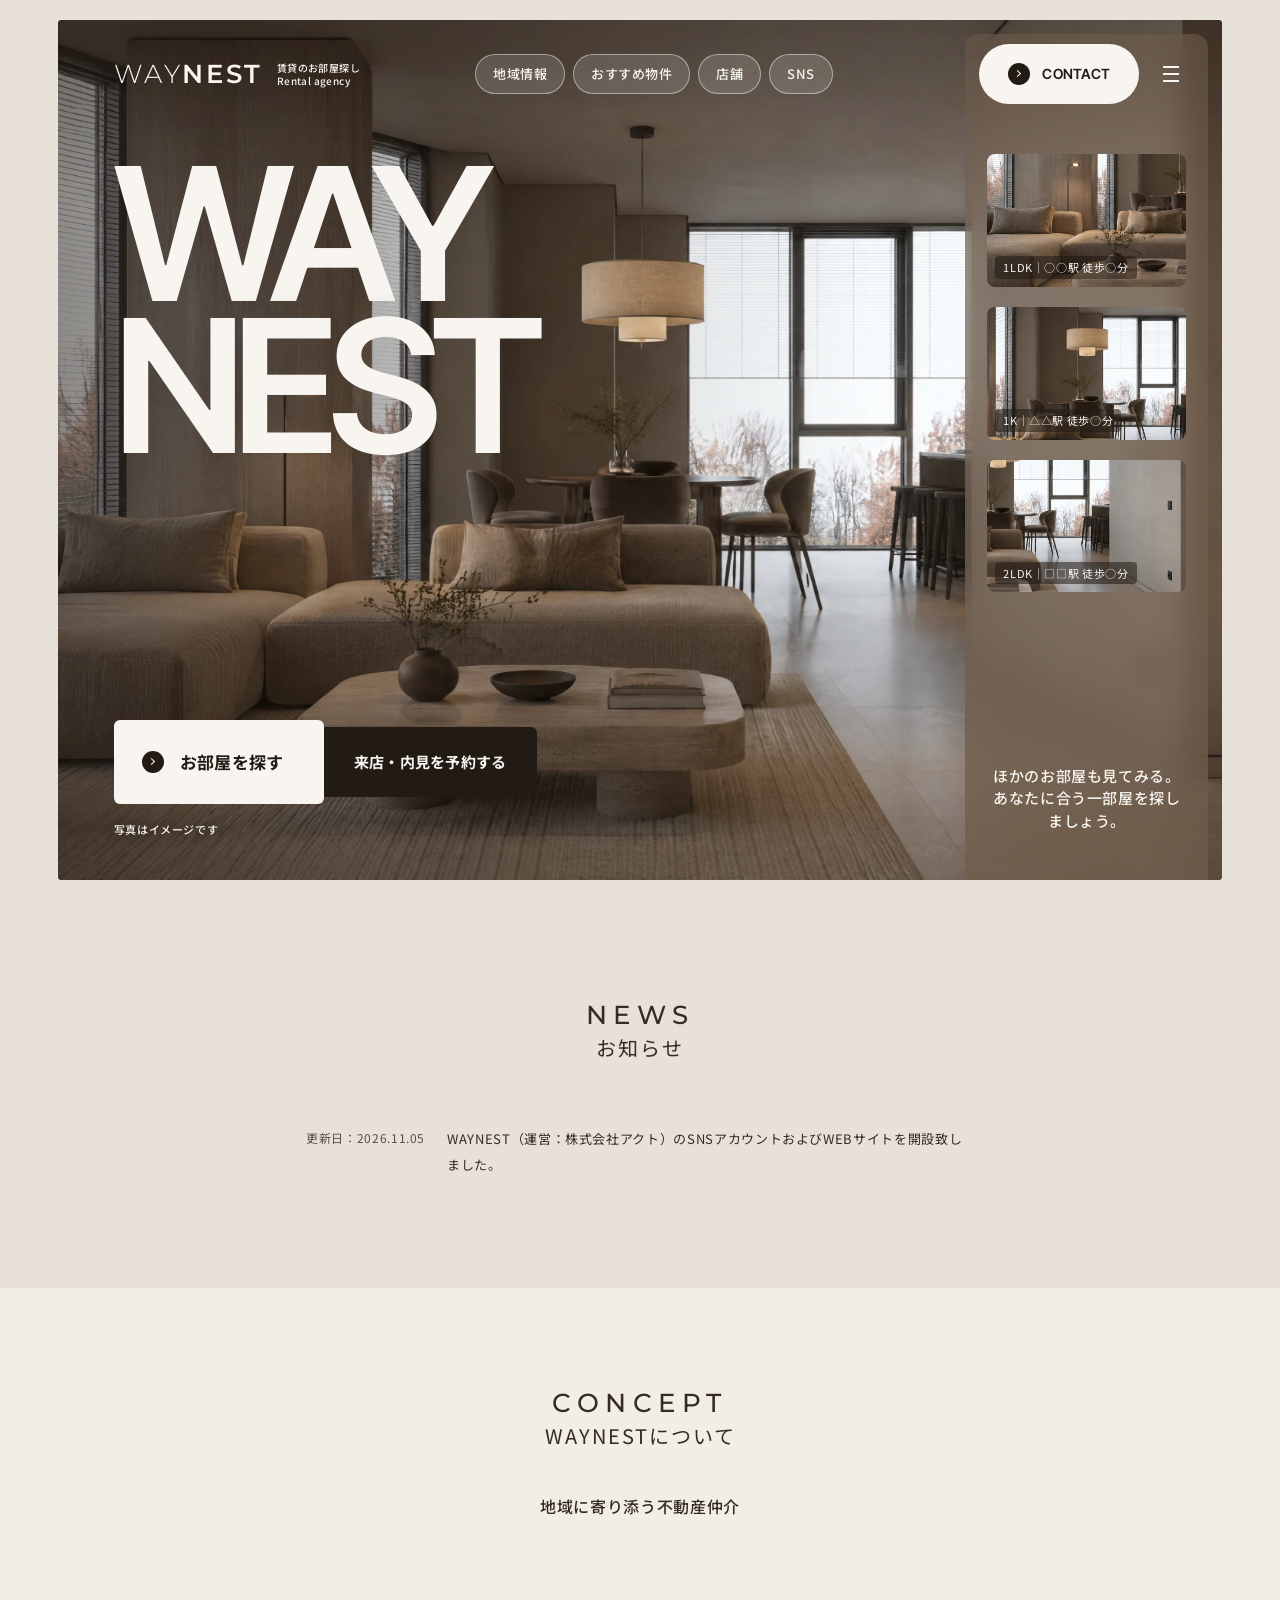
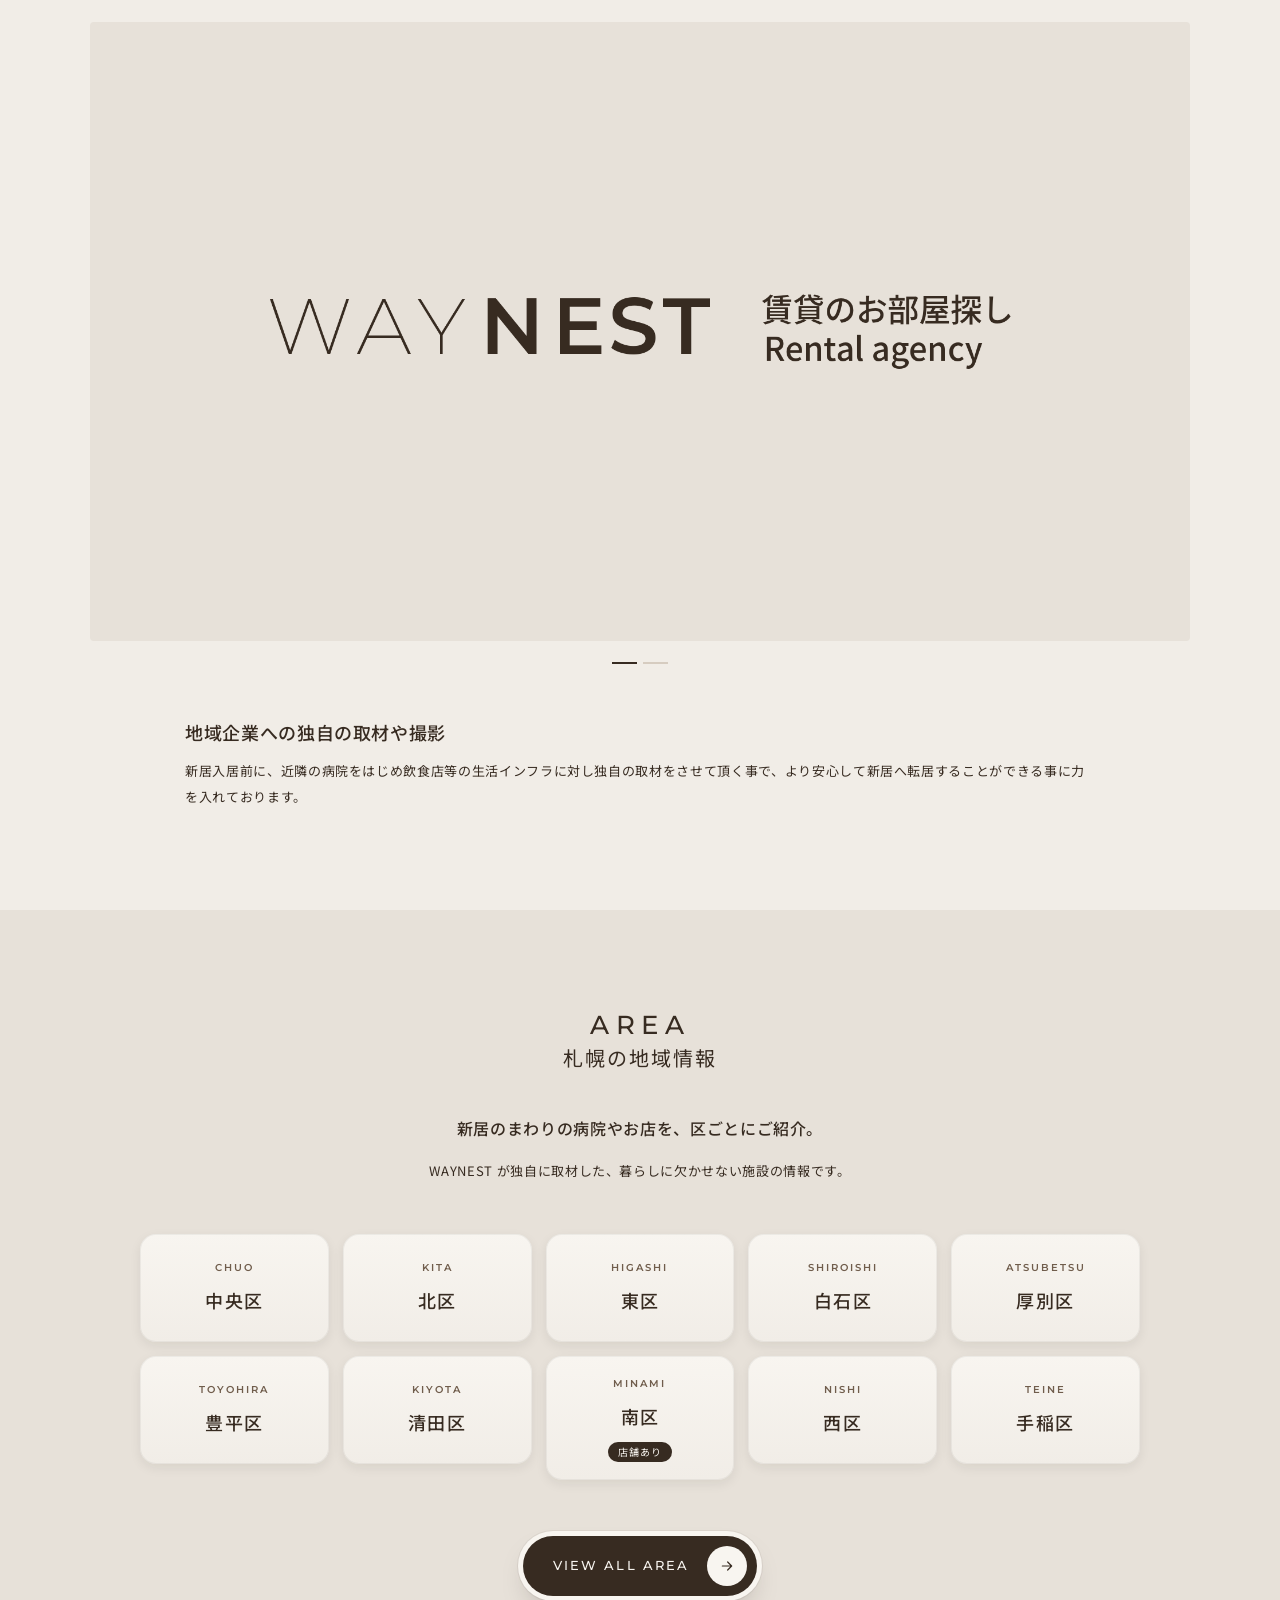
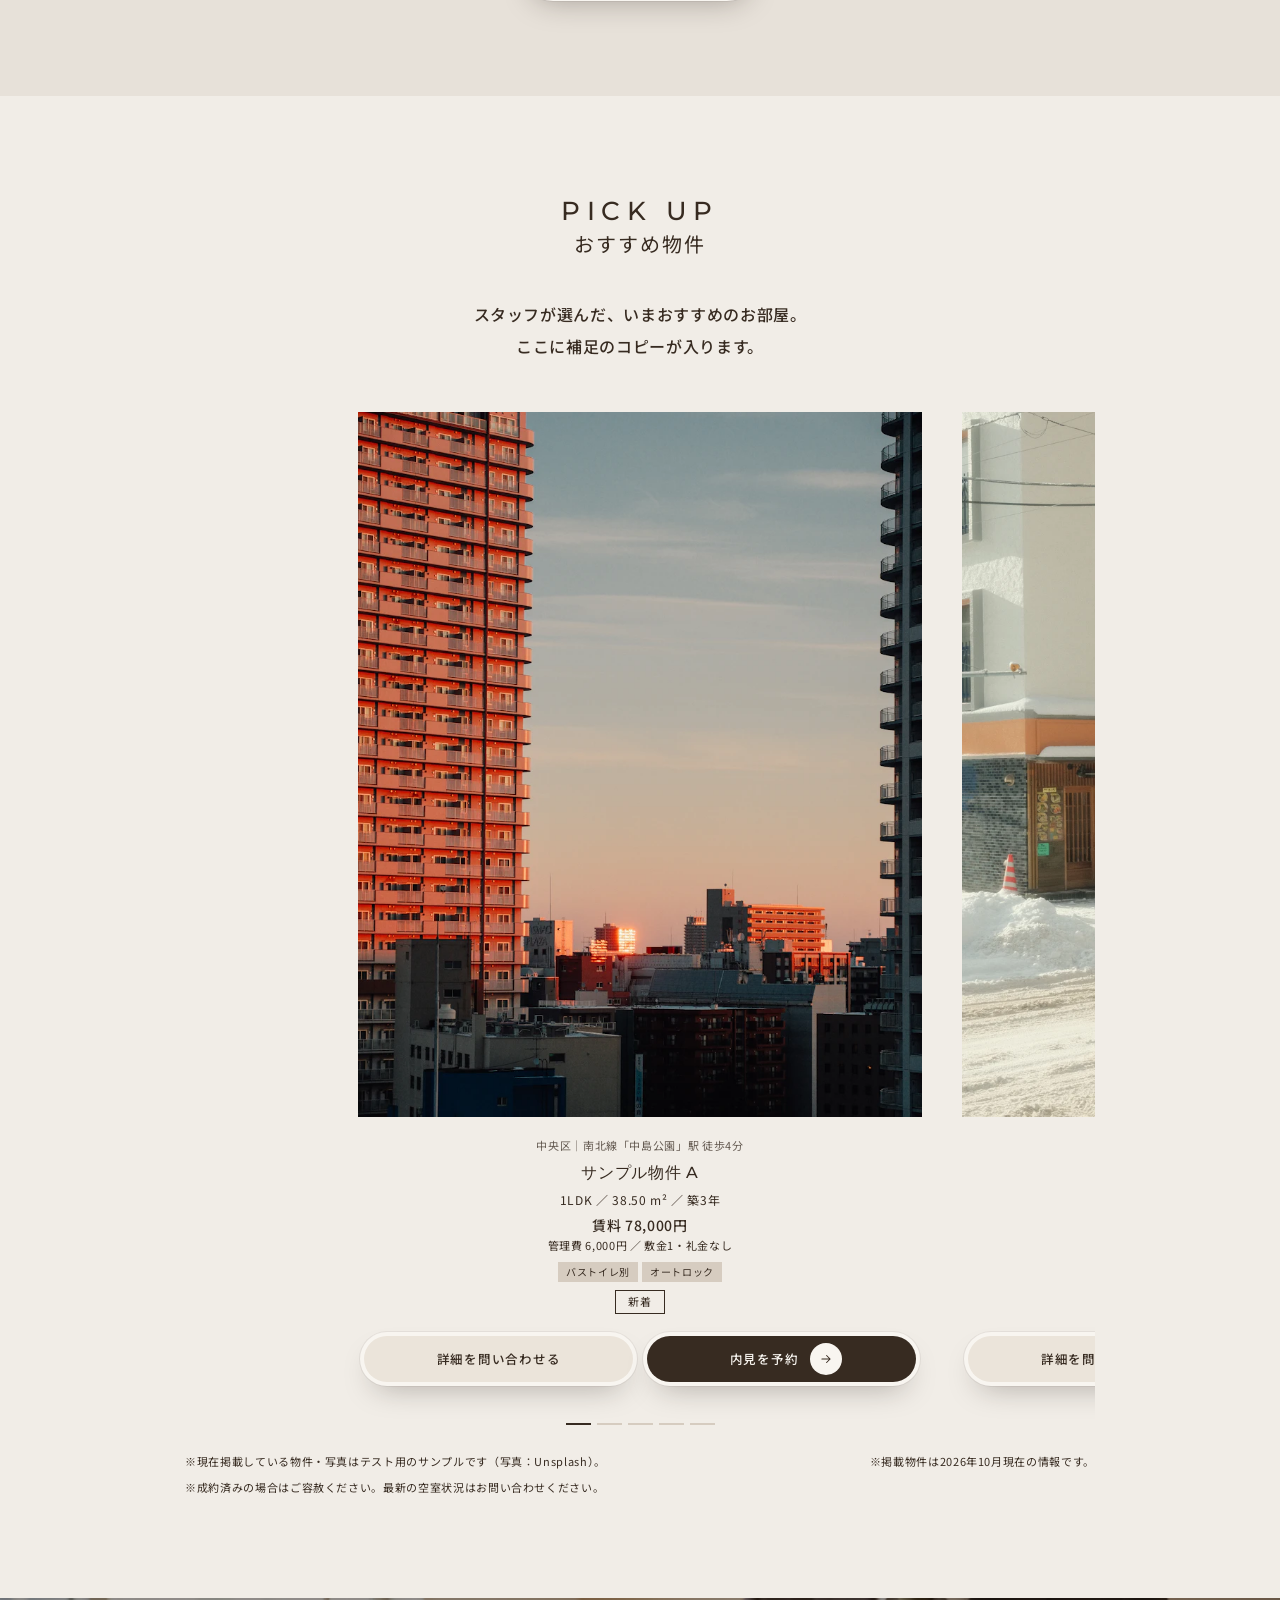
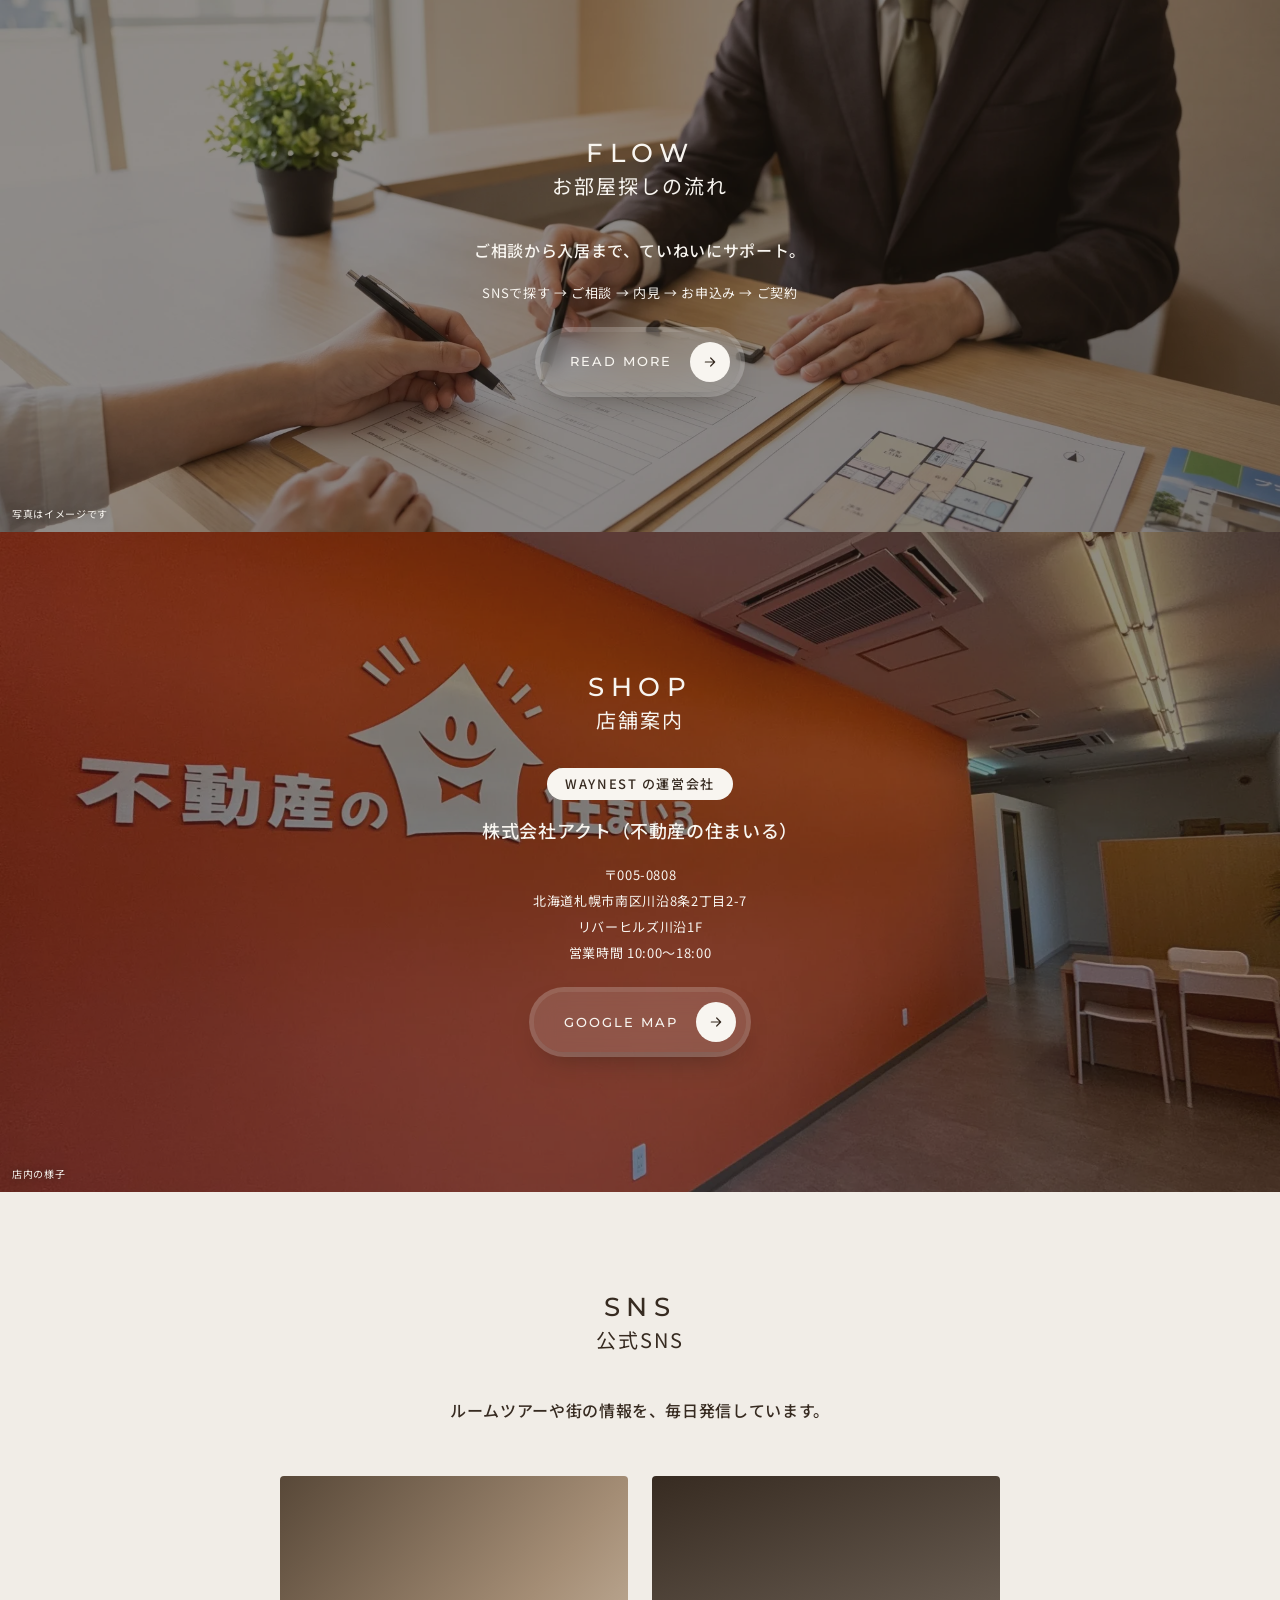
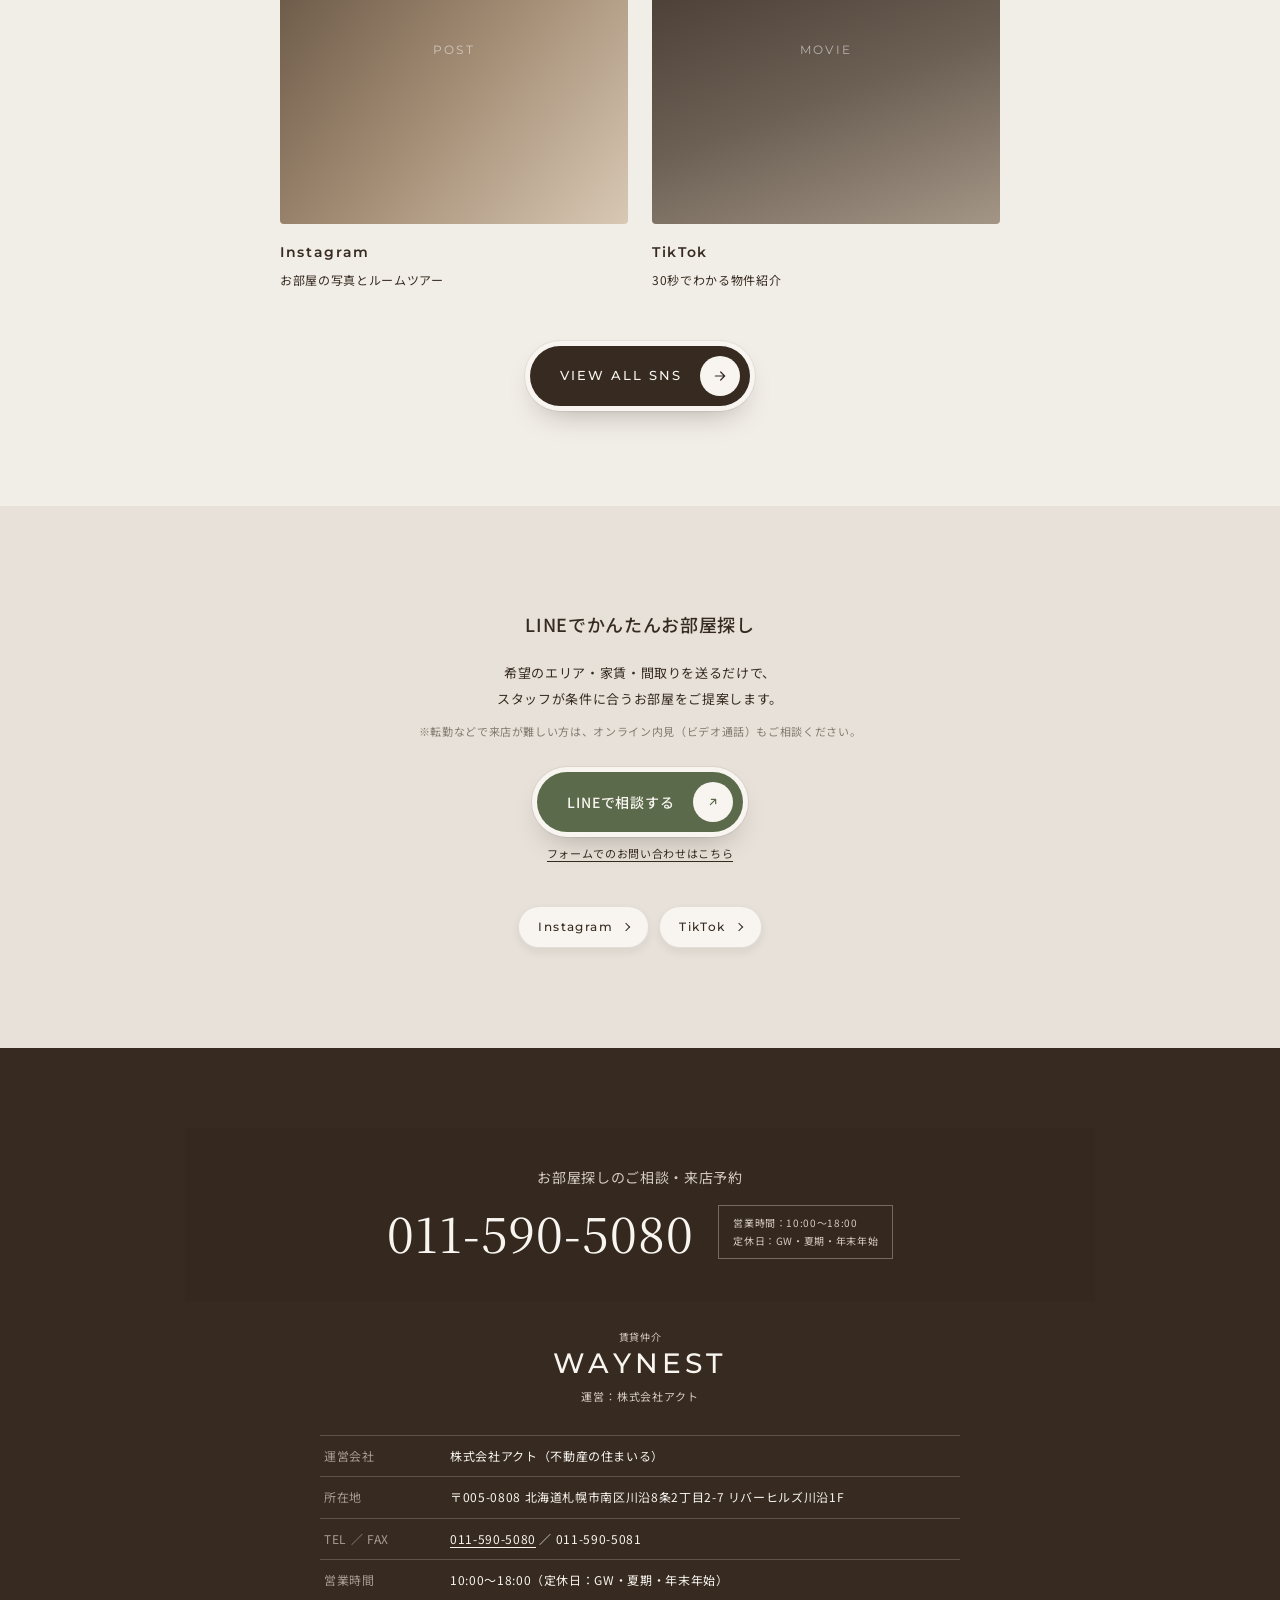
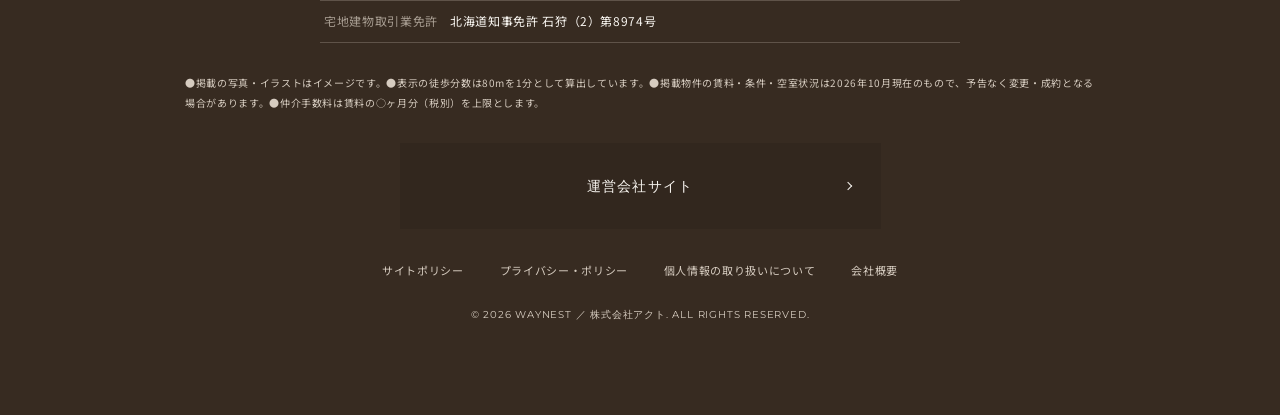
<file: index.html>
<!DOCTYPE html>
<html lang="ja">
<head>
  <meta charset="UTF-8" />
  <meta name="robots" content="noindex, nofollow" />
  <meta name="viewport" content="width=device-width, initial-scale=1.0, viewport-fit=cover" />
  <script src="./wn-gate.js"></script>
  <meta name="description" content="WAYNEST（ウェイネスト）は賃貸のお部屋探しをお手伝いする仲介ブランドです。（画像・テキストは仮）" />
  <!-- SNS シェア用（差し替え） -->
  <meta property="og:title" content="WAYNEST｜賃貸のお部屋探し" />
  <meta property="og:description" content="ここにSNSで表示される説明文が入ります。" />
  <meta property="og:image" content="./ogp.jpg" />
  <meta name="twitter:card" content="summary_large_image" />
  <title>WAYNEST｜賃貸のお部屋探し</title>
  <link rel="preconnect" href="https://fonts.googleapis.com" />
  <link rel="preconnect" href="https://fonts.gstatic.com" crossorigin />
  <link rel="stylesheet" href="https://fonts.googleapis.com/css2?family=Inter+Tight:wght@500;600&family=Montserrat:wght@300;400;500;600&family=Noto+Sans+JP:wght@400;500;700&family=Noto+Serif+JP:wght@400&display=swap" />
  <link rel="stylesheet" href="./style.css" />
  <script defer src="./wn-edit.js"></script>
  <script defer src="./wn-button.js"></script>
  <script defer src="./script.js"></script>
  <script type="module" src="./search.js"></script>
</head>

<body>
  <!-- ===== Header ===== -->
  <header class="lp-header" data-header>
    <a class="lp-header__logo wn-logo" href="#top" aria-label="WAYNEST トップへ">
      <span class="lp-header__name-en"><span class="lp-header__thin">WAY</span>NEST</span>
      <span class="lp-header__tagline">賃貸のお部屋探し<br />Rental agency</span>
    </a>
    <nav class="lp-gnav" aria-label="メインナビゲーション" data-gnav>
      <a href="#area">地域情報</a>
      <a href="#pickup">おすすめ物件</a>
      <a href="#shop">店舗</a>
      <a href="#sns">SNS</a>
    </nav>
    <div class="lp-header__right">
      <a class="lp-pill" href="#contact"><span class="lp-pill__icon" aria-hidden="true"></span>CONTACT</a>
      <button class="lp-drawer" type="button" aria-label="メニューを開く" aria-controls="lp-menu" aria-expanded="false" data-drawer>
        <span></span><span></span><span></span>
      </button>
    </div>
  </header>

  <!-- ===== Global menu ===== -->
  <div class="lp-menu" id="lp-menu" aria-hidden="true" data-menu>
    <div class="lp-menu__body">
      <ul class="lp-menu__list">
        <li><a href="#top">トップ</a></li>
        <li><a href="#concept">WAYNESTについて</a></li>
        <li><a href="#area">札幌の地域情報</a></li>
        <li><a href="#pickup"><i class="lp-new">NEW</i>おすすめ物件</a></li>
        <li><a href="#flow">お部屋探しの流れ</a></li>
        <li><a href="#shop">店舗案内</a></li>
        <li><a href="#sns">SNS</a></li>
        <li><a href="#contact">LINEで相談</a></li>
        <li><a href="#news">お知らせ</a></li>
      </ul>
      <div class="lp-menu__cta">
        <a class="lp-menu__button" href="#pickup">おすすめ物件を見る</a>
        <a class="lp-menu__button" href="./entry.html?type=visit">来店・内見を予約する</a>
      </div>
    </div>
  </div>

  <main id="top">
    <!-- ===== Hero（動画 or 画像） ===== -->
    <section class="lp-hero">
      <div class="lp-hero__frame">
        <!-- 写真を足すと自動でスライドショーになり、ドットも出る。動画なら <video class="lp-hero__media" ... autoplay muted loop playsinline> -->
        <div class="lp-hero__slides" data-hero-slides>
          <img class="lp-hero__media is-active" src="./images/hero.webp" width="2000" height="1125" alt="自然光の入る、ベージュを基調にしたリビングダイニング" fetchpriority="high" />
        </div>

        <div class="lp-hero__body">
          <h1 class="lp-hero__title" aria-label="WAYNEST"><span>WAY</span><span>NEST</span></h1>          <div class="lp-hero__cta">
            <a class="lp-hero__btn lp-hero__btn--light" href="#pickup"><span class="lp-hero__icon" aria-hidden="true"></span>お部屋を探す</a>
            <a class="lp-hero__btn lp-hero__btn--dark" href="./entry.html?type=visit">来店・内見を予約する</a>
          </div>
          <p class="lp-caption lp-caption--hero">写真はイメージです</p>
        </div>

        <div class="lp-hero__dots" data-hero-dots hidden></div>

        <!-- 右パネル：おすすめ物件のサムネイル（今はヒーロー写真の切り抜きで仮置き） -->
        <aside class="lp-hero__panel" aria-label="おすすめ物件">
          <ul class="lp-hero__thumbs">
            <li><a href="#pickup"><span class="lp-hero__thumb" style="background-position: 18% 72%;"></span><span class="lp-hero__thumb-label">1LDK｜○○駅 徒歩○分</span></a></li>
            <li><a href="#pickup"><span class="lp-hero__thumb" style="background-position: 50% 38%;"></span><span class="lp-hero__thumb-label">1K｜△△駅 徒歩○分</span></a></li>
            <li><a href="#pickup"><span class="lp-hero__thumb" style="background-position: 78% 64%;"></span><span class="lp-hero__thumb-label">2LDK｜□□駅 徒歩○分</span></a></li>
          </ul>
          <p class="lp-hero__panel-text">ほかのお部屋も見てみる。<br />あなたに合う一部屋を探しましょう。</p>
        </aside>
      </div>
    </section>

    <!-- ===== News ===== -->
    <section class="lp-section" id="news">
      <h2 class="lp-headline">
        <span class="lp-headline__en">NEWS</span>
        <span class="lp-headline__jp">お知らせ</span>
      </h2>
      <div class="lp-news">
        <div class="lp-news__item">
          <time class="lp-news__date" datetime="2026-11-05">更新日：2026.11.05</time>
          <p class="lp-news__title">WAYNEST（運営：株式会社アクト）のSNSアカウントおよびWEBサイトを開設致しました。</p>
        </div>
      </div>
    </section>

    <!-- ===== Concept ===== -->
    <section class="lp-section lp-section--paper" id="concept">
      <h2 class="lp-headline">
        <span class="lp-headline__en">CONCEPT</span>
        <span class="lp-headline__jp">WAYNESTについて</span>
        <span class="lp-headline__copy">地域に寄り添う不動産仲介</span>
      </h2>
    </section>

    <!-- コンセプトの画像（16:9）：一定時間ごとに次の画像へ切り替える。1.2秒かけてフェードで入れ替える（script.js） -->
    <figure class="lp-photo" data-photo-slides>
      <div class="lp-photo__inner">
        <img class="lp-photo__image is-active" src="./images/concept-logo.png" width="1920" height="1080" alt="WAYNEST　賃貸のお部屋探し　Rental agency" loading="lazy" />
        <img class="lp-photo__image" src="./images/concept-map.webp" width="2000" height="1131" alt="夜の街を上から見た地図。駅から線路と道が光り、その近くに目印の光る点がある" />
      </div>
      <div class="lp-photo__dots" data-photo-dots></div>
    </figure>

    <section class="lp-section lp-section--paper lp-section--pt0">
      <article class="lp-article">
        <p class="lp-article__title">地域企業への独自の取材や撮影</p>
        <p class="lp-article__copy">
          新居入居前に、近隣の病院をはじめ飲食店等の生活インフラに対し独自の取材をさせて頂く事で、より安心して新居へ転居することができる事に力を入れております。
        </p>
      </article>
    </section>

    <!-- ===== AREA（札幌の地域情報。区ごとの施設は area.html へ） ===== -->
    <section class="lp-section" id="area">
      <h2 class="lp-headline">
        <span class="lp-headline__en">AREA</span>
        <span class="lp-headline__jp">札幌の地域情報</span>
        <span class="lp-headline__copy">新居のまわりの病院やお店を、区ごとにご紹介。</span>
        <span class="lp-headline__subcopy">WAYNEST が独自に取材した、暮らしに欠かせない施設の情報です。</span>
      </h2>

      <ul class="lp-areagrid">
        <li><a href="./area.html#chuo"><span class="lp-areagrid__en">CHUO</span><span class="lp-areagrid__jp">中央区</span></a></li>
        <li><a href="./area.html#kita"><span class="lp-areagrid__en">KITA</span><span class="lp-areagrid__jp">北区</span></a></li>
        <li><a href="./area.html#higashi"><span class="lp-areagrid__en">HIGASHI</span><span class="lp-areagrid__jp">東区</span></a></li>
        <li><a href="./area.html#shiroishi"><span class="lp-areagrid__en">SHIROISHI</span><span class="lp-areagrid__jp">白石区</span></a></li>
        <li><a href="./area.html#atsubetsu"><span class="lp-areagrid__en">ATSUBETSU</span><span class="lp-areagrid__jp">厚別区</span></a></li>
        <li><a href="./area.html#toyohira"><span class="lp-areagrid__en">TOYOHIRA</span><span class="lp-areagrid__jp">豊平区</span></a></li>
        <li><a href="./area.html#kiyota"><span class="lp-areagrid__en">KIYOTA</span><span class="lp-areagrid__jp">清田区</span></a></li>
        <li><a href="./area.html#minami"><span class="lp-areagrid__en">MINAMI</span><span class="lp-areagrid__jp">南区</span><span class="lp-areagrid__shop">店舗あり</span></a></li>
        <li><a href="./area.html#nishi"><span class="lp-areagrid__en">NISHI</span><span class="lp-areagrid__jp">西区</span></a></li>
        <li><a href="./area.html#teine"><span class="lp-areagrid__en">TEINE</span><span class="lp-areagrid__jp">手稲区</span></a></li>
      </ul>

      <a class="wn-btn wn-btn--center" href="./area.html"><span class="wn-btn__label">VIEW ALL AREA</span><span class="wn-btn__icon wn-btn__icon--arrow" aria-hidden="true"><svg viewBox="0 0 24 24"><path d="M5 12h14M13 6l6 6-6 6"/></svg></span></a>
    </section>

    <!-- ===== Search（物件検索。選択肢と件数は search.js が rooms.js から入れる。送信先は search.html）
         2026-10-30 一旦非表示。再開するときは hidden を外し、ナビ・メニュー・「物件を探す」・ALL ROOMS に #search ／ search.html への導線を戻す ===== -->
    <section class="lp-section lp-section--paper" id="search" hidden>
      <h2 class="lp-headline">
        <span class="lp-headline__en">FIND YOUR ROOM</span>
        <span class="lp-headline__jp">お部屋を探す</span>
        <span class="lp-headline__subcopy">掲載物件数 ○,○○○件（2026年10月現在）</span>
      </h2>

      <form class="lp-finder" action="./search.html" method="get" role="search" aria-label="物件検索" data-finder>
        <!-- キーワード欄：うしろにぼかした光（__glow）を敷いた板の上に、入力と検索ボタン -->
        <div class="lp-finder__keyword">
          <span class="lp-finder__glow" aria-hidden="true"></span>
          <input type="search" name="q" placeholder="駅名・エリア・物件名など" aria-label="キーワード" enterkeyhint="search" />
          <button class="lp-finder__go" type="submit" aria-label="この条件で検索する"><svg viewBox="0 0 20 20" aria-hidden="true"><path fill="currentColor" fill-rule="evenodd" d="M4 9a5 5 0 1110 0A5 5 0 014 9zm5-7a7 7 0 104.2 12.6.999.999 0 00.093.107l3 3a1 1 0 001.414-1.414l-3-3a.999.999 0 00-.107-.093A7 7 0 009 2z"/></svg></button>
        </div>
        <div class="lp-finder__grid">
          <label class="lp-finder__field"><span>エリア</span><select name="ward" data-fill="ward"><option value="">指定なし</option></select></label>
          <label class="lp-finder__field"><span>路線</span><select name="line" data-fill="line"><option value="">指定なし</option></select></label>
          <label class="lp-finder__field"><span>賃料</span><select name="rent" data-fill="rent"><option value="">上限なし</option></select></label>
          <label class="lp-finder__field"><span>駅徒歩</span><select name="walk" data-fill="walk"><option value="">指定なし</option></select></label>
        </div>
        <fieldset class="lp-finder__group">
          <legend>間取り</legend>
          <div class="lp-finder__chips" data-fill="layout"></div>
        </fieldset>
        <fieldset class="lp-finder__group">
          <legend>こだわり条件</legend>
          <div class="lp-finder__chips" data-fill="feature"></div>
        </fieldset>
        <div class="lp-finder__actions">
          <button class="lp-finder__reset" type="reset">条件をクリア</button>
          <button class="wn-btn wn-btn--jp" type="submit"><span class="wn-btn__label">この条件で探す（<b data-finder-count>-</b>件）</span><span class="wn-btn__icon wn-btn__icon--arrow" aria-hidden="true"><svg viewBox="0 0 24 24"><path d="M5 12h14M13 6l6 6-6 6"/></svg></span></button>
        </div>
      </form>
    </section>

    <!-- ===== Pick up（おすすめ物件スライダー） ===== -->
    <section class="lp-section lp-section--paper" id="pickup">
      <h2 class="lp-headline">
        <span class="lp-headline__en">PICK UP</span>
        <span class="lp-headline__jp">おすすめ物件</span>
        <span class="lp-headline__copy">スタッフが選んだ、いまおすすめのお部屋。<br />ここに補足のコピーが入ります。</span>
      </h2>

      <div class="lp-slider" data-slider>
        <div class="lp-slider__track" data-slider-track>
          <!-- 2026-10-31 テスト用：物件情報は rooms.js のサンプル（r01・r02・r05・r07・r11）、写真は Unsplash の無料写真（images/rooms/）。本番の物件に差し替える -->
          <div class="lp-card">
            <img class="lp-card__image" src="./images/rooms/sample-a.webp" width="800" height="1000" alt="夕焼けの空の下に建つ高層マンション" loading="lazy" />
            <p class="lp-card__area">中央区｜南北線「中島公園」駅 徒歩4分</p>
            <p class="lp-card__title">サンプル物件 A</p>
            <p class="lp-card__text">1LDK ／ 38.50 m² ／ 築3年</p>
            <p class="lp-card__rent">賃料 78,000円 <small>管理費 6,000円 ／ 敷金1・礼金なし</small></p>
            <ul class="lp-card__tags"><li>バストイレ別</li><li>オートロック</li></ul>
            <span class="lp-card__status">新着</span>
            <div class="lp-card__actions"><a class="wn-btn wn-btn--light wn-btn--sm wn-btn--jp wn-btn--block" href="./entry.html?type=detail&amp;id=r01"><span class="wn-btn__label">詳細を問い合わせる</span></a><a class="wn-btn wn-btn--sm wn-btn--jp wn-btn--block" href="./entry.html?type=visit&amp;id=r01"><span class="wn-btn__label">内見を予約</span><span class="wn-btn__icon wn-btn__icon--arrow" aria-hidden="true"><svg viewBox="0 0 24 24"><path d="M5 12h14M13 6l6 6-6 6"/></svg></span></a></div>
          </div>
          <div class="lp-card">
            <img class="lp-card__image" src="./images/rooms/sample-b.webp" width="800" height="1000" alt="雪の積もった道沿いに建つ低層のマンション" loading="lazy" />
            <p class="lp-card__area">南区｜南北線「真駒内」駅 徒歩7分</p>
            <p class="lp-card__title">サンプル物件 B</p>
            <p class="lp-card__text">2LDK ／ 55.20 m² ／ 築12年</p>
            <p class="lp-card__rent">賃料 68,000円 <small>管理費 4,000円 ／ 敷金1・礼金なし</small></p>
            <ul class="lp-card__tags"><li>ペット可</li><li>駐車場あり</li></ul>
            <span class="lp-card__status">新着</span>
            <div class="lp-card__actions"><a class="wn-btn wn-btn--light wn-btn--sm wn-btn--jp wn-btn--block" href="./entry.html?type=detail&amp;id=r02"><span class="wn-btn__label">詳細を問い合わせる</span></a><a class="wn-btn wn-btn--sm wn-btn--jp wn-btn--block" href="./entry.html?type=visit&amp;id=r02"><span class="wn-btn__label">内見を予約</span><span class="wn-btn__icon wn-btn__icon--arrow" aria-hidden="true"><svg viewBox="0 0 24 24"><path d="M5 12h14M13 6l6 6-6 6"/></svg></span></a></div>
          </div>
          <div class="lp-card">
            <img class="lp-card__image" src="./images/rooms/sample-e.webp" width="800" height="1000" alt="青空を背に、各階にバルコニーが並ぶマンション" loading="lazy" />
            <p class="lp-card__area">中央区｜東西線「円山公園」駅 徒歩6分</p>
            <p class="lp-card__title">サンプル物件 E</p>
            <p class="lp-card__text">1LDK ／ 42.80 m² ／ 新築</p>
            <p class="lp-card__rent">賃料 98,000円 <small>管理費 8,000円 ／ 敷金1・礼金1</small></p>
            <ul class="lp-card__tags"><li>新築</li><li>デザイナーズ</li></ul>
            <span class="lp-card__status">新着</span>
            <div class="lp-card__actions"><a class="wn-btn wn-btn--light wn-btn--sm wn-btn--jp wn-btn--block" href="./entry.html?type=detail&amp;id=r05"><span class="wn-btn__label">詳細を問い合わせる</span></a><a class="wn-btn wn-btn--sm wn-btn--jp wn-btn--block" href="./entry.html?type=visit&amp;id=r05"><span class="wn-btn__label">内見を予約</span><span class="wn-btn__icon wn-btn__icon--arrow" aria-hidden="true"><svg viewBox="0 0 24 24"><path d="M5 12h14M13 6l6 6-6 6"/></svg></span></a></div>
          </div>
          <div class="lp-card">
            <img class="lp-card__image" src="./images/rooms/sample-g.webp" width="800" height="1000" alt="夕暮れの街に並ぶ2棟のマンション" loading="lazy" />
            <p class="lp-card__area">西区｜東西線「琴似」駅 徒歩4分</p>
            <p class="lp-card__title">サンプル物件 G</p>
            <p class="lp-card__text">1DK ／ 30.10 m² ／ 築10年</p>
            <p class="lp-card__rent">賃料 52,000円 <small>管理費 3,000円 ／ 敷金なし・礼金なし</small></p>
            <ul class="lp-card__tags"><li>バストイレ別</li><li>オートロック</li></ul>
            <span class="lp-card__status is-soon">内見可</span>
            <div class="lp-card__actions"><a class="wn-btn wn-btn--light wn-btn--sm wn-btn--jp wn-btn--block" href="./entry.html?type=detail&amp;id=r07"><span class="wn-btn__label">詳細を問い合わせる</span></a><a class="wn-btn wn-btn--sm wn-btn--jp wn-btn--block" href="./entry.html?type=visit&amp;id=r07"><span class="wn-btn__label">内見を予約</span><span class="wn-btn__icon wn-btn__icon--arrow" aria-hidden="true"><svg viewBox="0 0 24 24"><path d="M5 12h14M13 6l6 6-6 6"/></svg></span></a></div>
          </div>
          <div class="lp-card">
            <img class="lp-card__image" src="./images/rooms/sample-k.webp" width="800" height="1000" alt="青空の下の、白い外壁に赤いバルコニーのマンション" loading="lazy" />
            <p class="lp-card__area">中央区｜東豊線「豊水すすきの」駅 徒歩3分</p>
            <p class="lp-card__title">サンプル物件 K</p>
            <p class="lp-card__text">1R ／ 22.70 m² ／ 築2年</p>
            <p class="lp-card__rent">賃料 58,000円 <small>管理費 5,000円 ／ 敷金なし・礼金なし</small></p>
            <ul class="lp-card__tags"><li>家具家電付き</li><li>デザイナーズ</li></ul>
            <span class="lp-card__status is-full">申込あり</span>
            <div class="lp-card__actions"><a class="wn-btn wn-btn--light wn-btn--sm wn-btn--jp wn-btn--block" href="./entry.html?type=detail&amp;id=r11"><span class="wn-btn__label">空き予定を問い合わせる</span></a></div>
          </div>
        </div>
        <div class="lp-slider__dots" data-slider-dots></div>
      </div>

      <div class="lp-legend">
        <p>※現在掲載している物件・写真はテスト用のサンプルです（写真：Unsplash）。</p>
        <p>※掲載物件は2026年10月現在の情報です。</p>
        <p>※成約済みの場合はご容赦ください。最新の空室状況はお問い合わせください。</p>
      </div>

      <!-- ALL ROOMS（物件検索ページへ）：検索を再開するまで非表示
      <a class="wn-btn wn-btn--center" href="./search.html"><span class="wn-btn__label">ALL ROOMS</span><span class="wn-btn__icon wn-btn__icon--arrow" aria-hidden="true"><svg viewBox="0 0 24 24"><path d="M5 12h14M13 6l6 6-6 6"/></svg></span></a> -->
    </section>

    <a class="lp-cover lp-cover--bright" id="flow" href="./flow.html">
      <img class="lp-cover__bg" src="./images/flow.webp" width="2000" height="1116" alt="" loading="lazy" />
      <p class="lp-caption">写真はイメージです</p>
      <div class="lp-cover__inner">
        <h2 class="lp-headline lp-headline--light">
          <span class="lp-headline__en">FLOW</span>
          <span class="lp-headline__jp">お部屋探しの流れ</span>
          <span class="lp-headline__copy">ご相談から入居まで、ていねいにサポート。</span>
          <span class="lp-headline__subcopy">SNSで探す → ご相談 → 内見 → お申込み → ご契約</span>
        </h2>
        <span class="wn-btn wn-btn--glass"><span class="wn-btn__label">READ MORE</span><span class="wn-btn__icon wn-btn__icon--arrow" aria-hidden="true"><svg viewBox="0 0 24 24"><path d="M5 12h14M13 6l6 6-6 6"/></svg></span></span>
      </div>
    </a>

    <!-- 住所・営業時間はフッターの運営会社情報と同じ。変えるときは両方そろえる -->
    <a class="lp-cover lp-cover--bright" id="shop" href="https://maps.app.goo.gl/Xna31C6DSVPTMoMP7" target="_blank" rel="noopener noreferrer">
      <img class="lp-cover__bg" src="./images/shop.webp" width="1920" height="1440" alt="" loading="lazy" />
      <p class="lp-caption">店内の様子</p>
      <div class="lp-cover__inner">
        <h2 class="lp-headline lp-headline--light">
          <span class="lp-headline__en">SHOP</span>
          <span class="lp-headline__jp">店舗案内</span>
          <span class="lp-headline__label">WAYNEST の運営会社</span>
          <span class="lp-headline__copy">株式会社アクト（不動産の住まいる）</span>
          <span class="lp-headline__subcopy">〒005-0808<br />北海道札幌市南区川沿8条2丁目2-7<br />リバーヒルズ川沿1F<br />営業時間 10:00〜18:00</span>
        </h2>
        <span class="wn-btn wn-btn--glass"><span class="wn-btn__label">GOOGLE MAP</span><span class="wn-btn__icon wn-btn__icon--arrow" aria-hidden="true"><svg viewBox="0 0 24 24"><path d="M5 12h14M13 6l6 6-6 6"/></svg></span></span>
      </div>
    </a>

    <!-- ===== SNS（各アカウントの紹介。くわしくは sns.html へ） ===== -->
    <section class="lp-section lp-section--paper" id="sns">
      <h2 class="lp-headline">
        <span class="lp-headline__en">SNS</span>
        <span class="lp-headline__jp">公式SNS</span>
        <span class="lp-headline__copy">ルームツアーや街の情報を、毎日発信しています。</span>
      </h2>

      <ul class="lp-snsgrid">
        <li>
          <a class="lp-snsgrid__item" href="./sns.html#instagram">
            <span class="lp-snsgrid__image ph ph--warm" data-label="POST"></span>
            <span class="lp-snsgrid__name">Instagram</span>
            <span class="lp-snsgrid__text">お部屋の写真とルームツアー</span>
          </a>
        </li>
        <li>
          <a class="lp-snsgrid__item" href="./sns.html#tiktok">
            <span class="lp-snsgrid__image ph ph--city" data-label="MOVIE"></span>
            <span class="lp-snsgrid__name">TikTok</span>
            <span class="lp-snsgrid__text">30秒でわかる物件紹介</span>
          </a>
        </li>
      </ul>

      <a class="wn-btn wn-btn--center" href="./sns.html"><span class="wn-btn__label">VIEW ALL SNS</span><span class="wn-btn__icon wn-btn__icon--arrow" aria-hidden="true"><svg viewBox="0 0 24 24"><path d="M5 12h14M13 6l6 6-6 6"/></svg></span></a>
    </section>

    <!-- ===== LINE ===== -->
    <section class="lp-section" id="contact">
      <div class="lp-limited">
        <p class="lp-limited__title">LINEでかんたんお部屋探し</p>
        <p class="lp-limited__copy">希望のエリア・家賃・間取りを送るだけで、<br />スタッフが条件に合うお部屋をご提案します。</p>
        <!-- オンライン内見は転勤などで来店できない方だけ。目立たせず、ここで小さく案内する -->
        <p class="lp-limited__note">※転勤などで来店が難しい方は、オンライン内見（ビデオ通話）もご相談ください。</p>
        <a class="wn-btn wn-btn--line wn-btn--jp wn-btn--center" href="#"><span class="wn-btn__label">LINEで相談する</span><span class="wn-btn__icon wn-btn__icon--external" aria-hidden="true"><svg viewBox="0 0 24 24"><path d="M8 16 16 8M9.5 8H16v6.5"/></svg></span></a>
        <a class="lp-sublink" href="#">フォームでのお問い合わせはこちら</a>
        <ul class="lp-sns">
          <li><a href="./sns.html#instagram">Instagram</a></li>
          <li><a href="./sns.html#tiktok">TikTok</a></li>
        </ul>
      </div>
    </section>
  </main>

  <!-- ===== Footer ===== -->
  <footer class="lp-footer" id="footer">
    <div class="lp-footer__body">
      <div class="lp-footer__contact">
        <p class="lp-footer__copy">お部屋探しのご相談・来店予約</p>
        <div class="lp-footer__tel">
          <a class="lp-footer__num" href="tel:0115905080">011-590-5080</a>
          <p class="lp-footer__info">営業時間：10:00〜18:00<br />定休日：GW・夏期・年末年始</p>
        </div>
      </div>

      <a class="lp-footer__logo" href="#top">
        <span class="lp-footer__note">賃貸仲介</span>
        <span class="lp-footer__mark">WAYNEST</span>
        <span class="lp-footer__operator">運営：株式会社アクト</span>
      </a>

      <!-- 運営会社の情報（出典：chintai-smile.com/company/・act-smile.net／2026年10月確認。免許番号は 2026-10-28 にご本人確認） -->
      <dl class="lp-footer__company">
        <div><dt>運営会社</dt><dd>株式会社アクト（不動産の住まいる）</dd></div>
        <div><dt>所在地</dt><dd>〒005-0808 北海道札幌市南区川沿8条2丁目2-7 リバーヒルズ川沿1F</dd></div>
        <div><dt>TEL ／ FAX</dt><dd><a href="tel:0115905080">011-590-5080</a> ／ 011-590-5081</dd></div>
        <div><dt>営業時間</dt><dd>10:00〜18:00（定休日：GW・夏期・年末年始）</dd></div>
        <div><dt>宅地建物取引業免許</dt><dd>北海道知事免許 石狩（2）第8974号</dd></div>
      </dl>

      <p class="lp-footer__notes">
        ●掲載の写真・イラストはイメージです。●表示の徒歩分数は80mを1分として算出しています。●掲載物件の賃料・条件・空室状況は2026年10月現在のもので、予告なく変更・成約となる場合があります。●仲介手数料は賃料の○ヶ月分（税別）を上限とします。
      </p>

      <a class="lp-footer__button" href="https://act-smile.net/?utm_source=GBP&amp;utm_medium=GBP&amp;utm_term=GBP&amp;utm_content=GBP&amp;utm_campaign=GBP" target="_blank" rel="noopener"><span>運営会社サイト</span></a>

      <nav class="lp-footer__nav" aria-label="フッターナビゲーション">
        <ul>
          <li><a href="#">サイトポリシー</a></li>
          <li><a href="#">プライバシー・ポリシー</a></li>
          <li><a href="#">個人情報の取り扱いについて</a></li>
          <li><a href="#">会社概要</a></li>
        </ul>
      </nav>
      <p class="lp-footer__copyright">© 2026 WAYNEST ／ 株式会社アクト. ALL RIGHTS RESERVED.</p>
    </div>
  </footer>

  <!-- ===== 固定 CTA（PC: 右下 / SP: 画面下） ===== -->
  <nav class="lp-aside" aria-label="クイックリンク" data-aside>
    <a class="lp-aside__link" href="./entry.html?type=visit">内見予約</a>
    <a class="lp-aside__link lp-aside__link--line" href="#contact">LINE相談</a>
    <button class="lp-aside__link" type="button" data-modal-open>物件を探す</button>
  </nav>

  <!-- ===== 物件を探すモーダル ===== -->
  <div class="lp-modal" aria-hidden="true" data-modal>
    <div class="lp-modal__panel" role="dialog" aria-modal="true" aria-labelledby="lp-modal-title">
      <button class="lp-modal__close" type="button" aria-label="閉じる" data-modal-close></button>
      <p class="lp-modal__title" id="lp-modal-title">物件を探す</p>
      <p class="lp-modal__date">掲載物件数 ○,○○○件</p>
      <ul class="lp-modal__list">
        <li><a href="#pickup"><span>おすすめ物件 <i class="lp-new">NEW</i></span><b>新着 ○件</b></a></li>
      </ul>
      <a class="lp-modal__more" href="#contact">条件を伝えてLINEで探してもらう</a>
    </div>
  </div>
</body>
</html>
</file>
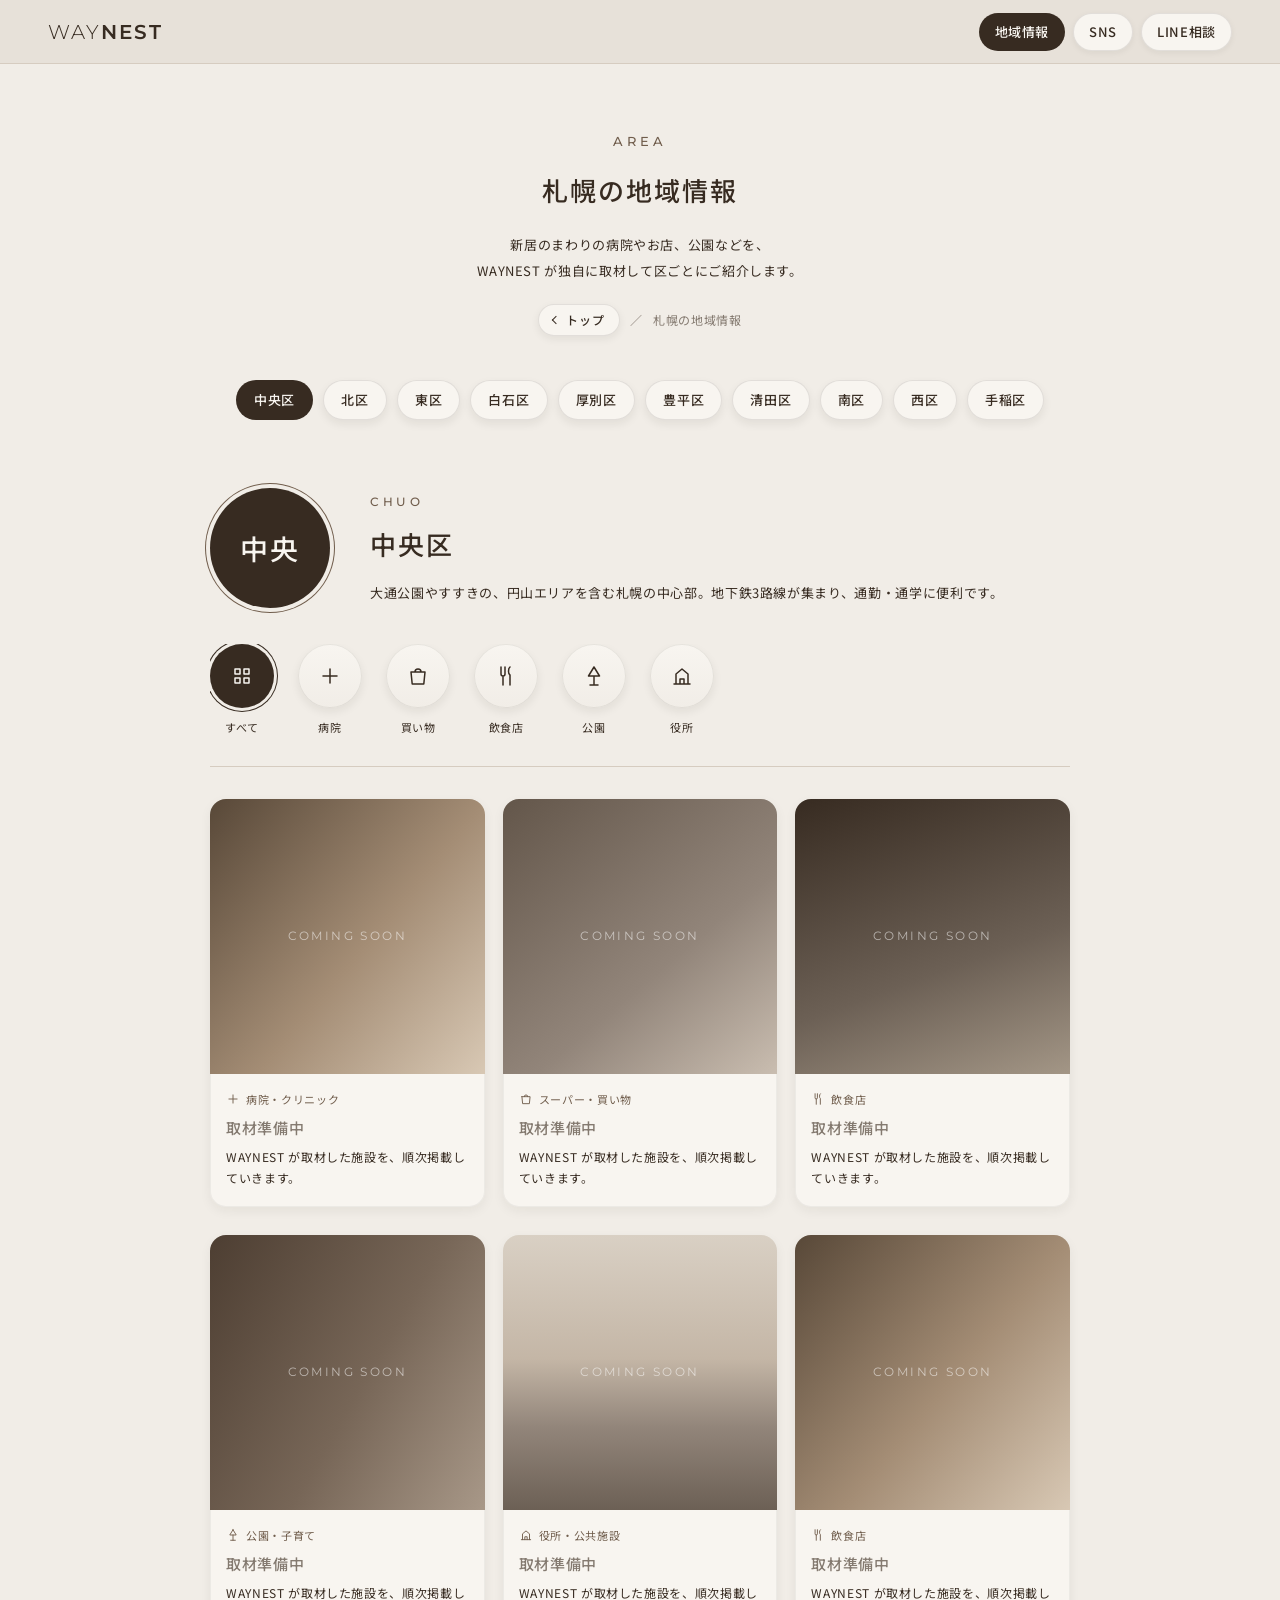
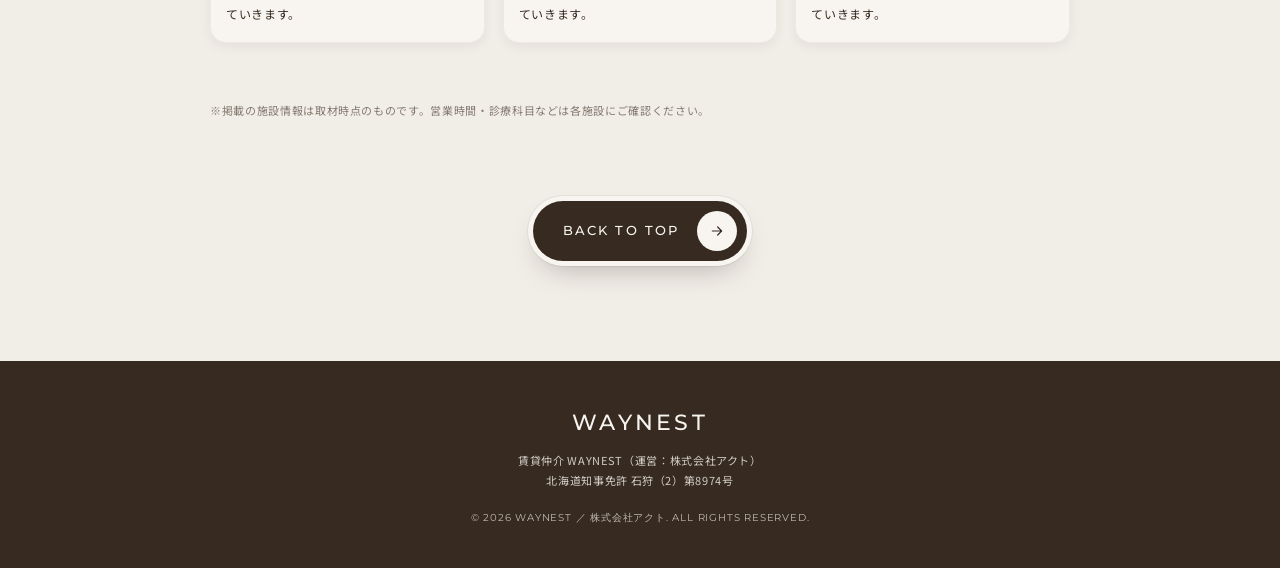
<file: area.html>
<!DOCTYPE html>
<html lang="ja">
<head>
  <meta charset="UTF-8" />
  <meta name="robots" content="noindex, nofollow" />
  <meta name="viewport" content="width=device-width, initial-scale=1.0, viewport-fit=cover" />
  <script src="./wn-gate.js"></script>
  <meta name="description" content="札幌市10区の病院・スーパー・飲食店・公園などの施設情報を、WAYNEST が区ごとにご紹介します。" />
  <title>WAYNEST｜札幌の地域情報</title>
  <link rel="preconnect" href="https://fonts.googleapis.com" />
  <link rel="preconnect" href="https://fonts.gstatic.com" crossorigin />
  <link rel="stylesheet" href="https://fonts.googleapis.com/css2?family=Inter+Tight:wght@500;600&family=Montserrat:wght@300;400;500;600&family=Noto+Sans+JP:wght@400;500;700&display=swap" />
  <link rel="stylesheet" href="./style.css" />
  <link rel="stylesheet" href="./sub.css" />
  <script defer src="./wn-edit.js" data-page="area"></script>
  <script defer src="./wn-button.js"></script>
</head>

<body class="sb-body">
  <header class="sb-header">
    <a class="wn-logo" href="./index.html" aria-label="WAYNEST トップへ">
      <span class="lp-header__name-en"><span class="lp-header__thin">WAY</span>NEST</span>
    </a>
    <nav class="sb-header__nav" aria-label="メインナビゲーション">
      <a href="./area.html" aria-current="page">地域情報</a>
      <a href="./sns.html">SNS</a>
      <a href="./index.html#contact">LINE相談</a>
    </nav>
  </header>

  <main>
    <div class="sb-title">
      <p class="sb-title__en">AREA</p>
      <h1 class="sb-title__jp">札幌の地域情報</h1>
      <p class="sb-title__lead">新居のまわりの病院やお店、公園などを、<br />WAYNEST が独自に取材して区ごとにご紹介します。</p>
      <ol class="sb-crumbs" aria-label="現在地">
        <li><a href="./index.html">トップ</a></li>
        <li>札幌の地域情報</li>
      </ol>
    </div>

    <!-- 区のタブと中身は areas.js から作る。施設（投稿）を足すときは areas.js だけ直せばよい -->
    <ul class="sb-jump sb-jump--sticky" aria-label="区の一覧" data-area-jump></ul>
    <section class="sb-feed" aria-live="polite" data-area-view></section>

    <p class="sb-note sb-area-note">※掲載の施設情報は取材時点のものです。営業時間・診療科目などは各施設にご確認ください。</p>

    <a class="wn-btn wn-btn--center sb-back" href="./index.html"><span class="wn-btn__label">BACK TO TOP</span><span class="wn-btn__icon wn-btn__icon--arrow" aria-hidden="true"><svg viewBox="0 0 24 24"><path d="M5 12h14M13 6l6 6-6 6"/></svg></span></a>
  </main>

  <footer class="sb-footer">
    <p class="sb-footer__mark">WAYNEST</p>
    <p class="sb-footer__text">賃貸仲介 WAYNEST（運営：株式会社アクト）<br />北海道知事免許 石狩（2）第8974号</p>
    <p class="sb-footer__copy">© 2026 WAYNEST ／ 株式会社アクト. ALL RIGHTS RESERVED.</p>
  </footer>

  <script type="module">
    import { AREAS, CATEGORIES } from "./areas.js";

    const esc = (s) => String(s ?? "").replace(/[&<>"']/g, (c) => ({ "&": "&amp;", "<": "&lt;", ">": "&gt;", '"': "&quot;", "'": "&#39;" })[c]);
    const icon = (d) => `<svg viewBox="0 0 24 24" aria-hidden="true"><path d="${d}"/></svg>`;
    const catOf = (id) => CATEGORIES.find((c) => c.id === id) ?? CATEGORIES[0];
    const TONES = ["warm", "stone", "city", "forest", "sky"];
    const ALL = { id: "all", short: "すべて", icon: "M5 5h5v5H5zM14 5h5v5h-5zM5 14h5v5H5zM14 14h5v5h-5z" };

    const jump = document.querySelector("[data-area-jump]");
    const view = document.querySelector("[data-area-view]");
    let area = AREAS[0];
    let filter = "all";

    jump.innerHTML = AREAS.map((a) => `<li><a href="#${a.id}">${a.jp}</a></li>`).join("");

    // 投稿1件（写真＋説明）。写真がなければ仮の画像
    const post = (p, i) => {
      const cat = catOf(p.cat);
      const image = p.image
        ? `<img class="sb-post__image" src="${esc(p.image)}" alt="" loading="lazy" />`
        : `<span class="sb-post__image ph ph--${TONES[i % TONES.length]}" data-label="${p.placeholder ? "COMING SOON" : "PHOTO"}"></span>`;
      const body = `
        ${image}
        <span class="sb-post__body">
          <span class="sb-post__cat">${icon(cat.icon)}${cat.jp}</span>
          <span class="sb-post__name">${esc(p.name)}</span>
          ${p.text ? `<span class="sb-post__text">${esc(p.text)}</span>` : ""}
          ${p.address ? `<span class="sb-post__address">${esc(p.address)}</span>` : ""}
        </span>`;
      const inner = p.url
        ? `<a class="sb-post__inner" href="${esc(p.url)}" target="_blank" rel="noopener noreferrer">${body}</a>`
        : `<div class="sb-post__inner">${body}</div>`;
      return `<li class="sb-post${p.placeholder ? " is-placeholder" : ""}" style="--i:${i}">${inner}</li>`;
    };

    // まだ投稿がないときの仮の投稿（すべて：カテゴリーを順に6件／カテゴリー指定：3件）
    const placeholders = () => {
      const cats = filter === "all" ? [...CATEGORIES, CATEGORIES[2]].map((c) => c.id) : [filter, filter, filter];
      return cats.map((cat) => ({ cat, name: "取材準備中", text: "WAYNEST が取材した施設を、順次掲載していきます。", placeholder: true }));
    };

    const renderGrid = () => {
      const posts = area.posts.filter((p) => filter === "all" || p.cat === filter);
      view.querySelector("[data-area-grid]").innerHTML = (posts.length ? posts : placeholders()).map(post).join("");
      view.querySelectorAll("[data-filter]").forEach((b) => b.setAttribute("aria-pressed", String(b.dataset.filter === filter)));
    };

    const render = () => {
      const count = (id) => area.posts.filter((p) => id === "all" || p.cat === id).length;
      view.innerHTML = `
        <div class="sb-profile">
          <span class="sb-profile__avatar" aria-hidden="true">${area.jp.replace(/区$/, "")}</span>
          <div class="sb-profile__body">
            <p class="sb-profile__en">${area.en}</p>
            <h2 class="sb-profile__name">${area.jp}${area.shop ? `<span class="sb-profile__shop">店舗あり</span>` : ""}</h2>
            <p class="sb-profile__text">${esc(area.text)}</p>
          </div>
        </div>
        <ul class="sb-highlights" aria-label="カテゴリーで絞り込む">
          ${[ALL, ...CATEGORIES].map((c) => `
            <li><button class="sb-highlights__item" type="button" data-filter="${c.id}" aria-pressed="false">
              <span class="sb-highlights__ring">${icon(c.icon)}</span>
              <span class="sb-highlights__label">${c.short}${count(c.id) ? `<small>${count(c.id)}</small>` : ""}</span>
            </button></li>`).join("")}
        </ul>
        <ul class="sb-feed__grid" data-area-grid></ul>`;
      view.querySelectorAll("[data-filter]").forEach((b) => b.addEventListener("click", () => { filter = b.dataset.filter; renderGrid(); }));
      renderGrid();

      jump.querySelectorAll("a").forEach((a) => {
        const on = a.hash === `#${area.id}`;
        a.toggleAttribute("aria-current", on);
        // スマホで横にスクロールする一覧は、選んだ区が見える位置まで送る
        if (on) jump.scrollTo({ left: a.offsetLeft - (jump.clientWidth - a.offsetWidth) / 2, behavior: "smooth" });
      });
    };

    // #minami などで区を切り替える（トップの区のタイルからもこの形で来る）
    const fromHash = () => {
      area = AREAS.find((a) => `#${a.id}` === location.hash) ?? AREAS[0];
      filter = "all";
      render();
    };
    window.addEventListener("hashchange", () => {
      fromHash();
      // 下の方を見ていたときは、区の見出しが見える位置まで戻す
      const top = view.getBoundingClientRect().top + window.scrollY - jump.getBoundingClientRect().bottom - 8;
      if (window.scrollY > top) window.scrollTo({ top, behavior: "smooth" });
    });
    fromHash();
  </script>
</body>
</html>
</file>
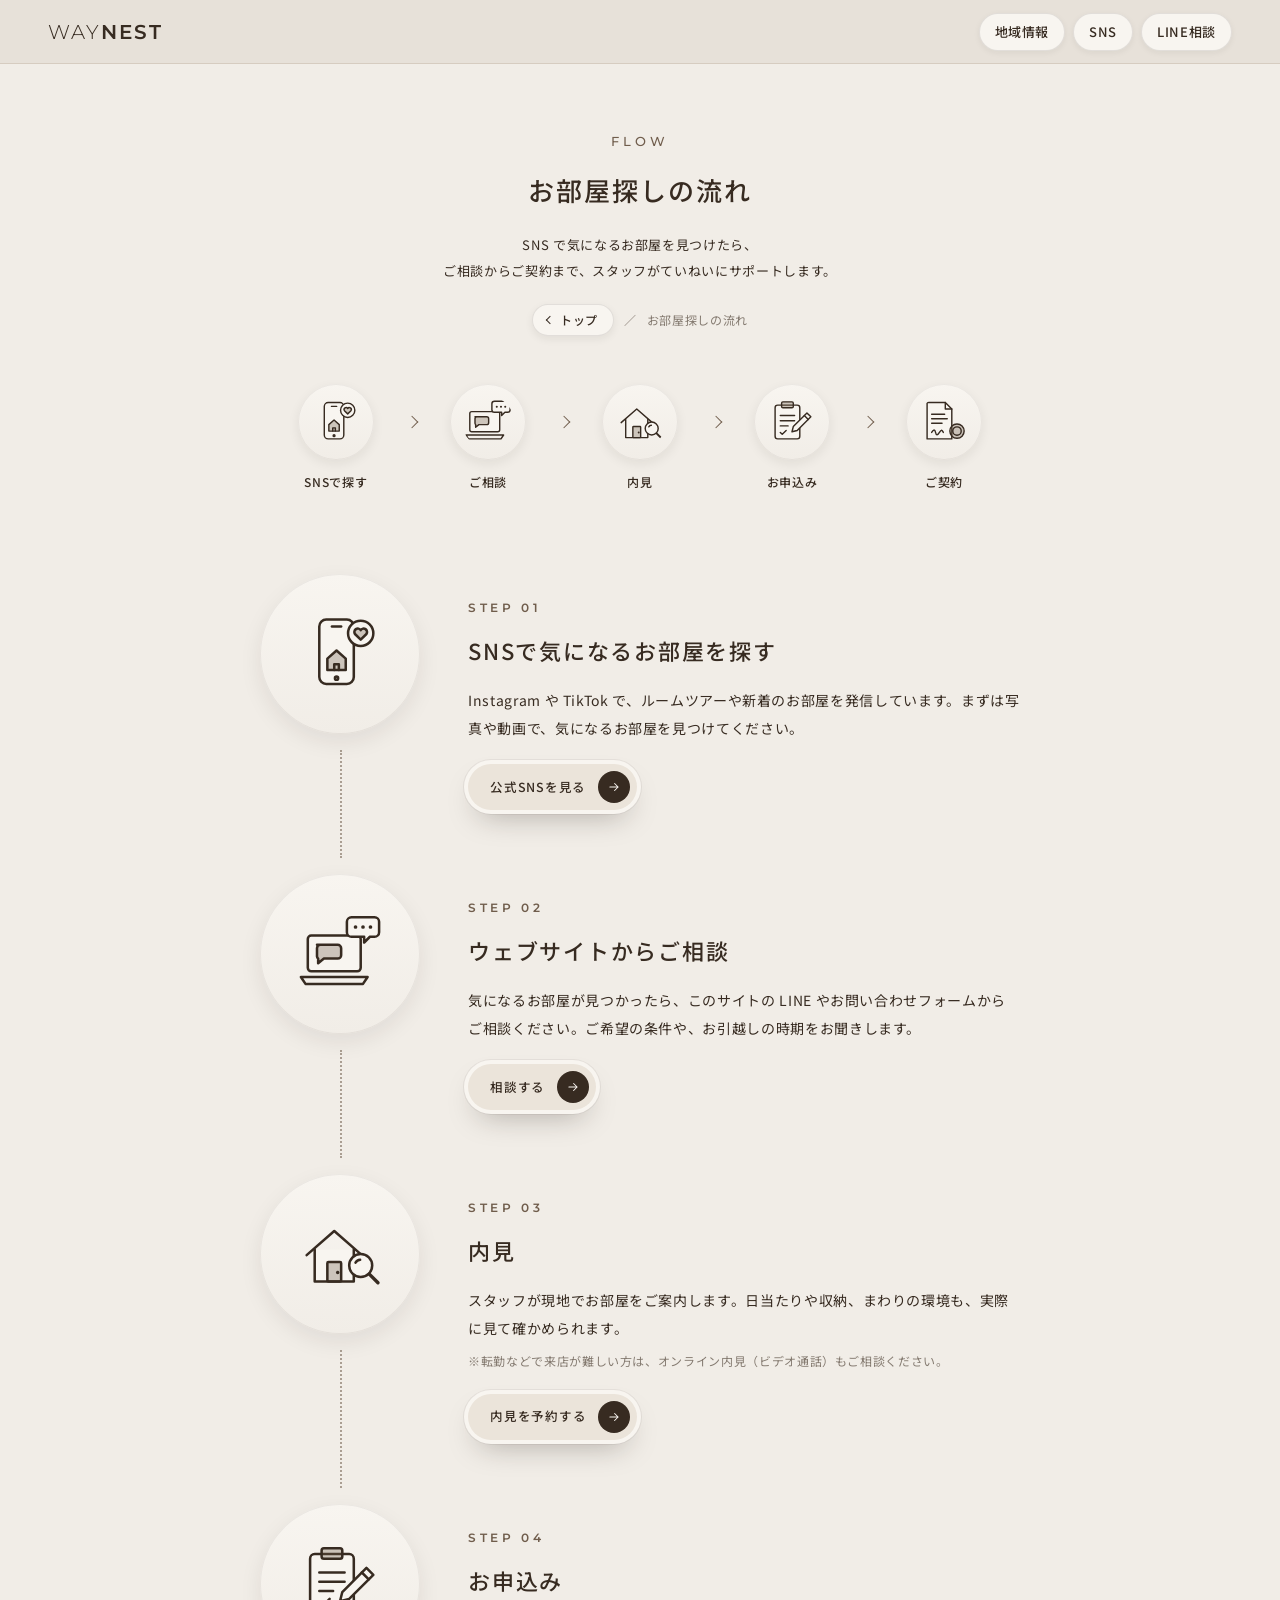
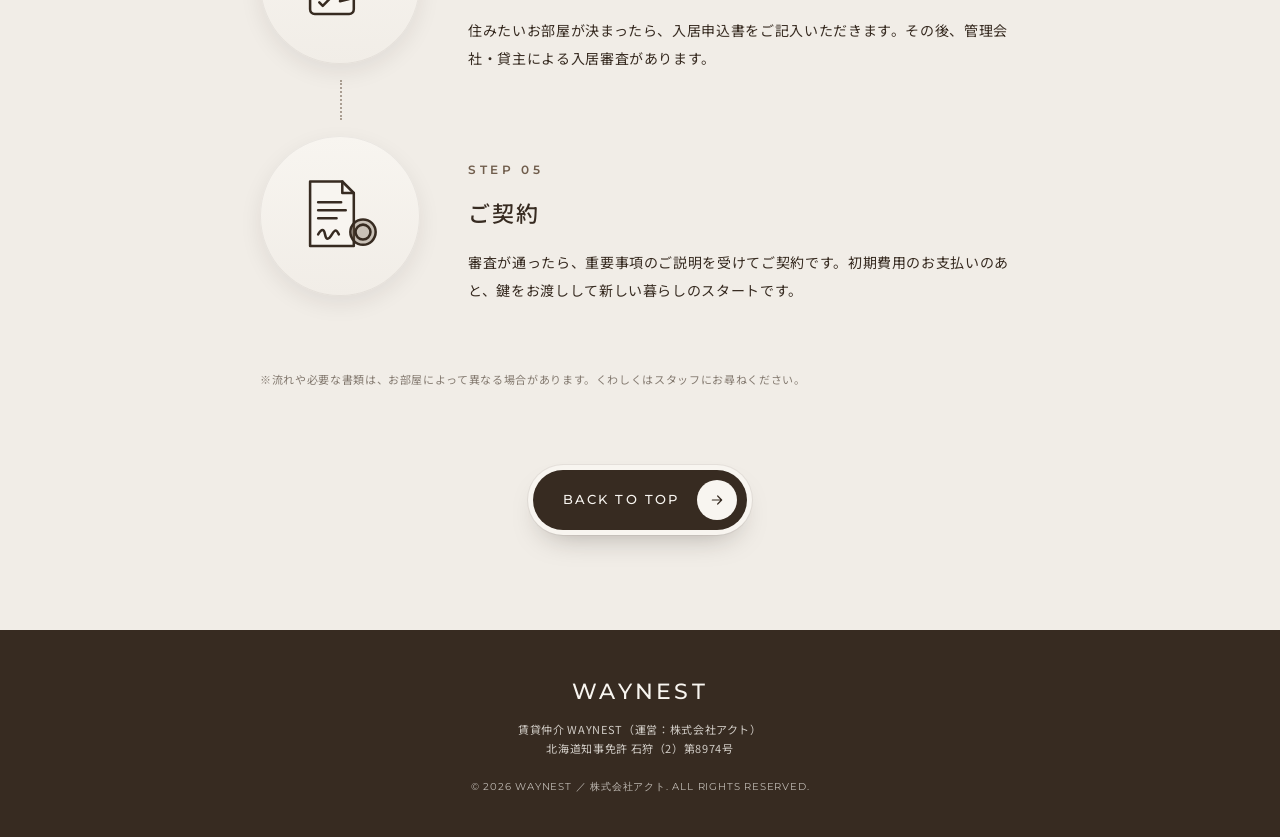
<file: flow.html>
<!DOCTYPE html>
<html lang="ja">
<head>
  <meta charset="UTF-8" />
  <meta name="robots" content="noindex, nofollow" />
  <meta name="viewport" content="width=device-width, initial-scale=1.0, viewport-fit=cover" />
  <script src="./wn-gate.js"></script>
  <meta name="description" content="SNSでお部屋を探してから、ご相談・内見・お申込み・ご契約まで。WAYNEST のお部屋探しの流れをご紹介します。" />
  <title>WAYNEST｜お部屋探しの流れ</title>
  <link rel="preconnect" href="https://fonts.googleapis.com" />
  <link rel="preconnect" href="https://fonts.gstatic.com" crossorigin />
  <link rel="stylesheet" href="https://fonts.googleapis.com/css2?family=Inter+Tight:wght@500;600&family=Montserrat:wght@300;400;500;600&family=Noto+Sans+JP:wght@400;500;700&display=swap" />
  <link rel="stylesheet" href="./style.css" />
  <link rel="stylesheet" href="./sub.css" />
  <script defer src="./wn-edit.js" data-page="flow"></script>
  <script defer src="./wn-button.js"></script>
</head>

<body class="sb-body">
  <!-- ピクトグラム（80×80 の線画）。線は文字色、塗りは --pg-accent／--pg-base（sub.css）で色を変えられる -->
  <svg width="0" height="0" style="position:absolute" aria-hidden="true">
    <defs>
      <!-- 01 SNS：スマホの画面にお部屋、吹き出しにハート -->
      <symbol id="pg-sns" viewBox="0 0 80 80">
        <g fill="none" stroke="currentColor" stroke-width="2.2" stroke-linecap="round" stroke-linejoin="round">
          <rect x="22" y="10" width="30" height="56" rx="6" style="fill:var(--pg-base)" />
          <path d="M33 16h8" />
          <path d="M29 44l8-7 8 7v10H29z" style="fill:var(--pg-accent)" />
          <path d="M35 54v-5h4v5" />
          <circle cx="37" cy="61" r="1.4" />
          <circle cx="58" cy="22" r="11" style="fill:var(--pg-base)" />
          <path d="M58 27.5l-5-4.9a3 3 0 0 1 5-3.4 3 3 0 0 1 5 3.4z" style="fill:var(--pg-accent)" />
        </g>
      </symbol>
      <!-- 02 ウェブサイトから相談：パソコンと吹き出し -->
      <symbol id="pg-web" viewBox="0 0 80 80">
        <g fill="none" stroke="currentColor" stroke-width="2.2" stroke-linecap="round" stroke-linejoin="round">
          <rect x="12" y="24" width="46" height="31" rx="3" style="fill:var(--pg-base)" />
          <path d="M6 60h58l-4 6H10z" />
          <path d="M20 32h18a3 3 0 0 1 3 3v6a3 3 0 0 1-3 3h-12l-5 4v-4a3 3 0 0 1-1-2v-7a3 3 0 0 1 3-3z" style="fill:var(--pg-accent)" />
          <path d="M50 8h20a4 4 0 0 1 4 4v9a4 4 0 0 1-4 4h-4l-5 5v-5h-11a4 4 0 0 1-4-4v-9a4 4 0 0 1 4-4z" style="fill:var(--pg-base)" />
          <path d="M53.5 16.5h.01M60 16.5h.01M66.5 16.5h.01" stroke-width="3.2" />
        </g>
      </symbol>
      <!-- 03 内見：お部屋と虫めがね -->
      <symbol id="pg-visit" viewBox="0 0 80 80">
        <g fill="none" stroke="currentColor" stroke-width="2.2" stroke-linecap="round" stroke-linejoin="round">
          <path d="M18 36v28h34V36" style="fill:var(--pg-base)" />
          <path d="M11 41l24-21 24 21" />
          <rect x="29" y="47" width="12" height="17" rx="1" style="fill:var(--pg-accent)" />
          <path d="M38 56h.01" stroke-width="3" />
          <circle cx="58" cy="50" r="10" style="fill:var(--pg-base)" />
          <path d="M65.5 57.5L73 65" stroke-width="3" />
          <path d="M53.5 47.5a5 5 0 0 1 4-2.5" />
        </g>
      </symbol>
      <!-- 04 お申込み：申込書とペン -->
      <symbol id="pg-apply" viewBox="0 0 80 80">
        <g fill="none" stroke="currentColor" stroke-width="2.2" stroke-linecap="round" stroke-linejoin="round">
          <rect x="14" y="14" width="38" height="52" rx="4" style="fill:var(--pg-base)" />
          <rect x="24" y="9" width="18" height="9" rx="2" style="fill:var(--pg-accent)" />
          <path d="M22 30h22M22 38h22M22 46h12" />
          <path d="M22 56l3 3 6-6" />
          <path d="M63 26l6 6-21 21-8 2 2-8z" style="fill:var(--pg-base)" />
          <path d="M59 30l6 6" />
        </g>
      </symbol>
      <!-- 05 ご契約：契約書と印鑑 -->
      <symbol id="pg-contract" viewBox="0 0 80 80">
        <g fill="none" stroke="currentColor" stroke-width="2.2" stroke-linecap="round" stroke-linejoin="round">
          <path d="M14 10h28l10 10v46H14z" style="fill:var(--pg-base)" />
          <path d="M42 10v10h10" />
          <path d="M21 28h20M21 35h24M21 42h16" />
          <path d="M21 56c3-5 5-5 6 0s3 5 6 0 4-4 6 0" />
          <circle cx="60" cy="54" r="11" style="fill:var(--pg-accent)" />
          <circle cx="60" cy="54" r="6.5" />
        </g>
      </symbol>
    </defs>
  </svg>

  <header class="sb-header">
    <a class="wn-logo" href="./index.html" aria-label="WAYNEST トップへ">
      <span class="lp-header__name-en"><span class="lp-header__thin">WAY</span>NEST</span>
    </a>
    <nav class="sb-header__nav" aria-label="メインナビゲーション">
      <a href="./area.html">地域情報</a>
      <a href="./sns.html">SNS</a>
      <a href="./index.html#contact">LINE相談</a>
    </nav>
  </header>

  <main>
    <div class="sb-title">
      <p class="sb-title__en">FLOW</p>
      <h1 class="sb-title__jp">お部屋探しの流れ</h1>
      <p class="sb-title__lead">SNS で気になるお部屋を見つけたら、<br />ご相談からご契約まで、スタッフがていねいにサポートします。</p>
      <ol class="sb-crumbs" aria-label="現在地">
        <li><a href="./index.html">トップ</a></li>
        <li>お部屋探しの流れ</li>
      </ol>
    </div>

    <!-- 全体の流れ（ひと目でわかる一覧）。押すと各ステップへ -->
    <ol class="fl-overview" aria-label="流れの一覧">
      <li><a href="#step1"><svg class="fl-overview__pict" aria-hidden="true"><use href="#pg-sns" /></svg><span>SNSで探す</span></a></li>
      <li><a href="#step2"><svg class="fl-overview__pict" aria-hidden="true"><use href="#pg-web" /></svg><span>ご相談</span></a></li>
      <li><a href="#step3"><svg class="fl-overview__pict" aria-hidden="true"><use href="#pg-visit" /></svg><span>内見</span></a></li>
      <li><a href="#step4"><svg class="fl-overview__pict" aria-hidden="true"><use href="#pg-apply" /></svg><span>お申込み</span></a></li>
      <li><a href="#step5"><svg class="fl-overview__pict" aria-hidden="true"><use href="#pg-contract" /></svg><span>ご契約</span></a></li>
    </ol>

    <ol class="fl-steps">
      <li class="fl-step" id="step1">
        <div class="fl-step__pict"><svg aria-hidden="true"><use href="#pg-sns" /></svg></div>
        <div class="fl-step__body">
          <p class="fl-step__num">STEP 01</p>
          <h2 class="fl-step__title">SNSで気になるお部屋を探す</h2>
          <p class="fl-step__text">Instagram や TikTok で、ルームツアーや新着のお部屋を発信しています。まずは写真や動画で、気になるお部屋を見つけてください。</p>
          <a class="wn-btn wn-btn--light wn-btn--sm wn-btn--jp" href="./sns.html"><span class="wn-btn__label">公式SNSを見る</span><span class="wn-btn__icon wn-btn__icon--arrow" aria-hidden="true"><svg viewBox="0 0 24 24"><path d="M5 12h14M13 6l6 6-6 6"/></svg></span></a>
        </div>
      </li>
      <li class="fl-step" id="step2">
        <div class="fl-step__pict"><svg aria-hidden="true"><use href="#pg-web" /></svg></div>
        <div class="fl-step__body">
          <p class="fl-step__num">STEP 02</p>
          <h2 class="fl-step__title">ウェブサイトからご相談</h2>
          <p class="fl-step__text">気になるお部屋が見つかったら、このサイトの LINE やお問い合わせフォームからご相談ください。ご希望の条件や、お引越しの時期をお聞きします。</p>
          <a class="wn-btn wn-btn--light wn-btn--sm wn-btn--jp" href="./index.html#contact"><span class="wn-btn__label">相談する</span><span class="wn-btn__icon wn-btn__icon--arrow" aria-hidden="true"><svg viewBox="0 0 24 24"><path d="M5 12h14M13 6l6 6-6 6"/></svg></span></a>
        </div>
      </li>
      <li class="fl-step" id="step3">
        <div class="fl-step__pict"><svg aria-hidden="true"><use href="#pg-visit" /></svg></div>
        <div class="fl-step__body">
          <p class="fl-step__num">STEP 03</p>
          <h2 class="fl-step__title">内見</h2>
          <p class="fl-step__text">スタッフが現地でお部屋をご案内します。日当たりや収納、まわりの環境も、実際に見て確かめられます。</p>
          <p class="fl-step__note">※転勤などで来店が難しい方は、オンライン内見（ビデオ通話）もご相談ください。</p>
          <a class="wn-btn wn-btn--light wn-btn--sm wn-btn--jp" href="./entry.html?type=visit"><span class="wn-btn__label">内見を予約する</span><span class="wn-btn__icon wn-btn__icon--arrow" aria-hidden="true"><svg viewBox="0 0 24 24"><path d="M5 12h14M13 6l6 6-6 6"/></svg></span></a>
        </div>
      </li>
      <li class="fl-step" id="step4">
        <div class="fl-step__pict"><svg aria-hidden="true"><use href="#pg-apply" /></svg></div>
        <div class="fl-step__body">
          <p class="fl-step__num">STEP 04</p>
          <h2 class="fl-step__title">お申込み</h2>
          <p class="fl-step__text">住みたいお部屋が決まったら、入居申込書をご記入いただきます。その後、管理会社・貸主による入居審査があります。</p>
        </div>
      </li>
      <li class="fl-step" id="step5">
        <div class="fl-step__pict"><svg aria-hidden="true"><use href="#pg-contract" /></svg></div>
        <div class="fl-step__body">
          <p class="fl-step__num">STEP 05</p>
          <h2 class="fl-step__title">ご契約</h2>
          <p class="fl-step__text">審査が通ったら、重要事項のご説明を受けてご契約です。初期費用のお支払いのあと、鍵をお渡しして新しい暮らしのスタートです。</p>
        </div>
      </li>
    </ol>

    <p class="sb-note fl-note">※流れや必要な書類は、お部屋によって異なる場合があります。くわしくはスタッフにお尋ねください。</p>

    <a class="wn-btn wn-btn--center sb-back" href="./index.html"><span class="wn-btn__label">BACK TO TOP</span><span class="wn-btn__icon wn-btn__icon--arrow" aria-hidden="true"><svg viewBox="0 0 24 24"><path d="M5 12h14M13 6l6 6-6 6"/></svg></span></a>
  </main>

  <footer class="sb-footer">
    <p class="sb-footer__mark">WAYNEST</p>
    <p class="sb-footer__text">賃貸仲介 WAYNEST（運営：株式会社アクト）<br />北海道知事免許 石狩（2）第8974号</p>
    <p class="sb-footer__copy">© 2026 WAYNEST ／ 株式会社アクト. ALL RIGHTS RESERVED.</p>
  </footer>
</body>
</html>
</file>
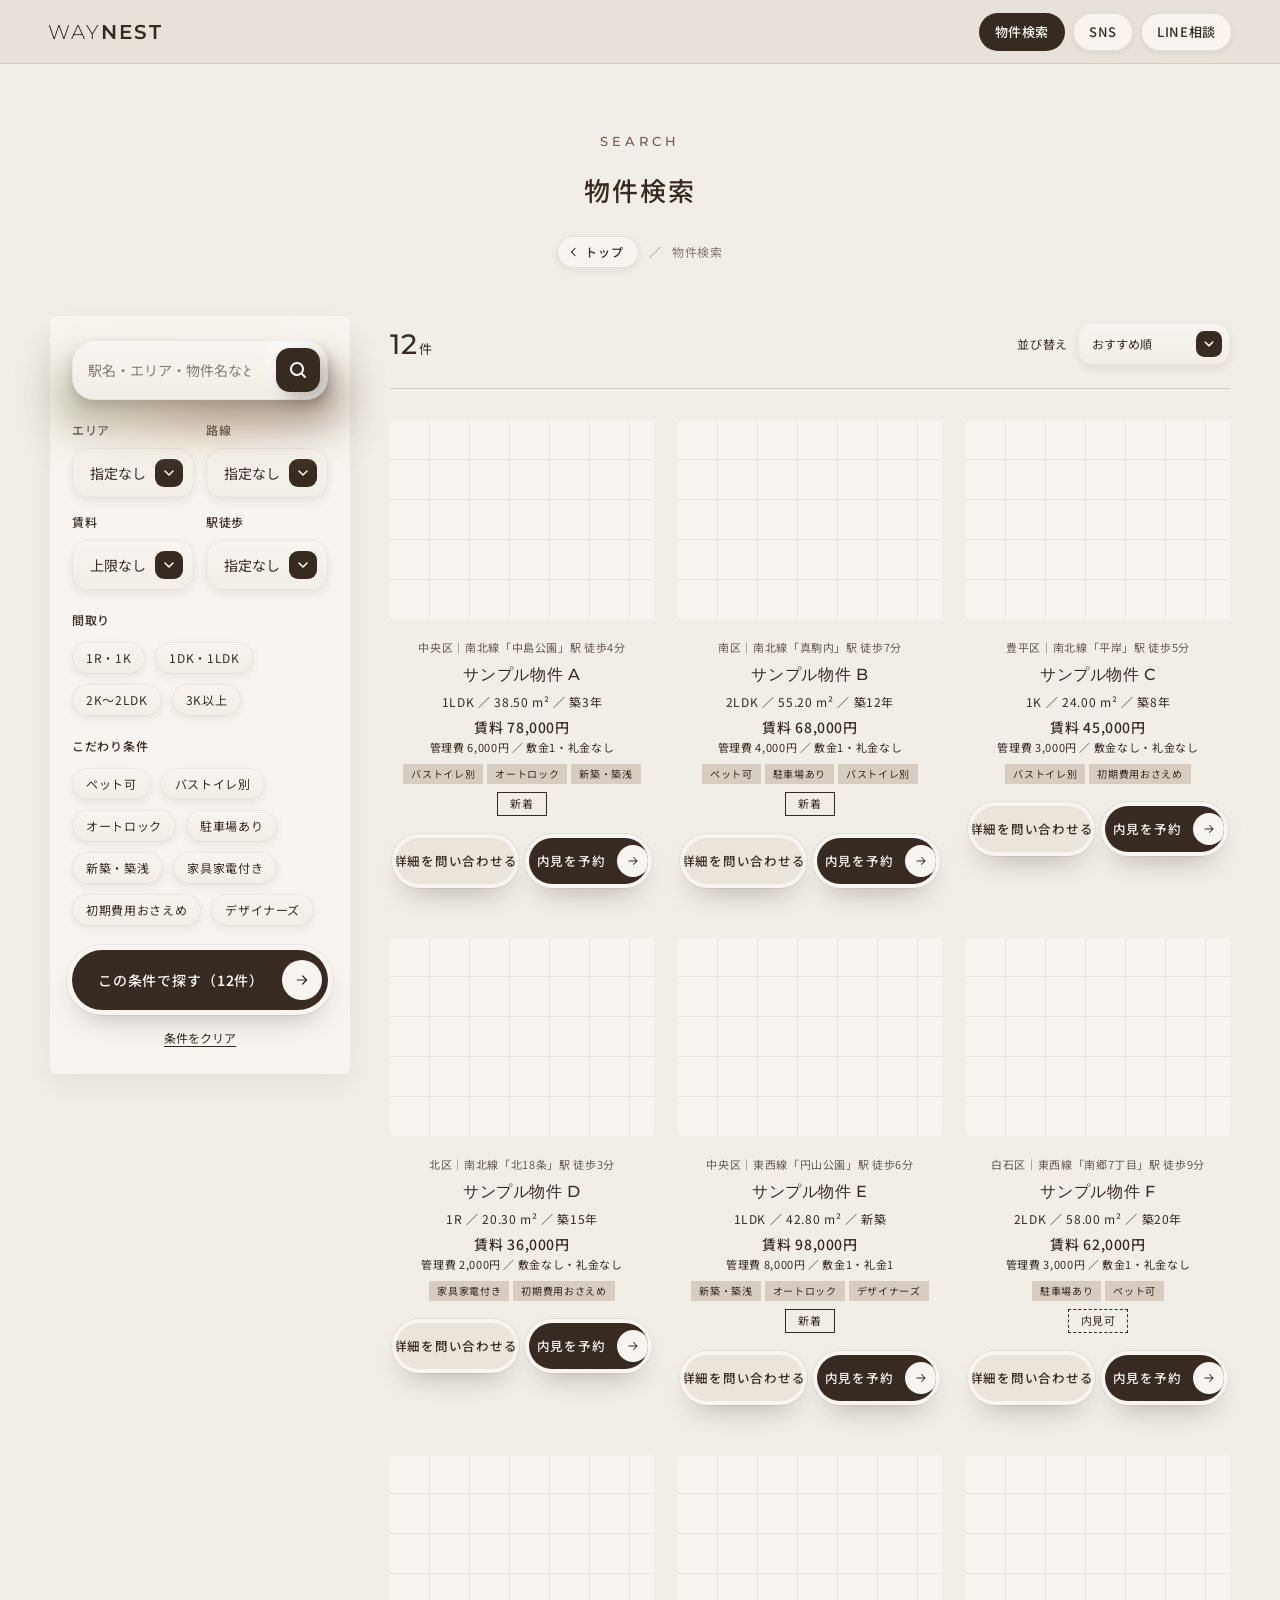
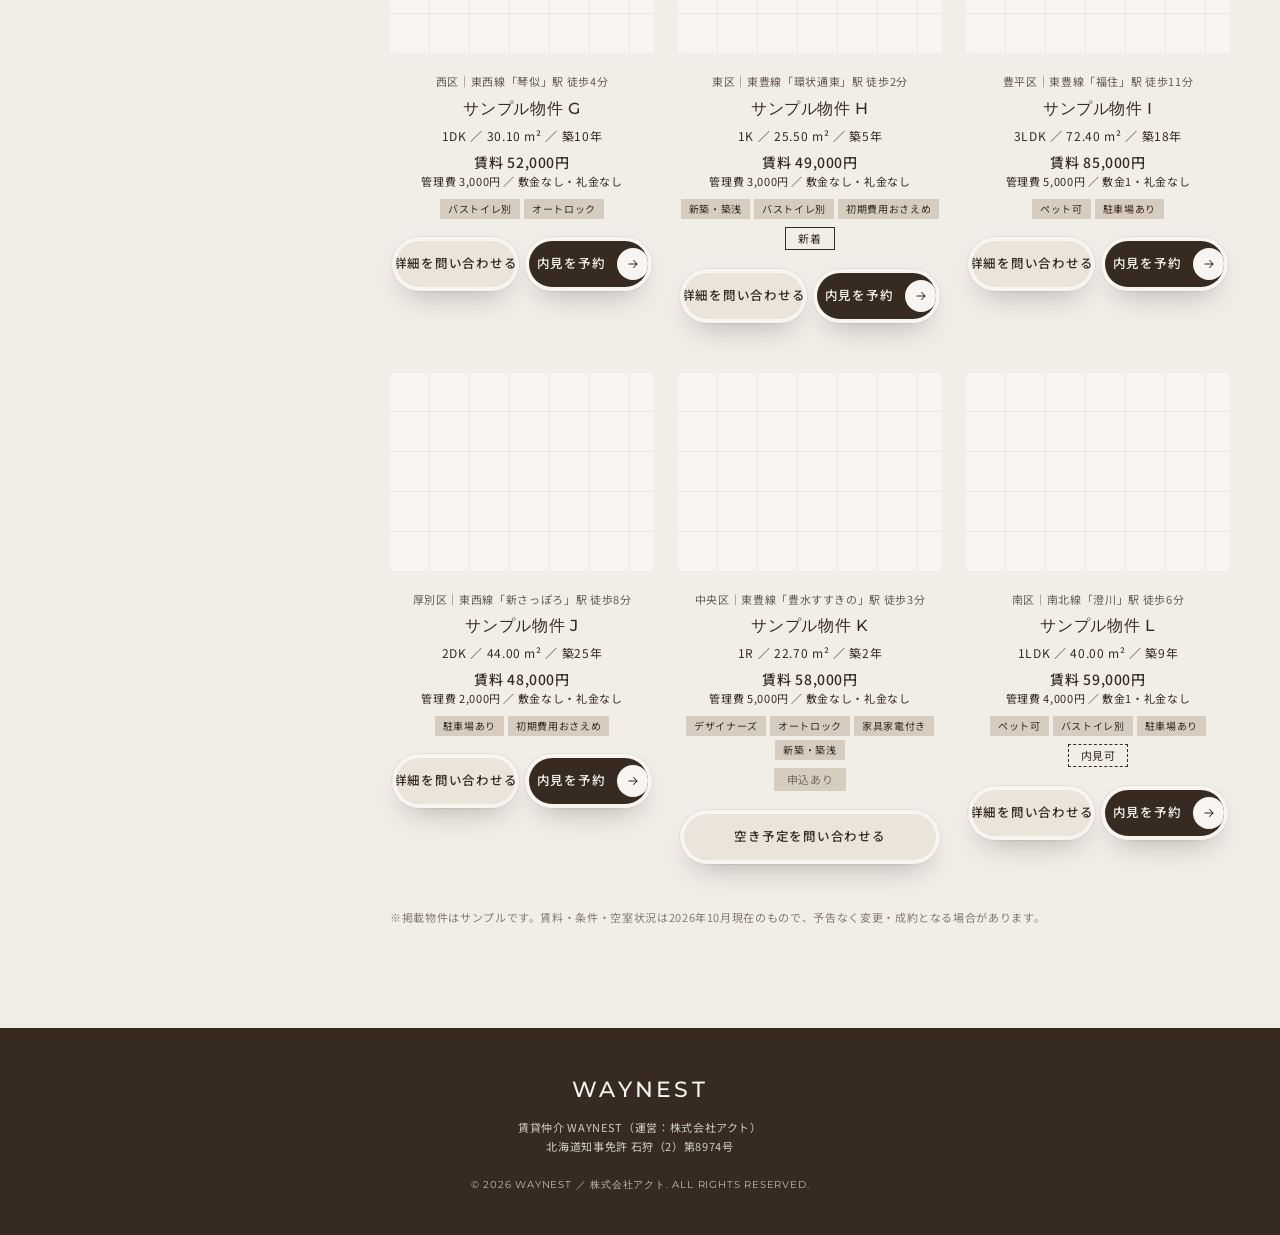
<file: search.html>
<!DOCTYPE html>
<html lang="ja">
<head>
  <meta charset="UTF-8" />
  <meta name="robots" content="noindex, nofollow" />
  <meta name="viewport" content="width=device-width, initial-scale=1.0, viewport-fit=cover" />
  <script src="./wn-gate.js"></script>
  <meta name="description" content="WAYNEST の賃貸物件をエリア・路線・賃料・間取り・こだわり条件で検索できます。（掲載はサンプル）" />
  <title>WAYNEST｜物件検索</title>
  <link rel="preconnect" href="https://fonts.googleapis.com" />
  <link rel="preconnect" href="https://fonts.gstatic.com" crossorigin />
  <link rel="stylesheet" href="https://fonts.googleapis.com/css2?family=Inter+Tight:wght@500;600&family=Montserrat:wght@300;400;500;600&family=Noto+Sans+JP:wght@400;500;700&display=swap" />
  <link rel="stylesheet" href="./style.css" />
  <link rel="stylesheet" href="./sub.css" />
  <script defer src="./wn-edit.js" data-page="search"></script>
  <script defer src="./wn-button.js"></script>
  <script type="module" src="./search.js"></script>
</head>

<body class="sb-body">
  <header class="sb-header">
    <a class="wn-logo" href="./index.html" aria-label="WAYNEST トップへ">
      <span class="lp-header__name-en"><span class="lp-header__thin">WAY</span>NEST</span>
    </a>
    <nav class="sb-header__nav" aria-label="メインナビゲーション">
      <a href="./search.html" aria-current="page">物件検索</a>
      <a href="./sns.html">SNS</a>
      <a href="./index.html#contact">LINE相談</a>
    </nav>
  </header>

  <main>
    <div class="sb-title">
      <p class="sb-title__en">SEARCH</p>
      <h1 class="sb-title__jp">物件検索</h1>
      <ol class="sb-crumbs" aria-label="現在地">
        <li><a href="./index.html">トップ</a></li>
        <li>物件検索</li>
      </ol>
    </div>

    <!-- 条件を変えるたびに一覧が入れ替わる（search.js）。URL にも条件が残るので、そのまま共有できる -->
    <form class="sb-search" action="./search.html" method="get" role="search" aria-label="物件検索" data-finder>
      <div class="lp-finder lp-finder--side">
        <!-- キーワード欄：うしろにぼかした光（__glow）を敷いた板の上に、入力と検索ボタン -->
        <div class="lp-finder__keyword">
          <span class="lp-finder__glow" aria-hidden="true"></span>
          <input type="search" name="q" placeholder="駅名・エリア・物件名など" aria-label="キーワード" enterkeyhint="search" />
          <button class="lp-finder__go" type="submit" aria-label="この条件で検索する"><svg viewBox="0 0 20 20" aria-hidden="true"><path fill="currentColor" fill-rule="evenodd" d="M4 9a5 5 0 1110 0A5 5 0 014 9zm5-7a7 7 0 104.2 12.6.999.999 0 00.093.107l3 3a1 1 0 001.414-1.414l-3-3a.999.999 0 00-.107-.093A7 7 0 009 2z"/></svg></button>
        </div>
        <div class="lp-finder__grid">
          <label class="lp-finder__field"><span>エリア</span><select name="ward" data-fill="ward"><option value="">指定なし</option></select></label>
          <label class="lp-finder__field"><span>路線</span><select name="line" data-fill="line"><option value="">指定なし</option></select></label>
          <label class="lp-finder__field"><span>賃料</span><select name="rent" data-fill="rent"><option value="">上限なし</option></select></label>
          <label class="lp-finder__field"><span>駅徒歩</span><select name="walk" data-fill="walk"><option value="">指定なし</option></select></label>
        </div>
        <fieldset class="lp-finder__group">
          <legend>間取り</legend>
          <div class="lp-finder__chips" data-fill="layout"></div>
        </fieldset>
        <fieldset class="lp-finder__group">
          <legend>こだわり条件</legend>
          <div class="lp-finder__chips" data-fill="feature"></div>
        </fieldset>
        <div class="lp-finder__actions">
          <button class="lp-finder__reset" type="reset">条件をクリア</button>
          <button class="wn-btn wn-btn--jp" type="submit"><span class="wn-btn__label">この条件で探す（<b data-finder-count>-</b>件）</span><span class="wn-btn__icon wn-btn__icon--arrow" aria-hidden="true"><svg viewBox="0 0 24 24"><path d="M5 12h14M13 6l6 6-6 6"/></svg></span></button>
        </div>
      </div>

      <section class="sb-search__main" aria-label="検索結果" data-results-area>
        <div class="sb-search__bar">
          <p class="sb-search__count" aria-live="polite"><b data-finder-count>-</b>件</p>
          <label class="sb-sort">並び替え
            <select name="sort">
              <option value="">おすすめ順</option>
              <option value="rent">賃料が安い順</option>
              <option value="new">築年数が新しい順</option>
              <option value="walk">駅から近い順</option>
            </select>
          </label>
        </div>

        <ul class="sb-grid" data-results></ul>

        <div class="sb-empty" data-results-empty hidden>
          <p>条件に合うお部屋が見つかりませんでした。<br />条件をゆるめるか、LINE でご希望をお送りください。<br />掲載前のお部屋もご紹介できます。</p>
          <a class="wn-btn wn-btn--line wn-btn--jp" href="./index.html#contact"><span class="wn-btn__label">LINEで探してもらう</span><span class="wn-btn__icon wn-btn__icon--arrow" aria-hidden="true"><svg viewBox="0 0 24 24"><path d="M5 12h14M13 6l6 6-6 6"/></svg></span></a>
        </div>

        <p class="sb-note">※掲載物件はサンプルです。賃料・条件・空室状況は2026年10月現在のもので、予告なく変更・成約となる場合があります。</p>
      </section>
    </form>
  </main>

  <footer class="sb-footer">
    <p class="sb-footer__mark">WAYNEST</p>
    <p class="sb-footer__text">賃貸仲介 WAYNEST（運営：株式会社アクト）<br />北海道知事免許 石狩（2）第8974号</p>
    <p class="sb-footer__copy">© 2026 WAYNEST ／ 株式会社アクト. ALL RIGHTS RESERVED.</p>
  </footer>
</body>
</html>
</file>
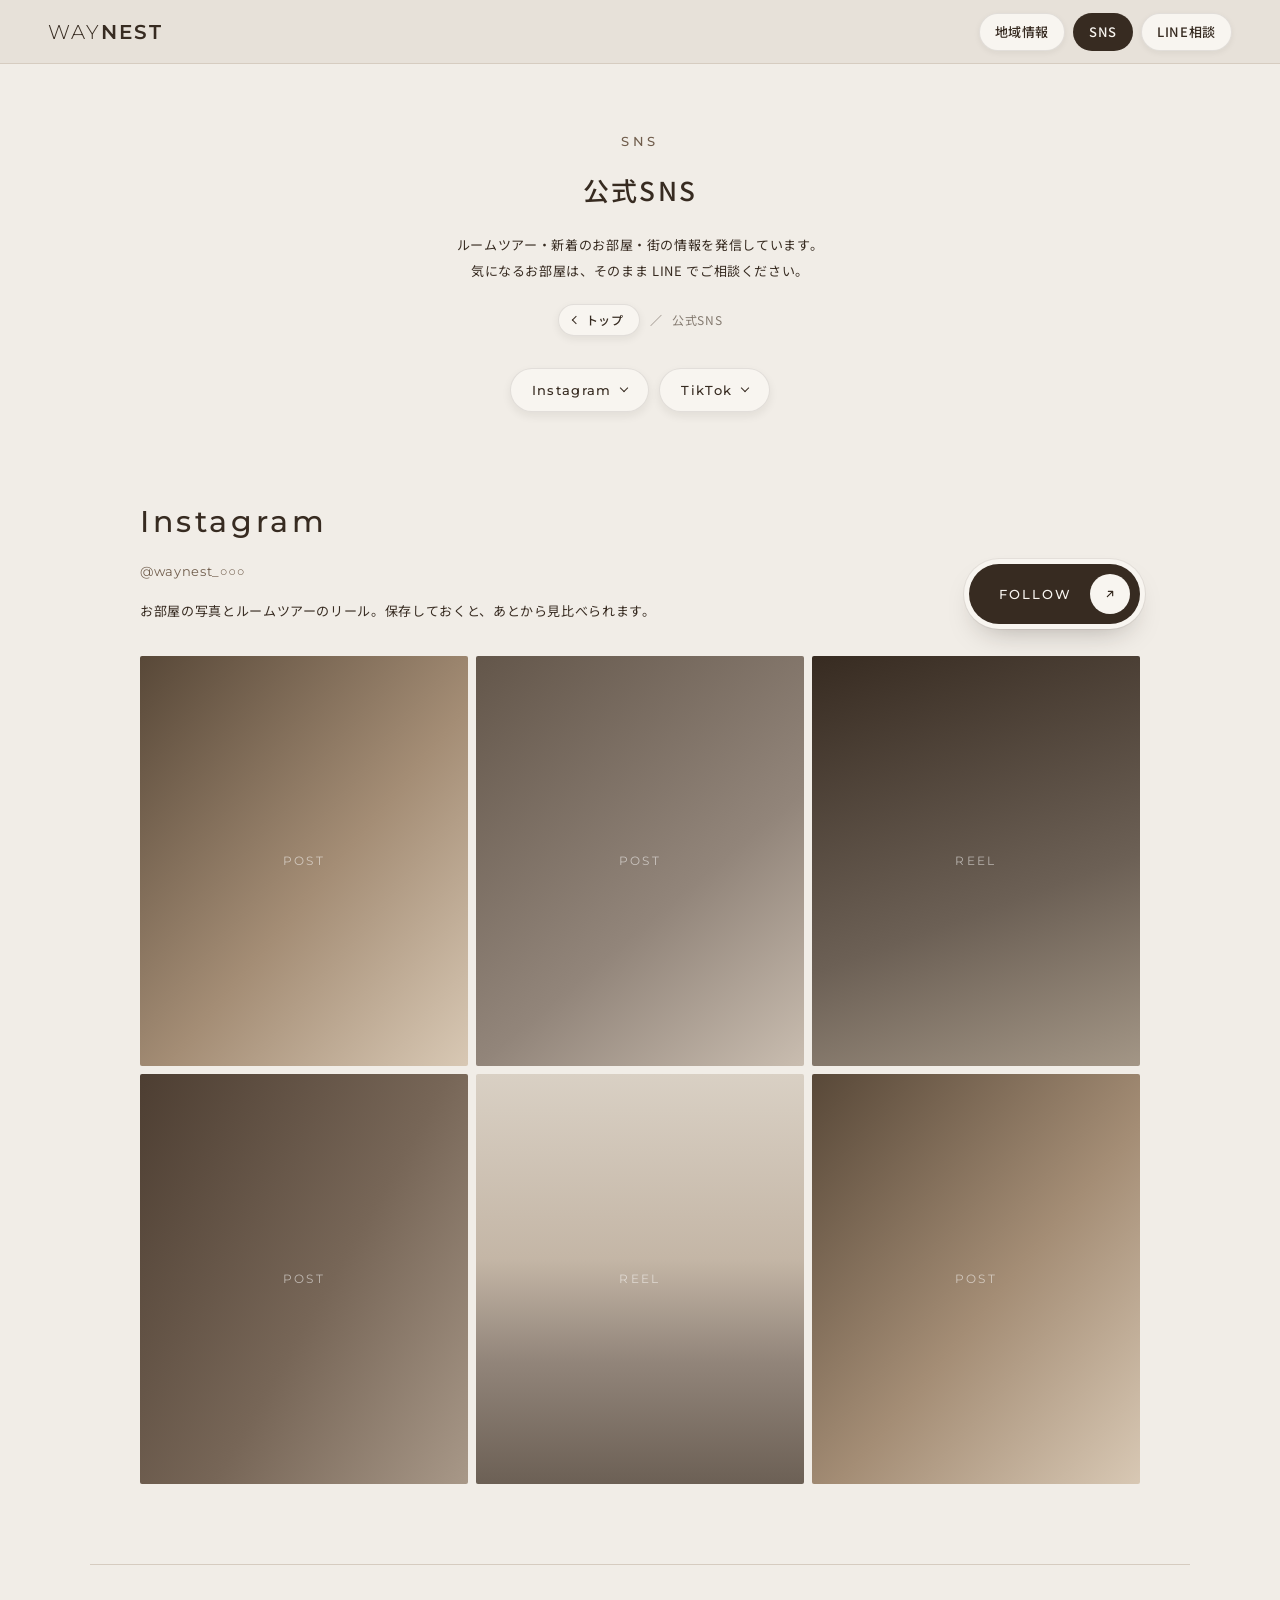
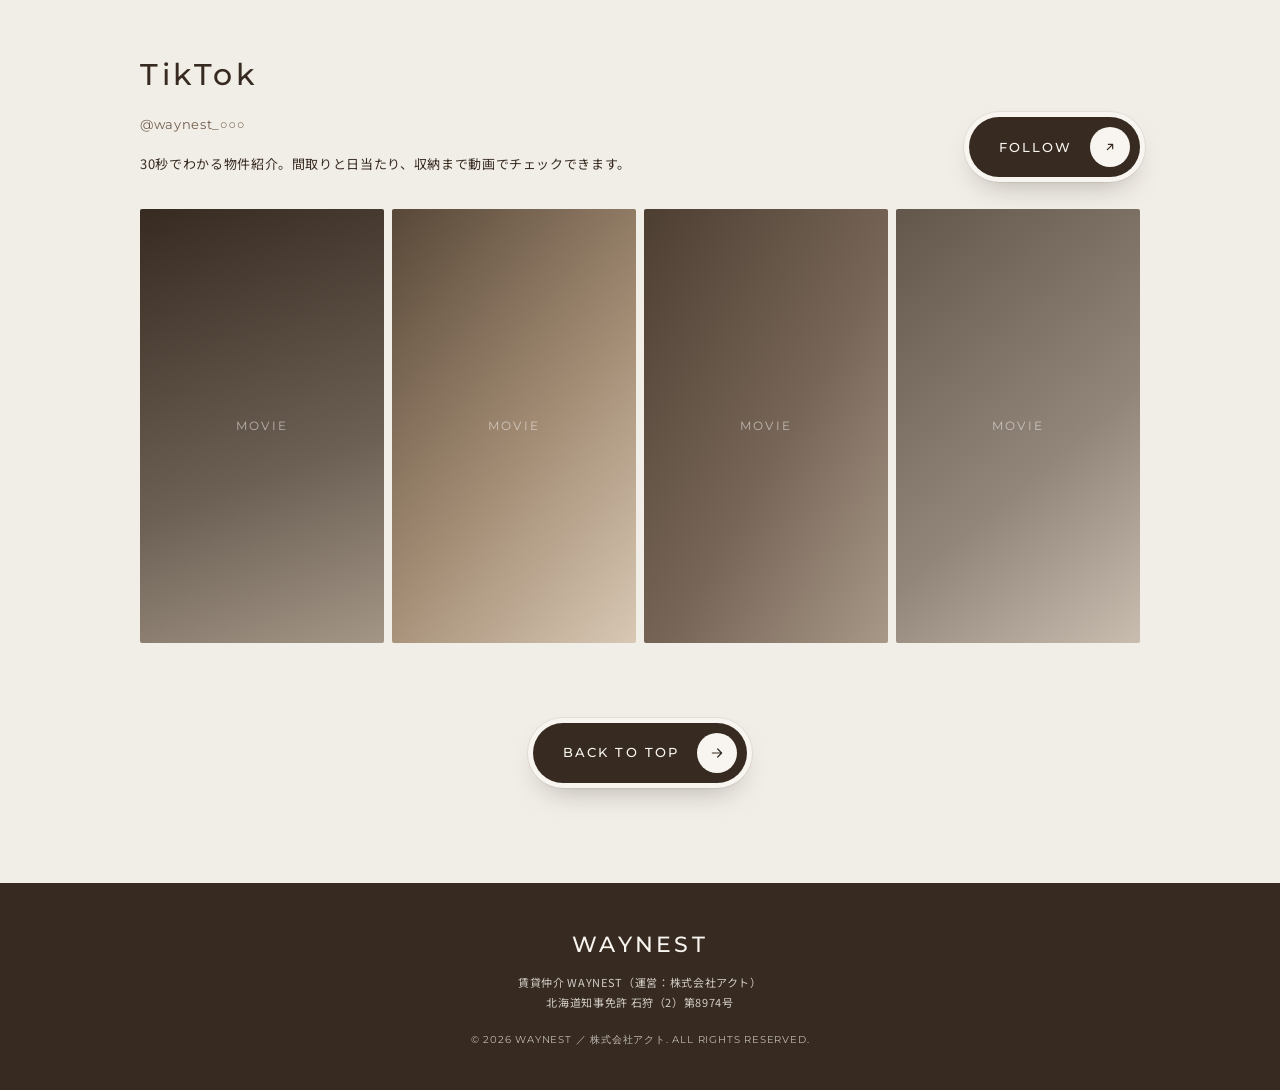
<file: sns.html>
<!DOCTYPE html>
<html lang="ja">
<head>
  <meta charset="UTF-8" />
  <meta name="robots" content="noindex, nofollow" />
  <meta name="viewport" content="width=device-width, initial-scale=1.0, viewport-fit=cover" />
  <script src="./wn-gate.js"></script>
  <meta name="description" content="WAYNEST の公式SNS（Instagram・TikTok）のご案内です。" />
  <title>WAYNEST｜公式SNS</title>
  <link rel="preconnect" href="https://fonts.googleapis.com" />
  <link rel="preconnect" href="https://fonts.gstatic.com" crossorigin />
  <link rel="stylesheet" href="https://fonts.googleapis.com/css2?family=Inter+Tight:wght@500;600&family=Montserrat:wght@300;400;500;600&family=Noto+Sans+JP:wght@400;500;700&display=swap" />
  <link rel="stylesheet" href="./style.css" />
  <link rel="stylesheet" href="./sub.css" />
  <script defer src="./wn-edit.js" data-page="sns"></script>
  <script defer src="./wn-button.js"></script>
</head>

<body class="sb-body">
  <header class="sb-header">
    <a class="wn-logo" href="./index.html" aria-label="WAYNEST トップへ">
      <span class="lp-header__name-en"><span class="lp-header__thin">WAY</span>NEST</span>
    </a>
    <nav class="sb-header__nav" aria-label="メインナビゲーション">
      <a href="./area.html">地域情報</a>
      <a href="./sns.html" aria-current="page">SNS</a>
      <a href="./index.html#contact">LINE相談</a>
    </nav>
  </header>

  <main>
    <div class="sb-title">
      <p class="sb-title__en">SNS</p>
      <h1 class="sb-title__jp">公式SNS</h1>
      <p class="sb-title__lead">ルームツアー・新着のお部屋・街の情報を発信しています。<br />気になるお部屋は、そのまま LINE でご相談ください。</p>
      <ol class="sb-crumbs" aria-label="現在地">
        <li><a href="./index.html">トップ</a></li>
        <li>公式SNS</li>
      </ol>
    </div>

    <ul class="sb-jump" aria-label="アカウント一覧">
      <li><a href="#instagram">Instagram</a></li>
      <li><a href="#tiktok">TikTok</a></li>
    </ul>

    <!-- 各アカウントの URL・ユーザー名・投稿の画像は差し替え（href="#" と ○○○ の部分） -->
    <section class="sb-account" id="instagram">
      <div class="sb-account__head">
        <div>
          <h2 class="sb-account__name">Instagram</h2>
          <p class="sb-account__handle">@waynest_○○○</p>
          <p class="sb-account__text">お部屋の写真とルームツアーのリール。保存しておくと、あとから見比べられます。</p>
        </div>
        <a class="wn-btn" href="#" target="_blank" rel="noopener"><span class="wn-btn__label">FOLLOW</span><span class="wn-btn__icon wn-btn__icon--external" aria-hidden="true"><svg viewBox="0 0 24 24"><path d="M8 16 16 8M9.5 8H16v6.5"/></svg></span></a>
      </div>
      <ul class="sb-posts" aria-label="最近の投稿（イメージ）">
        <li class="ph ph--warm" data-label="POST"></li>
        <li class="ph ph--stone" data-label="POST"></li>
        <li class="ph ph--city" data-label="REEL"></li>
        <li class="ph ph--forest" data-label="POST"></li>
        <li class="ph ph--sky" data-label="REEL"></li>
        <li class="ph ph--warm" data-label="POST"></li>
      </ul>
    </section>

    <section class="sb-account" id="tiktok">
      <div class="sb-account__head">
        <div>
          <h2 class="sb-account__name">TikTok</h2>
          <p class="sb-account__handle">@waynest_○○○</p>
          <p class="sb-account__text">30秒でわかる物件紹介。間取りと日当たり、収納まで動画でチェックできます。</p>
        </div>
        <a class="wn-btn" href="#" target="_blank" rel="noopener"><span class="wn-btn__label">FOLLOW</span><span class="wn-btn__icon wn-btn__icon--external" aria-hidden="true"><svg viewBox="0 0 24 24"><path d="M8 16 16 8M9.5 8H16v6.5"/></svg></span></a>
      </div>
      <ul class="sb-posts sb-posts--movie" aria-label="最近の動画（イメージ）">
        <li class="ph ph--city" data-label="MOVIE"></li>
        <li class="ph ph--warm" data-label="MOVIE"></li>
        <li class="ph ph--forest" data-label="MOVIE"></li>
        <li class="ph ph--stone" data-label="MOVIE"></li>
      </ul>
    </section>

    <a class="wn-btn wn-btn--center sb-back" href="./index.html"><span class="wn-btn__label">BACK TO TOP</span><span class="wn-btn__icon wn-btn__icon--arrow" aria-hidden="true"><svg viewBox="0 0 24 24"><path d="M5 12h14M13 6l6 6-6 6"/></svg></span></a>
  </main>

  <footer class="sb-footer">
    <p class="sb-footer__mark">WAYNEST</p>
    <p class="sb-footer__text">賃貸仲介 WAYNEST（運営：株式会社アクト）<br />北海道知事免許 石狩（2）第8974号</p>
    <p class="sb-footer__copy">© 2026 WAYNEST ／ 株式会社アクト. ALL RIGHTS RESERVED.</p>
  </footer>
</body>
</html>
</file>
<file: style.css>
/* =========================================================
   LP Frame — 物件サイト型ランディングページの枠
   色・フォントはここの変数だけ差し替えれば全体に効く
   ========================================================= */
:root {
  /* パレット：ファーストビューの写真（ベージュのリビング）から拾った色 */
  --c-base: #e7e1d9;      /* ページ地色（リネン） */
  --c-paper: #f1ede7;     /* 明るい帯 */
  --c-main: #372b21;      /* 文字・ボタン・フッター（エスプレッソ ＝ 写真の花瓶・影） */
  --c-ink: #221a14;       /* いちばん濃い色（ヒーローの黒ボタンなど） */
  --c-taupe: #705d4c;     /* アクセント（写真のソファ・右パネル） */
  --c-greige: #847a70;    /* 補助テキスト（写真の壁） */
  --c-sub: #d6ccc0;       /* 線・チップ・明るいボタン（サンド） */
  --c-line: #5b6a4b;      /* LINE ボタンだけのセージグリーン（写真の窓の外の緑をくすませた色） */
  --c-white: #f8f5f0;     /* 白（ウォームホワイト） */
  --rgb-ink: 34, 26, 20;  /* 半透明の影・オーバーレイ用 */
  --rgb-taupe: 112, 93, 76;
  --f-en: "Montserrat", sans-serif;
  --f-jp: "Noto Sans JP", "Yu Gothic", YuGothic, sans-serif;
  --f-serif: "Noto Serif JP", serif;
  --f-display: "Inter Tight", "Montserrat", sans-serif;
  --header-h: 90px;
  --container: 910px;
  --gutter: 50px;
  /* ヒーローの額縁 */
  --frame-x: clamp(12px, 4.5vw, 90px);
  --frame-y: 20px;
  --panel-w: clamp(240px, 19vw, 330px);
  --panel-inset: 14px;
  --pill-w: 160px;
}

*,
*::before,
*::after { box-sizing: border-box; }

html { scroll-behavior: smooth; scroll-padding-top: var(--header-h); }

body {
  margin: 0;
  background: var(--c-base);
  color: var(--c-main);
  font-family: var(--f-jp);
  font-size: 13px;
  line-height: 2;
  letter-spacing: 0.05em;
  -webkit-font-smoothing: antialiased;
}
body.is-locked { overflow: hidden; }

a { color: inherit; text-decoration: none; }
p { margin: 0; }
button { font: inherit; color: inherit; background: none; border: 0; padding: 0; cursor: pointer; }

/* ---------- 仮画像 ---------- */
.ph {
  position: relative;
  background: linear-gradient(135deg, #b3a597, #847a70);
  overflow: hidden;
}
.ph::after {
  content: attr(data-label);
  position: absolute;
  inset: 0;
  display: grid;
  place-items: center;
  font-family: var(--f-en);
  font-size: 12px;
  letter-spacing: 0.2em;
  color: rgba(255, 255, 255, 0.55);
}
.ph--dark   { background: radial-gradient(ellipse at 50% 60%, #4d3e32, var(--c-ink) 70%); }
.ph--sky    { background: linear-gradient(180deg, #d9d0c4 0%, #c4b6a6 45%, #92857a 70%, #6c6055 100%); }
.ph--forest { background: linear-gradient(120deg, #4d3e32, #776657 55%, #a89888); }
.ph--city   { background: linear-gradient(160deg, #372b21, #6c6055 60%, #a39686); }
.ph--stone  { background: linear-gradient(140deg, #63564a, #92857a 60%, #c9bdb0); }
.ph--warm   { background: linear-gradient(130deg, #584838, #a48d75 55%, #d8c8b4); }
.ph--plan   { background: repeating-linear-gradient(0deg, transparent 0 39px, rgba(var(--rgb-ink), .07) 39px 40px), repeating-linear-gradient(90deg, transparent 0 39px, rgba(var(--rgb-ink), .07) 39px 40px), var(--c-white); }
.ph--plan::after { color: rgba(var(--rgb-ink), .4); }
.lp-cover__bg.ph::after { place-items: end; padding: 10px 14px; }

/* ---------- Header ---------- */
/* トップでは額縁の内側に載り、スクロールすると地色の帯になる */
.lp-header {
  position: fixed;
  top: var(--frame-y);
  left: 0;
  right: 0;
  z-index: 50;
  height: var(--header-h);
  display: grid;
  grid-template-columns: 1fr auto 1fr;
  align-items: center;
  gap: 24px;
  /* 右側：CONTACT＋メニューボタン（幅 pill-w + 55px）を右パネルの中央にそろえる */
  padding: 18px calc(var(--frame-x) + var(--panel-inset) + (var(--panel-w) - var(--pill-w) - 55px) / 2) 0 calc(var(--frame-x) + 56px);
  color: var(--c-white);
  transition: top .4s, padding .4s, background-color .4s, color .4s;
}
.lp-header.is-scrolled {
  top: 0;
  padding: 0 var(--frame-x);
  background: var(--c-base);
  color: var(--c-main);
}
.lp-header.is-menu-open { background: transparent; color: var(--c-white); }

.lp-header__logo { display: flex; align-items: center; gap: 14px; line-height: 1; justify-self: start; }
/* ロゴ：細い WAY ＋ 太い NEST（ロゴ画像ができたら SVG に差し替え） */
.lp-header__name-en { font-family: var(--f-en); font-size: 26px; font-weight: 600; letter-spacing: 0.1em; line-height: 1; }
.lp-header__thin { font-weight: 300; }
.lp-header__tagline { font-size: 10px; font-weight: 500; line-height: 1.3; letter-spacing: 0.04em; }

/* 左上のロゴ（全ページ共通）：トップへ戻るボタン。かざすと丸い下地が出て、文字が少し広がり「TOP」の札が出る */
.wn-logo { position: relative; display: inline-flex; align-items: center; gap: 14px; margin: -8px -16px; padding: 8px 16px; border-radius: 999px; transition: background-color .3s; }
.wn-logo .lp-header__name-en { transition: letter-spacing .4s cubic-bezier(.2, .8, .2, 1); }
.wn-logo:hover,
.wn-logo:focus-visible { background: color-mix(in srgb, currentColor 10%, transparent); outline: none; }
.wn-logo:hover .lp-header__name-en,
.wn-logo:focus-visible .lp-header__name-en { letter-spacing: 0.16em; }
.wn-logo:active { transform: scale(.98); }
@media (hover: hover) and (min-width: 768px) {
  .wn-logo::after { content: "TOP"; display: flex; align-items: center; height: 22px; padding: 0 10px; border: 1px solid currentColor; border-radius: 999px; font-family: var(--f-en); font-size: 10px; font-weight: 600; letter-spacing: 0.2em; opacity: 0; transform: translateX(-8px); transition: opacity .3s, transform .4s cubic-bezier(.2, .8, .2, 1); }
  .wn-logo:hover::after,
  .wn-logo:focus-visible::after { opacity: 1; transform: none; }
}
@media (prefers-reduced-motion: reduce) {
  .wn-logo .lp-header__name-en, .wn-logo::after { transition: none; }
}

/* ナビ：ボタンとわかるよう丸い枠つき。写真の上ではすりガラス、スクロール後は地色の上の白いボタン */
.lp-gnav { display: flex; gap: 8px; font-family: var(--f-jp); font-size: 13px; font-weight: 500; }
.lp-gnav a {
  display: flex;
  align-items: center;
  height: 40px;
  padding: 0 18px;
  border-radius: 999px;
  background: rgba(255, 255, 255, .14);
  box-shadow: inset 0 0 0 1px rgba(255, 255, 255, .45);
  backdrop-filter: blur(8px);
  -webkit-backdrop-filter: blur(8px);
  letter-spacing: 0.04em;
  white-space: nowrap;
  transition: background-color .25s, color .25s, box-shadow .25s, transform .15s cubic-bezier(.3, .7, .4, 1);
}
.lp-gnav a:hover,
.lp-gnav a.is-current { background: var(--c-white); box-shadow: none; color: var(--c-main); }
.lp-gnav a:active { transform: scale(.97); }
.lp-header.is-scrolled .lp-gnav a { background: var(--c-white); box-shadow: 0 2px 6px rgba(var(--rgb-ink), .06), inset 0 0 0 1px rgba(var(--rgb-ink), .1); backdrop-filter: none; -webkit-backdrop-filter: none; }
.lp-header.is-scrolled .lp-gnav a:hover,
.lp-header.is-scrolled .lp-gnav a.is-current { background: var(--c-main); box-shadow: none; color: var(--c-white); }

.lp-header__right { display: flex; align-items: center; gap: 8px; justify-self: end; }
.lp-pill {
  display: flex;
  align-items: center;
  justify-content: center;
  gap: 12px;
  width: var(--pill-w);
  height: 60px;
  border-radius: 999px;
  background: var(--c-white);
  color: var(--c-ink);
  font-family: var(--f-display);
  font-size: 14px;
  font-weight: 600;
  letter-spacing: 0.02em;
  transition: background-color .4s, color .4s;
}
.lp-pill__icon,
.lp-hero__icon {
  position: relative;
  flex: none;
  width: 22px;
  height: 22px;
  border-radius: 50%;
  background: var(--c-ink);
}
.lp-pill__icon::after,
.lp-hero__icon::after {
  content: "";
  position: absolute;
  left: 7px;
  top: 8px;
  width: 5px;
  height: 5px;
  border-top: 1.5px solid var(--c-white);
  border-right: 1.5px solid var(--c-white);
  transform: rotate(45deg);
}
.lp-header.is-scrolled .lp-pill { height: 48px; background: var(--c-main); color: var(--c-white); }
.lp-header.is-scrolled .lp-pill__icon { background: var(--c-white); }
.lp-header.is-scrolled .lp-pill__icon::after { border-color: var(--c-main); }
.lp-header.is-menu-open .lp-pill { visibility: hidden; }

.lp-drawer {
  position: relative;
  width: 47px;
  height: 47px;
  display: grid;
  place-content: center;
  gap: 5px;
}
.lp-drawer span { display: block; width: 16px; height: 2px; background: currentColor; transition: transform .3s, opacity .3s; }
.lp-drawer[aria-expanded="true"] span:nth-child(1) { transform: translateY(7px) rotate(45deg); width: 20px; }
.lp-drawer[aria-expanded="true"] span:nth-child(2) { opacity: 0; }
.lp-drawer[aria-expanded="true"] span:nth-child(3) { transform: translateY(-7px) rotate(-45deg); width: 20px; }

/* ---------- Menu ---------- */
.lp-menu {
  position: fixed;
  inset: 0;
  z-index: 40;
  background: var(--c-main);
  color: var(--c-white);
  overflow-y: auto;
  opacity: 0;
  visibility: hidden;
  transition: opacity .4s, visibility .4s;
}
.lp-menu.is-open { opacity: 1; visibility: visible; }
.lp-menu__body { width: min(640px, calc(100% - 32px)); margin: 0 auto; padding: 146px 0 80px; }
.lp-menu__list {
  list-style: none;
  margin: 0;
  padding: 0;
  display: grid;
  grid-template-rows: repeat(6, auto);
  grid-auto-flow: column;
  column-gap: 44px;
}
.lp-menu__list a {
  position: relative;
  display: flex;
  align-items: center;
  gap: 6px;
  height: 54px;
  padding: 0 30px 0 2px;
  border-top: 1px solid rgba(214, 204, 192, .5);
  font-size: 14px;
}
.lp-menu__list a::after,
.lp-menu__button::after {
  content: "";
  position: absolute;
  right: 12px;
  top: 50%;
  width: 6px;
  height: 6px;
  border-top: 1px solid currentColor;
  border-right: 1px solid currentColor;
  transform: translateY(-50%) rotate(45deg);
}
.lp-new {
  font-style: normal;
  font-family: var(--f-en);
  font-size: 9px;
  line-height: 1;
  padding: 3px 4px;
  background: var(--c-white);
  color: var(--c-main);
}
.lp-menu__cta { display: grid; grid-template-columns: 1fr 1fr; gap: 44px; margin-top: 14px; }
.lp-menu__button {
  position: relative;
  display: flex;
  align-items: center;
  height: 52px;
  padding: 0 16px;
  background: var(--c-sub);
  color: var(--c-main);
  font-size: 14px;
}

/* ---------- Hero ---------- */
/* 地色の上に、写真を額縁のように収める */
.lp-hero { padding: var(--frame-y) var(--frame-x); }
.lp-hero__frame {
  position: relative;
  height: calc(100vh - var(--frame-y) * 2);
  height: calc(100svh - var(--frame-y) * 2);
  min-height: 560px;
  overflow: hidden;
  border-radius: 4px;
  background: var(--c-ink);
  isolation: isolate;
}
.lp-hero__slides { position: absolute; inset: 0; z-index: -2; }
.lp-hero__media {
  position: absolute;
  inset: 0;
  width: 100%;
  height: 100%;
  object-fit: cover;
  opacity: 0;
  transition: opacity 1.6s ease;
}
.lp-hero__media.is-active { opacity: 1; animation: lp-hero-zoom 18s ease-out both; }
.lp-hero__slides > :first-child.is-active { animation: lp-hero-in 2.4s ease-out both, lp-hero-zoom 18s ease-out both; }
@keyframes lp-hero-in { from { opacity: 0; } }
@keyframes lp-hero-zoom { from { transform: scale(1.08); } }
/* 白い大見出しとナビが読めるよう、左と上をうっすら暗くする */
.lp-hero__frame::before {
  content: "";
  position: absolute;
  inset: 0;
  z-index: -1;
  pointer-events: none;
  background:
    linear-gradient(90deg, rgba(var(--rgb-ink), .5) 0, rgba(var(--rgb-ink), .12) 45%, rgba(var(--rgb-ink), 0) 70%),
    linear-gradient(180deg, rgba(var(--rgb-ink), .35) 0, rgba(var(--rgb-ink), 0) 180px),
    linear-gradient(0deg, rgba(var(--rgb-ink), .3) 0, rgba(var(--rgb-ink), 0) 220px);
}

.lp-hero__body {
  position: absolute;
  top: calc(var(--header-h) + 50px);
  bottom: 40px;
  left: 56px;
  right: calc(var(--panel-w) + var(--panel-inset) + 40px);
  display: flex;
  flex-direction: column;
  align-items: flex-start;
  color: var(--c-white);
}
.lp-hero__title {
  margin: 0;
  font-family: var(--f-display);
  font-size: clamp(96px, 14.5vw, 250px);
  font-weight: 600;
  line-height: .8;
  letter-spacing: -0.06em;
  text-shadow: 0 6px 40px rgba(var(--rgb-ink), .18);
  animation: lp-rise 1.2s .3s cubic-bezier(.2, .7, .2, 1) both;
}
.lp-hero__title span { display: block; }
.lp-hero__title span + span { margin-top: .02em; }
@keyframes lp-rise { from { opacity: 0; transform: translateY(40px); } }

.lp-hero__cta { display: flex; align-items: center; margin-top: auto; animation: lp-rise 1s 1.1s cubic-bezier(.2, .7, .2, 1) both; }
.lp-hero__btn {
  display: flex;
  align-items: center;
  gap: 16px;
  font-size: 17px;
  font-weight: 700;
  letter-spacing: 0.02em;
  transition: opacity .3s;
}
.lp-hero__btn:hover { opacity: .88; }
/* 押した感触と矢印の動きは wn-btn とそろえる */
.lp-hero__btn,
.lp-pill,
.lp-menu__button,
.lp-aside__link { transition: background-color .2s, color .2s, opacity .2s, transform .15s cubic-bezier(.3, .7, .4, 1); }
.lp-hero__btn:active,
.lp-pill:active,
.lp-menu__button:active,
.lp-aside__link:active { transform: scale(.97); }
.lp-hero__icon,
.lp-pill__icon { overflow: hidden; }
.lp-hero__btn:hover .lp-hero__icon::after,
.lp-pill:hover .lp-pill__icon::after { animation: wn-chevron .55s cubic-bezier(.5, 0, .2, 1); }
@keyframes wn-chevron {
  45% { translate: 14px 0; }
  46% { translate: -14px 0; }
}
.lp-hero__btn--light { position: relative; z-index: 1; height: 84px; padding: 0 40px 0 28px; border-radius: 6px; background: var(--c-white); color: var(--c-ink); }
.lp-hero__btn--dark { height: 70px; padding: 0 30px 0 34px; margin-left: -4px; border-radius: 0 6px 6px 0; background: var(--c-ink); color: var(--c-white); font-size: 15px; }
.lp-hero__body .lp-caption--hero { position: static; margin-top: 14px; }

.lp-hero__dots {
  position: absolute;
  right: calc(var(--panel-w) + var(--panel-inset) + 12%);
  bottom: 78px;
  display: flex;
  gap: 5px;
}
.lp-hero__dots button { width: 10px; height: 10px; border-radius: 2px; background: rgba(255, 255, 255, .5); transition: background-color .3s; }
.lp-hero__dots button.is-active { background: var(--c-white); }

.lp-hero__panel {
  position: absolute;
  top: var(--panel-inset);
  right: var(--panel-inset);
  bottom: 0;
  width: var(--panel-w);
  display: flex;
  flex-direction: column;
  padding: 120px 22px 48px;
  border-radius: 14px 14px 0 0;
  background: linear-gradient(180deg, rgba(var(--rgb-taupe), .55), rgba(var(--rgb-taupe), .75));
  -webkit-backdrop-filter: blur(14px);
  backdrop-filter: blur(14px);
  color: var(--c-white);
  animation: lp-panel-in 1.2s .5s cubic-bezier(.2, .7, .2, 1) both;
}
@keyframes lp-panel-in { from { opacity: 0; transform: translateX(40px); } }
.lp-hero__thumbs { list-style: none; display: grid; gap: 20px; margin: 0; padding: 0; }
.lp-hero__thumbs a { position: relative; display: block; overflow: hidden; border-radius: 8px; }
/* 仮サムネイル：ヒーロー写真の一部を拡大して切り抜いている。物件写真ができたら <img> に差し替え */
.lp-hero__thumb {
  display: block;
  aspect-ratio: 3 / 2;
  background: url("./images/hero.webp") no-repeat;
  background-size: 260%;
  transition: transform .8s cubic-bezier(.2, .7, .2, 1);
}
.lp-hero__thumbs a:hover .lp-hero__thumb { transform: scale(1.06); }
.lp-hero__thumb-label {
  position: absolute;
  left: 8px;
  bottom: 8px;
  padding: 2px 8px;
  border-radius: 4px;
  background: rgba(var(--rgb-ink), .55);
  font-size: 11px;
  line-height: 1.7;
}
.lp-hero__panel-text { margin-top: auto; text-align: center; font-size: 15px; font-weight: 500; line-height: 1.5; }

.lp-caption {
  position: absolute;
  left: 12px;
  bottom: 8px;
  z-index: 2;
  font-size: 10px;
  color: var(--c-white);
  text-shadow: 0 0 6px rgba(var(--rgb-ink), .5);
  pointer-events: none;
}
.lp-caption--hero { left: 10px; bottom: 10px; font-size: 11px; font-weight: 500; text-shadow: 0 0 8px rgba(var(--rgb-ink), .7); }

/* ---------- Section / headline ---------- */
.lp-section { padding: 100px var(--gutter); }
.lp-section > * { max-width: var(--container); margin-left: auto; margin-right: auto; }
.lp-section--paper { background: var(--c-paper); }
.lp-section--pt0 { padding-top: 50px; }

.lp-headline { margin: 0 auto; text-align: center; font-weight: 400; }
.lp-headline > span { display: block; }
.lp-headline__en { font-family: var(--f-en); font-size: 26px; font-weight: 500; letter-spacing: 0.25em; line-height: 30px; }
.lp-headline__jp { font-size: 20px; letter-spacing: 0.1em; line-height: 36px; }
.lp-headline__copy { margin-top: 36px; font-size: 16px; font-weight: 500; line-height: 2; }
.lp-headline__subcopy { margin-top: 14px; font-size: 13px; line-height: 2; }
.lp-headline--light { color: var(--c-white); }
.lp-headline__tag {
  display: flex !important;
  align-items: center;
  justify-content: center;
  gap: 8px;
  margin-bottom: 14px;
  font-family: var(--f-en);
  font-size: 11px;
  letter-spacing: 0.3em;
}
.lp-section--head { padding-bottom: 60px; }

/* ---------- News ---------- */
.lp-news { max-width: 668px; margin-top: 50px; }
.lp-news__item { display: grid; grid-template-columns: 121px 1fr; gap: 0 20px; padding: 10px 0; }
.lp-news__date { font-size: 12px; opacity: .8; }
.lp-news__title a { border-bottom: 1px solid transparent; transition: border-color .3s; }
.lp-news__title a:hover { border-color: currentColor; }
.lp-ext {
  display: inline-block;
  width: 9px;
  height: 9px;
  margin-left: 6px;
  border: 1px solid currentColor;
  vertical-align: 1px;
  position: relative;
}
.lp-ext::after {
  content: "";
  position: absolute;
  right: -3px;
  top: -3px;
  width: 5px;
  height: 5px;
  border-top: 1px solid currentColor;
  border-right: 1px solid currentColor;
  background: inherit;
}

/* ---------- Photo（コンセプトの画像：スライドショー） ----------
   画像を重ねておき、表示中の1枚（.is-active）だけを不透明にする。入れ替えはフェード */
.lp-photo { margin: 0; padding: 0 var(--gutter); background: var(--c-paper); }
.lp-photo__inner { position: relative; max-width: 1100px; margin: 0 auto; overflow: hidden; border-radius: 4px; aspect-ratio: 16 / 9; }
.lp-photo__image { position: absolute; inset: 0; width: 100%; height: 100%; object-fit: cover; opacity: 0; transition: opacity 1.2s ease-in-out; }
.lp-photo__image.is-active { opacity: 1; }
.lp-photo__dots { display: flex; justify-content: center; gap: 6px; max-width: 1100px; margin: 16px auto 0; }
.lp-photo__dots[hidden] { display: none; }
.lp-photo__dots button { width: 25px; height: 12px; position: relative; }
.lp-photo__dots button::before { content: ""; position: absolute; inset: 5px 0; background: var(--c-sub); }
.lp-photo__dots button.is-active::before { background: var(--c-main); }

/* ---------- Article ---------- */
.lp-article { padding-top: 0; }
.lp-article__title { font-size: 18px; font-weight: 500; line-height: 1.5; }
.lp-article__copy { margin-top: 12px; font-size: 13px; line-height: 2; }
.lp-article__more { margin-top: 12px; }

/* ---------- Buttons（wn-btn） ----------
   READ MORE を基準にした共通ボタン。
   ・ピル型＋外側の白い縁取り（ベゼル）＋やわらかい影
   ・押すと 97% に縮む／ホバーで背景がふわっと変わり、矢印が右へ抜けて左から戻る
   ・開閉や送信で状態が変わると、幅が弾むように伸び縮みしてラベルが入れ替わる（wn-button.js）
   色・サイズは変数で切り替える（--light / --line / --glass / --sm） */
.wn-btn {
  --wn-bg: var(--c-main);
  --wn-bg-hover: #4a392c;
  --wn-fg: var(--c-white);
  --wn-icon-bg: var(--c-white);
  --wn-icon-fg: var(--c-main);
  --wn-ring: var(--c-white);
  --wn-ring-w: 5px;
  --wn-h: 60px;
  --wn-icon: 40px;
  position: relative;
  display: inline-flex;
  align-items: center;
  justify-content: center;
  gap: 18px;
  height: var(--wn-h);
  padding: 0 calc((var(--wn-h) - var(--wn-icon)) / 2) 0 30px;
  border-radius: 999px;
  background: var(--wn-bg);
  color: var(--wn-fg);
  box-shadow:
    0 0 0 var(--wn-ring-w) var(--wn-ring),
    0 0 0 calc(var(--wn-ring-w) + 1px) rgba(var(--rgb-ink), .06),
    0 14px 30px -10px rgba(var(--rgb-ink), .35);
  font-family: var(--f-en);
  font-size: 13px;
  font-weight: 500;
  letter-spacing: 0.16em;
  line-height: 1;
  white-space: nowrap;
  overflow: hidden;
  cursor: pointer;
  transition: background-color .2s, color .2s, opacity .2s, transform .15s cubic-bezier(.3, .7, .4, 1);
  -webkit-tap-highlight-color: transparent;
}
.wn-btn:hover { background: var(--wn-bg-hover); }
.wn-btn:active { transform: scale(.97); }
.wn-btn:focus-visible { outline: 2px solid var(--c-taupe); outline-offset: calc(var(--wn-ring-w) + 3px); }
.wn-btn:disabled { opacity: .35; cursor: not-allowed; transform: none; }
.wn-btn:not(:has(.wn-btn__icon)) { padding: 0 28px; }
.wn-btn__label { display: inline-block; }

.wn-btn__icon {
  display: grid;
  place-items: center;
  flex: none;
  width: var(--wn-icon);
  height: var(--wn-icon);
  border-radius: 50%;
  background: var(--wn-icon-bg);
  color: var(--wn-icon-fg);
  overflow: hidden;
  transition: background-color .2s, color .2s;
}
.wn-btn__icon svg {
  width: 16px;
  height: 16px;
  fill: none;
  stroke: currentColor;
  stroke-width: 1.8;
  stroke-linecap: round;
  stroke-linejoin: round;
  transition: transform .45s cubic-bezier(.3, 1.4, .5, 1);
}
/* 矢印：右へ抜けて、左から戻ってくる */
.wn-btn:hover .wn-btn__icon--arrow svg,
.lp-cover:hover .wn-btn__icon--arrow svg { animation: wn-arrow .55s cubic-bezier(.5, 0, .2, 1); }
@keyframes wn-arrow {
  45% { transform: translateX(160%); }
  46% { transform: translateX(-160%); }
}
/* 外部リンク：右上へ抜けて、左下から戻ってくる */
.wn-btn:hover .wn-btn__icon--external svg { animation: wn-external .55s cubic-bezier(.5, 0, .2, 1); }
@keyframes wn-external {
  45% { transform: translate(150%, -150%); }
  46% { transform: translate(-150%, 150%); }
}
/* 開閉：＋ が回って × に */
.wn-btn[aria-expanded="true"] .wn-btn__icon--plus svg { transform: rotate(135deg); }
/* 送信中 */
.wn-btn__icon--spinner svg { animation: wn-spin .8s linear infinite; }
@keyframes wn-spin { to { transform: rotate(360deg); } }

/* 状態 */
.wn-btn.is-busy { pointer-events: none; }
.wn-btn.is-success { --wn-bg: var(--c-line); --wn-bg-hover: var(--c-line); --wn-icon-fg: var(--c-line); }
.wn-btn.is-error { --wn-bg: #a1503c; --wn-bg-hover: #a1503c; --wn-icon-fg: #a1503c; animation: wn-shake .42s cubic-bezier(.3, .7, .4, 1); }
@keyframes wn-shake {
  20% { translate: -6px 0; }
  40% { translate: 5px 0; }
  60% { translate: -3px 0; }
  80% { translate: 2px 0; }
}

/* 色 */
.wn-btn--light { --wn-bg: #ebe4da; --wn-bg-hover: #e2d8cb; --wn-fg: var(--c-main); --wn-icon-bg: var(--c-main); --wn-icon-fg: var(--c-white); }
.wn-btn--line { --wn-bg: var(--c-line); --wn-bg-hover: #4f5d41; --wn-icon-fg: var(--c-line); }
/* 写真の上：すりガラス。写真リンクにホバーすると白く満ちる */
.wn-btn--glass {
  --wn-bg: rgba(255, 255, 255, .14);
  --wn-bg-hover: var(--c-white);
  --wn-ring: rgba(255, 255, 255, .22);
  box-shadow: 0 0 0 var(--wn-ring-w) var(--wn-ring), 0 14px 30px -12px rgba(var(--rgb-ink), .5);
  -webkit-backdrop-filter: blur(10px);
  backdrop-filter: blur(10px);
}
.lp-cover:hover .wn-btn--glass { --wn-fg: var(--c-main); --wn-icon-bg: var(--c-main); --wn-icon-fg: var(--c-white); background: var(--wn-bg-hover); }
.lp-cover:active .wn-btn--glass { transform: scale(.97); }
/* スクロールのフェードイン（.js-fade）と一緒に使っても、色の変化と押した感触を残す */
.wn-btn.js-fade { transition: background-color .2s, color .2s, transform .15s cubic-bezier(.3, .7, .4, 1), opacity 1s, translate 1s; }

/* サイズ・並べ方 */
.wn-btn--sm { --wn-h: 46px; --wn-icon: 32px; --wn-ring-w: 4px; gap: 12px; padding-left: 22px; font-size: 12px; }
.wn-btn--sm .wn-btn__icon svg { width: 14px; height: 14px; }
.wn-btn--jp { font-family: var(--f-jp); font-size: 14px; letter-spacing: 0.06em; }
.wn-btn--sm.wn-btn--jp { font-size: 12.5px; }
.wn-btn--block { display: flex; width: 100%; }
.wn-btn--center { display: flex; width: fit-content; margin-top: 56px; margin-left: auto; margin-right: auto; }

@media (prefers-reduced-motion: reduce) {
  .wn-btn, .wn-btn__icon svg { transition: none; }
  .wn-btn:hover .wn-btn__icon svg, .lp-cover:hover .wn-btn__icon svg, .wn-btn.is-error { animation: none; }
}

/* ---------- Cover links ---------- */
.lp-cover {
  position: relative;
  display: flex;
  align-items: center;
  justify-content: center;
  min-height: 508px;
  padding: 140px 60px;
  overflow: hidden;
  isolation: isolate;
}
.lp-cover__bg { position: absolute; inset: 0; z-index: -2; transition: transform 1.2s cubic-bezier(.2, .6, .2, 1); }
img.lp-cover__bg { width: 100%; height: 100%; object-fit: cover; object-position: 50% 60%; }
.lp-cover::before { content: ""; position: absolute; inset: 0; z-index: -1; background: rgba(var(--rgb-ink), .3); transition: background-color .5s; }
.lp-cover:hover .lp-cover__bg { transform: scale(1.04); }
.lp-cover:hover::before { background: rgba(var(--rgb-ink), .42); }
/* 白っぽい写真のときは白文字が埋もれないよう少し濃く */
.lp-cover--bright::before { background: rgba(var(--rgb-ink), .5); }
.lp-cover--bright:hover::before { background: rgba(var(--rgb-ink), .6); }
.lp-cover__inner { display: flex; flex-direction: column; align-items: center; gap: 26px; }
.lp-cover .lp-headline__copy { margin-top: 30px; }
/* 社名の上に添える小さなラベル（例：WAYNEST 運営会社） */
.lp-headline__label { display: table !important; margin: 30px auto 0; padding: 4px 18px; border-radius: 999px; background: var(--c-white); color: var(--c-main); font-size: 13px; font-weight: 500; letter-spacing: .12em; line-height: 1.8; }
.lp-cover .lp-headline__label + .lp-headline__copy { margin-top: 12px; font-size: 18px; }


/* ---------- Lineup slider ---------- */
.lp-slider { margin-top: 50px; }
.lp-slider__track {
  display: flex;
  gap: 40px;
  overflow-x: auto;
  scroll-snap-type: x mandatory;
  scrollbar-width: none;
  cursor: grab;
}
.lp-slider__track::-webkit-scrollbar { display: none; }
/* カード下のボタンの影が、横スクロールの枠で切れないように */
.lp-slider__track { padding-bottom: 32px; margin-bottom: -32px; }
.lp-slider__track.is-dragging { cursor: grabbing; scroll-snap-type: none; }
.lp-card { flex: 0 0 62%; scroll-snap-align: center; text-align: center; user-select: none; }
/* 最初と最後のカードも真ん中で止まるよう、両端に余白（(100% − カード幅) ÷ 2 − すき間） */
.lp-slider__track::before,
.lp-slider__track::after { content: ""; flex: 0 0 calc(19% - 40px); }
.lp-card__image { aspect-ratio: 4 / 5; }
img.lp-card__image { display: block; width: 100%; height: auto; object-fit: cover; }
.lp-card__area { margin-top: 20px; font-size: 11px; line-height: 1.6; opacity: .75; }
.lp-card__area + .lp-card__title { margin-top: 2px; }
.lp-card__title { margin-top: 20px; font-family: var(--f-en); font-size: 16px; font-weight: 500; }
.lp-card__text { font-size: 12px; line-height: 1.8; }
.lp-card__rent { margin-top: 4px; font-size: 14px; font-weight: 500; line-height: 1.6; }
.lp-card__rent small { display: block; font-size: 11px; font-weight: 400; }
.lp-card__status {
  display: inline-block;
  margin-top: 10px;
  padding: 2px 12px;
  border: 1px solid var(--c-main);
  font-size: 11px;
  line-height: 1.6;
}
.lp-card__status.is-full { border-color: transparent; background: var(--c-sub); color: rgba(var(--rgb-ink), .55); }
.lp-card__status.is-soon { border-style: dashed; }
.lp-card__tags { list-style: none; display: flex; flex-wrap: wrap; justify-content: center; gap: 4px; margin: 8px 0 0; padding: 0; }
.lp-card__tags li { padding: 0 8px; background: var(--c-sub); font-size: 10px; line-height: 20px; }
.lp-card__tags + .lp-card__status { margin-top: 8px; }
.lp-card__actions { display: grid; grid-template-columns: repeat(auto-fit, minmax(0, 1fr)); gap: 14px; margin: 22px 6px 6px; }
.lp-card__actions .wn-btn { padding-left: 16px; padding-right: 16px; }
.lp-card__actions .wn-btn:has(.wn-btn__icon) { padding-right: 7px; }
.lp-slider__dots { display: flex; justify-content: center; gap: 6px; margin-top: 30px; }
.lp-slider__dots button { width: 25px; height: 12px; position: relative; }
.lp-slider__dots button::before { content: ""; position: absolute; inset: 5px 0; background: var(--c-sub); transition: background-color .3s; }
.lp-slider__dots button.is-active::before { background: var(--c-main); }

.lp-legend { display: flex; flex-wrap: wrap; justify-content: space-between; gap: 4px 20px; margin-top: 20px; font-size: 11px; }
.lp-legend__chip { display: inline-block; width: 12px; height: 10px; margin: 0 4px 0 6px; vertical-align: -1px; border: 1px solid #b3a597; }
.lp-legend__chip--a { background: var(--c-paper); }
.lp-legend__chip--b { background: var(--c-sub); }

/* ---------- Limited ---------- */
.lp-limited { text-align: center; }
.lp-limited__title { font-size: 18px; font-weight: 500; }
.lp-limited__copy { margin-top: 18px; }
.lp-limited__note { margin-top: 10px; font-size: 11px; line-height: 1.8; color: var(--c-greige); }
.lp-limited .wn-btn--center { margin-top: 30px; }
.lp-sublink { display: inline-block; margin-top: 14px; font-size: 11px; border-bottom: 1px solid currentColor; line-height: 1.4; }
.lp-sns { list-style: none; display: flex; justify-content: center; gap: 10px; margin: 40px 0 0; padding: 0; font-family: var(--f-en); font-size: 12px; font-weight: 500; letter-spacing: 0.12em; }
/* SNS へのリンク：浮き上がった丸いボタン */
.lp-sns a { display: flex; align-items: center; gap: 10px; height: 42px; padding: 0 20px; border-radius: 999px; background: var(--c-white); box-shadow: 0 4px 10px rgba(var(--rgb-ink), .07), inset 0 0 0 1px rgba(var(--rgb-ink), .1); transition: background-color .25s, color .25s, box-shadow .25s, transform .15s cubic-bezier(.3, .7, .4, 1); }
.lp-sns a::after { content: ""; width: 6px; height: 6px; border-top: 1.5px solid currentColor; border-right: 1.5px solid currentColor; transform: rotate(45deg); }
.lp-sns a:hover { background: var(--c-main); box-shadow: 0 6px 14px rgba(var(--rgb-ink), .16); color: var(--c-white); }
.lp-sns a:active { transform: scale(.97); }

/* ---------- Footer ---------- */
.lp-footer { background: var(--c-main); color: var(--c-sub); padding: 80px var(--gutter) 90px; }
.lp-footer__body { max-width: var(--container); margin: 0 auto; text-align: center; }
.lp-footer__contact { padding: 35px 30px; background: rgba(var(--rgb-ink), .15); }
.lp-footer__copy { font-size: 14px; }
.lp-footer__tel { display: flex; align-items: center; justify-content: center; gap: 24px; margin-top: 8px; flex-wrap: wrap; }
.lp-footer__num { font-family: var(--f-serif); font-size: 48px; line-height: 1.4; letter-spacing: 0.02em; color: var(--c-white); }
.lp-footer__info { padding: 8px 14px; border: 1px solid rgba(214, 204, 192, .4); font-size: 10px; line-height: 1.8; text-align: left; }
.lp-footer__logo { display: inline-flex; flex-direction: column; align-items: center; margin-top: 30px; }
.lp-footer__note { font-size: 10px; line-height: 1.2; }
.lp-footer__mark { font-family: var(--f-en); font-size: 28px; font-weight: 500; letter-spacing: 0.15em; color: var(--c-white); line-height: 40px; }
.lp-footer__operator { margin-top: 2px; font-size: 11px; letter-spacing: 0.08em; }
/* 運営会社の情報（宅建業の表示） */
.lp-footer__company {
  display: grid;
  gap: 0;
  max-width: 640px;
  margin: 28px auto 0;
  border-top: 1px solid rgba(214, 204, 192, .25);
  text-align: left;
  font-size: 12px;
  line-height: 1.7;
}
.lp-footer__company > div { display: grid; grid-template-columns: 9.5em 1fr; gap: 12px; padding: 10px 4px; border-bottom: 1px solid rgba(214, 204, 192, .25); }
.lp-footer__company dt { opacity: .7; }
.lp-footer__company dd { margin: 0; color: var(--c-white); }
.lp-footer__company a { border-bottom: 1px solid currentColor; }
.lp-footer__notes { margin-top: 30px; text-align: left; font-size: 10px; line-height: 2; }
.lp-footer__button {
  position: relative;
  display: flex;
  align-items: center;
  justify-content: center;
  width: min(481px, 100%);
  height: 86px;
  margin: 30px auto 0;
  background: rgba(var(--rgb-ink), .2);
  color: var(--c-white);
  font-family: var(--f-en);
  font-size: 14px;
  letter-spacing: 0.08em;
}
.lp-footer__button::after {
  content: "";
  position: absolute;
  right: 30px;
  top: 50%;
  width: 6px;
  height: 6px;
  border-top: 1px solid currentColor;
  border-right: 1px solid currentColor;
  transform: translateY(-50%) rotate(45deg);
}
.lp-footer__nav ul { list-style: none; margin: 30px 0 0; padding: 0; display: flex; flex-wrap: wrap; justify-content: center; gap: 8px 36px; font-size: 11px; }
.lp-footer__copyright { margin-top: 24px; font-family: var(--f-en); font-size: 10px; letter-spacing: 0.08em; }

/* ---------- Aside CTA ---------- */
.lp-aside {
  position: fixed;
  right: 10px;
  bottom: 10px;
  z-index: 30;
  display: flex;
  gap: 2px;
  opacity: 0;
  visibility: hidden;
  translate: 0 10px;
  transition: opacity .4s, visibility .4s, translate .4s;
}
.lp-aside.is-visible { opacity: 1; visibility: visible; translate: 0 0; }
.lp-aside__link {
  display: grid;
  place-items: center;
  width: 120px;
  height: 38px;
  background: var(--c-main);
  color: var(--c-white);
  font-size: 12px;
  transition: opacity .3s;
}
.lp-aside__link:hover { opacity: .85; }
.lp-aside__link--line { background: var(--c-line); } /* LINE 公式の緑にしたい場合は #06c755 */

/* ---------- Modal ---------- */
.lp-modal {
  position: fixed;
  inset: 0;
  z-index: 60;
  display: grid;
  place-items: center;
  padding: 16px;
  background: rgba(var(--rgb-ink), .6);
  opacity: 0;
  visibility: hidden;
  transition: opacity .3s, visibility .3s;
}
.lp-modal.is-open { opacity: 1; visibility: visible; }
.lp-modal__panel { position: relative; width: min(640px, 100%); max-height: 80vh; overflow-y: auto; padding: 50px 40px; background: var(--c-base); }
.lp-modal__title { text-align: center; font-size: 18px; font-weight: 500; }
.lp-modal__date { margin-top: 4px; text-align: center; font-size: 11px; opacity: .75; }
.lp-modal__list { list-style: none; margin: 24px 0 0; padding: 0; }
.lp-modal__list a {
  display: flex;
  align-items: center;
  justify-content: space-between;
  gap: 12px;
  padding: 14px 4px;
  border-top: 1px solid var(--c-sub);
}
.lp-modal__list li:last-child a { border-bottom: 1px solid var(--c-sub); }
.lp-modal__list span { display: flex; align-items: center; gap: 6px; font-family: var(--f-en); font-weight: 500; letter-spacing: 0.08em; }
.lp-modal__list .lp-new { background: var(--c-main); color: var(--c-white); }
.lp-modal__list span { font-family: var(--f-jp); letter-spacing: 0.05em; }
.lp-modal__list b { font-weight: 400; font-size: 11px; opacity: .75; text-align: right; }
.lp-modal__list b.is-full { opacity: .5; }
.lp-modal__more { display: table; margin: 24px auto 0; font-size: 12px; border-bottom: 1px solid currentColor; line-height: 1.4; }
.lp-modal__close { position: absolute; right: 12px; top: 12px; width: 36px; height: 36px; }
.lp-modal__close::before,
.lp-modal__close::after { content: ""; position: absolute; left: 8px; top: 17px; width: 20px; height: 1px; background: currentColor; transform: rotate(45deg); }
.lp-modal__close::after { transform: rotate(-45deg); }

/* ---------- Finder（物件検索フォーム：トップと search.html で共通） ---------- */
.lp-finder { max-width: 960px; margin: 50px auto 0; padding: 36px 40px 32px; background: var(--c-white); border-radius: 6px; box-shadow: 0 10px 30px rgba(var(--rgb-ink), .06); }
.lp-finder input,
.lp-finder select,
.lp-finder__reset { font: inherit; color: inherit; }
/* キーワード欄：うしろの光（__glow）→ 板（::after）→ 入力・ボタン の順に重なる */
.lp-finder__keyword {
  position: relative;
  isolation: isolate;
  display: flex;
  align-items: center;
  gap: 12px;
  padding: 8px 8px 8px 24px;
  border-radius: 22px;
}
.lp-finder__keyword::after {
  content: "";
  position: absolute;
  inset: 0;
  z-index: -1;
  border-radius: inherit;
  background: linear-gradient(to bottom, var(--c-white), var(--c-paper));
  box-shadow: 0 5px 10px rgba(var(--rgb-ink), .12), inset 0 0 0 1px rgba(var(--rgb-ink), .06);
}
.lp-finder__glow {
  position: absolute;
  inset: 24px -14px -30px;
  z-index: -1;
  border-radius: 20px;
  background-color: #c9b9a6;
  background-image:
    radial-gradient(at 88% 50%, var(--c-taupe) 0, transparent 55%),
    radial-gradient(at 10% 40%, #8f9c7c 0, transparent 50%),
    radial-gradient(at 50% 100%, #b4946f 0, transparent 60%);
  filter: blur(22px);
  opacity: .85;
  transition: opacity .4s;
}
.lp-finder__keyword:focus-within .lp-finder__glow { opacity: 1; }
.lp-finder__keyword input {
  flex: 1;
  min-width: 0;
  height: 44px;
  padding: 0;
  border: 0;
  outline: none;
  background: transparent;
  font-size: 15px;
}
.lp-finder__keyword input::placeholder { color: var(--c-greige); }
.lp-finder__go {
  flex: none;
  display: grid;
  place-items: center;
  width: 50px;
  height: 50px;
  border: 0;
  border-radius: 16px;
  background: var(--c-main);
  color: var(--c-white);
  box-shadow: 8px 8px 18px rgba(var(--rgb-ink), .28), -6px -6px 16px rgba(255, 255, 255, .8);
  cursor: pointer;
  transition: background-color .2s, transform .15s cubic-bezier(.3, .7, .4, 1);
}
.lp-finder__go:hover { background: #4a392c; }
.lp-finder__go:active { transform: scale(.94); }
.lp-finder__go:focus-visible { outline: 2px solid var(--c-taupe); outline-offset: 3px; }
.lp-finder__go svg { width: 20px; height: 20px; }
.lp-finder__grid { display: grid; grid-template-columns: repeat(4, 1fr); gap: 16px; margin-top: 24px; }
.lp-finder__field { display: grid; gap: 6px; }
.lp-finder__field > span,
.lp-finder__group legend { font-size: 12px; font-weight: 500; letter-spacing: 0.06em; }
/* 選択欄・チップもキーワード欄と同じ「少し浮いた板」にそろえる。開くボタンは検索ボタンと同じ濃い角丸 */
.lp-finder__field select {
  width: 100%;
  height: 50px;
  padding: 0 48px 0 18px;
  border: 0;
  border-radius: 16px;
  background:
    url("data:image/svg+xml,%3Csvg xmlns='http://www.w3.org/2000/svg' viewBox='0 0 28 28'%3E%3Crect width='28' height='28' rx='9' fill='%23372b21'/%3E%3Cpath d='m10 12 4 4 4-4' fill='none' stroke='%23f8f5f0' stroke-width='1.6' stroke-linecap='round' stroke-linejoin='round'/%3E%3C/svg%3E") no-repeat right 11px center / 28px,
    linear-gradient(to bottom, var(--c-white), var(--c-paper));
  box-shadow: 0 4px 10px rgba(var(--rgb-ink), .08), inset 0 0 0 1px rgba(var(--rgb-ink), .06);
  appearance: none;
  outline: none;
  font-size: 14px;
  cursor: pointer;
  transition: box-shadow .2s;
}
.lp-finder__field select:hover { box-shadow: 0 6px 16px rgba(var(--rgb-ink), .12), inset 0 0 0 1px rgba(var(--rgb-ink), .1); }
.lp-finder__field select:focus-visible { box-shadow: 0 6px 16px rgba(var(--rgb-ink), .12), inset 0 0 0 2px var(--c-taupe); }
.lp-finder__group { margin: 24px 0 0; padding: 0; border: 0; }
.lp-finder__group legend { padding: 0; margin-bottom: 10px; }
.lp-finder__chips { display: flex; flex-wrap: wrap; gap: 10px; }
.lp-finder__chip { position: relative; cursor: pointer; }
.lp-finder__chip input { position: absolute; opacity: 0; pointer-events: none; }
.lp-finder__chip span {
  display: block;
  padding: 0 18px;
  border-radius: 999px;
  background: linear-gradient(to bottom, var(--c-white), var(--c-paper));
  box-shadow: 0 3px 8px rgba(var(--rgb-ink), .08), inset 0 0 0 1px rgba(var(--rgb-ink), .06);
  font-size: 12px;
  line-height: 36px;
  transition: background .2s, color .2s, box-shadow .2s, transform .15s cubic-bezier(.3, .7, .4, 1);
}
.lp-finder__chip:hover span { box-shadow: 0 5px 12px rgba(var(--rgb-ink), .12), inset 0 0 0 1px rgba(var(--rgb-ink), .1); }
.lp-finder__chip:active span { transform: scale(.96); }
.lp-finder__chip input:checked + span { background: var(--c-main); color: var(--c-white); box-shadow: 0 6px 14px rgba(var(--rgb-ink), .25); }
.lp-finder__chip input:focus-visible + span { outline: 2px solid var(--c-taupe); outline-offset: 2px; }
.lp-finder__actions { display: flex; align-items: center; justify-content: space-between; gap: 16px; margin-top: 32px; }
.lp-finder__reset { padding: 0; border: 0; background: none; font-size: 12px; text-decoration: underline; text-underline-offset: 3px; cursor: pointer; }
.lp-finder__actions b { font-weight: 600; }

/* ---------- SNS（トップの紹介） ---------- */
.lp-snsgrid { list-style: none; display: grid; grid-template-columns: repeat(2, 1fr); gap: 24px; max-width: 720px; margin: 50px auto 0; padding: 0; }
.lp-snsgrid__item { display: block; }
.lp-snsgrid__image { display: block; aspect-ratio: 1; border-radius: 4px; transition: opacity .3s; }
.lp-snsgrid__item:hover .lp-snsgrid__image { opacity: .85; }
.lp-snsgrid__name { display: block; margin-top: 14px; font-family: var(--f-en); font-size: 14px; font-weight: 600; letter-spacing: 0.12em; }
.lp-snsgrid__text { display: block; margin-top: 4px; font-size: 12px; line-height: 1.7; }

/* ---------- AREA（区の一覧。検索フォームと同じ浮き上がったパネル） ---------- */
.lp-areagrid { list-style: none; display: grid; grid-template-columns: repeat(5, 1fr); gap: 14px; max-width: 1000px; margin: 50px auto 0; padding: 0; }
.lp-areagrid a {
  position: relative;
  display: flex;
  flex-direction: column;
  align-items: center;
  justify-content: center;
  gap: 4px;
  min-height: 108px;
  padding: 18px 10px;
  border-radius: 16px;
  background: linear-gradient(to bottom, var(--c-white), var(--c-paper));
  box-shadow: 0 4px 12px rgba(var(--rgb-ink), .07), inset 0 0 0 1px rgba(var(--rgb-ink), .05);
  text-align: center;
  transition: background-color .3s, box-shadow .3s, color .3s;
}
.lp-areagrid a:hover { background: var(--c-main); color: var(--c-white); box-shadow: 0 6px 16px rgba(var(--rgb-ink), .16); }
.lp-areagrid__en { font-family: var(--f-en); font-size: 10px; font-weight: 600; letter-spacing: 0.2em; color: var(--c-taupe); transition: color .3s; }
.lp-areagrid a:hover .lp-areagrid__en { color: inherit; opacity: .7; }
.lp-areagrid__jp { font-size: 18px; font-weight: 500; letter-spacing: 0.08em; }
.lp-areagrid__shop { margin-top: 4px; padding: 0 10px; border-radius: 999px; background: var(--c-main); color: var(--c-white); font-size: 10px; letter-spacing: 0.1em; line-height: 20px; }
.lp-areagrid a:hover .lp-areagrid__shop { background: var(--c-white); color: var(--c-main); }

/* ---------- Scroll fade-in ---------- */
.js-fade { opacity: 0; translate: 0 30px; transition: opacity 1s, translate 1s; }
.js-fade.is-inview { opacity: 1; translate: 0 0; }

/* =========================================================
   SP
   ========================================================= */
/* タブレット〜小さめPC：ナビはメニューに任せる */
@media (max-width: 1100px) {
  .lp-header { grid-template-columns: 1fr auto; }
  .lp-gnav { display: none; }
}

@media (max-width: 767px) {
  :root { --header-h: 64px; --gutter: 16px; }

  :root { --frame-x: 8px; --frame-y: 8px; }

  .lp-header { grid-template-columns: 1fr auto; padding: 6px 14px 0 22px; }
  .lp-header.is-scrolled { padding: 0 8px 0 16px; }
  .lp-header__name-en { font-size: 20px; }
  .lp-header__tagline { font-size: 9px; }
  .lp-pill { display: none; }

  .lp-hero__frame { min-height: 540px; border-radius: 12px; }
  .lp-hero__frame::before {
    background:
      linear-gradient(180deg, rgba(var(--rgb-ink), .45) 0, rgba(var(--rgb-ink), .1) 45%, rgba(var(--rgb-ink), .55) 100%);
  }
  .lp-hero__body { top: calc(var(--header-h) + 36px); left: 18px; right: 18px; bottom: 18px; }
  .lp-hero__title { font-size: 31vw; }
  .lp-hero__cta { flex-direction: column; align-items: stretch; width: 100%; }
  .lp-hero__btn { justify-content: center; }
  .lp-hero__btn--light { height: 60px; padding: 0 24px; font-size: 16px; }
  .lp-hero__btn--dark { height: 52px; margin: 8px 0 0; border-radius: 6px; font-size: 14px; }
  .lp-hero__body .lp-caption--hero { margin-top: 10px; font-size: 10px; }
  .lp-hero__dots { right: 18px; bottom: auto; top: calc(var(--header-h) + 14px); }
  .lp-hero__panel { display: none; }

  .lp-menu__body { padding-top: 96px; }
  .lp-menu__list { grid-template-rows: none; grid-auto-flow: row; }
  .lp-menu__cta { grid-template-columns: 1fr; gap: 8px; }

  .lp-section { padding: 64px var(--gutter); }
  .lp-section--pt0 { padding-top: 32px; }
  .lp-headline__en { font-size: 22px; }
  .lp-headline__jp { font-size: 16px; line-height: 30px; }
  .lp-headline__copy { margin-top: 24px; font-size: 15px; }

  .lp-news__item { grid-template-columns: 1fr; }


  .wn-btn--center { margin-top: 40px; }

  .lp-cover { min-height: 460px; padding: 90px var(--gutter); }
  .lp-slider__track { gap: 16px; }
  .lp-card { flex-basis: 82%; }
  .lp-slider__track::before,
  .lp-slider__track::after { flex-basis: calc(9% - 16px); }

  .lp-footer { padding: 56px var(--gutter) 80px; }
  .lp-footer__contact { padding: 28px 16px; }
  .lp-footer__num { font-size: 34px; }
  .lp-footer__button { height: 64px; }
  .lp-footer__nav ul { gap: 8px 20px; }
  .lp-footer__company > div { grid-template-columns: 1fr; gap: 0; }

  .lp-aside { left: 0; right: 0; bottom: 0; gap: 1px; }
  .lp-aside__link { flex: 1; width: auto; height: 50px; }

  .lp-modal__panel { padding: 44px 20px 32px; }

  .lp-finder { margin-top: 36px; padding: 22px 16px 24px; }
  .lp-finder__keyword { padding-left: 18px; }
  .lp-finder__keyword input { height: 40px; font-size: 14px; }
  .lp-finder__go { width: 44px; height: 44px; border-radius: 14px; }
  .lp-finder__grid { grid-template-columns: 1fr 1fr; gap: 12px; margin-top: 18px; }
  .lp-finder__group { margin-top: 18px; }
  .lp-finder__actions { flex-direction: column-reverse; margin-top: 24px; }
  .lp-finder__actions .wn-btn { width: 100%; justify-content: space-between; }

  .lp-snsgrid { grid-template-columns: 1fr 1fr; gap: 24px 12px; margin-top: 36px; }
  .lp-areagrid { grid-template-columns: 1fr 1fr; gap: 10px; margin-top: 36px; }
  .lp-areagrid a { min-height: 84px; border-radius: 14px; }
  .lp-areagrid__jp { font-size: 16px; }
}

@media (prefers-reduced-motion: reduce) {
  html { scroll-behavior: auto; }
  .js-fade { opacity: 1; translate: none; transition: none; }
  .lp-hero__media,
  .lp-hero__slides > :first-child.is-active,
  .lp-hero__title,
  .lp-hero__cta,
  .lp-hero__panel { animation: none; }
  .lp-photo__image { transition: none; }
}
</file>
<file: sub.css>
/* =========================================================
   Sub pages — 物件検索（search.html）・SNS（sns.html）・地域情報（area.html）・流れ（flow.html）
   色・フォント・ボタン・カード・検索フォームは style.css のものを使う
   ========================================================= */
.sb-body { background: var(--c-paper); }
.sb-body [hidden] { display: none !important; }

/* ---------- Header ---------- */
.sb-header {
  position: sticky;
  top: 0;
  z-index: 10;
  display: flex;
  align-items: center;
  justify-content: space-between;
  gap: 16px;
  height: 64px;
  padding: 0 clamp(16px, 4vw, 48px);
  background: var(--c-base);
  border-bottom: 1px solid var(--c-sub);
}
.sb-header .lp-header__name-en { font-size: 20px; }
/* ナビ：トップのヘッダーと同じ丸いボタン。いまのページは塗りつぶし */
.sb-header__nav { display: flex; gap: 8px; font-size: 13px; font-weight: 500; }
.sb-header__nav a { display: flex; align-items: center; height: 38px; padding: 0 16px; border-radius: 999px; background: var(--c-white); box-shadow: 0 2px 6px rgba(var(--rgb-ink), .06), inset 0 0 0 1px rgba(var(--rgb-ink), .1); white-space: nowrap; transition: background-color .25s, color .25s, box-shadow .25s, transform .15s cubic-bezier(.3, .7, .4, 1); }
.sb-header__nav a:hover,
.sb-header__nav a[aria-current="page"] { background: var(--c-main); box-shadow: none; color: var(--c-white); }
.sb-header__nav a:active { transform: scale(.97); }

/* ---------- Page title ---------- */
.sb-title { padding: 64px var(--gutter) 0; text-align: center; }
.sb-title__en { font-family: var(--f-en); font-size: 13px; font-weight: 500; letter-spacing: 0.3em; color: var(--c-taupe); }
.sb-title__jp { margin: 10px 0 0; font-size: 26px; font-weight: 500; letter-spacing: 0.08em; }
.sb-title__lead { margin-top: 16px; font-size: 13px; line-height: 2; }
.sb-crumbs { list-style: none; display: flex; justify-content: center; align-items: center; gap: 10px; margin: 20px 0 0; padding: 0; font-size: 12px; color: var(--c-greige); }
.sb-crumbs li + li::before { content: "／"; margin-right: 10px; }
/* 「トップ」：戻る矢印つきの丸いボタン */
.sb-crumbs a { display: inline-flex; align-items: center; gap: 8px; height: 32px; padding: 0 16px 0 14px; border-radius: 999px; background: var(--c-white); box-shadow: 0 3px 8px rgba(var(--rgb-ink), .07), inset 0 0 0 1px rgba(var(--rgb-ink), .1); color: var(--c-main); font-weight: 500; transition: background-color .25s, color .25s, box-shadow .25s, transform .15s cubic-bezier(.3, .7, .4, 1); }
.sb-crumbs a::before { content: ""; width: 6px; height: 6px; border-left: 1.5px solid currentColor; border-bottom: 1.5px solid currentColor; transform: translateX(1px) rotate(45deg); transition: transform .3s cubic-bezier(.2, .8, .2, 1); }
.sb-crumbs a:hover { background: var(--c-main); box-shadow: 0 5px 12px rgba(var(--rgb-ink), .16); color: var(--c-white); }
.sb-crumbs a:hover::before { transform: translateX(-2px) rotate(45deg); }
.sb-crumbs a:active { transform: scale(.97); }

/* ---------- Footer ---------- */
.sb-footer { margin-top: 100px; padding: 40px var(--gutter); background: var(--c-main); color: var(--c-white); text-align: center; }
.sb-footer__mark { font-family: var(--f-en); font-size: 22px; font-weight: 500; letter-spacing: 0.15em; }
.sb-footer__text { margin-top: 6px; font-size: 11px; line-height: 1.8; opacity: .8; }
.sb-footer__copy { margin-top: 18px; font-family: var(--f-en); font-size: 10px; letter-spacing: 0.08em; opacity: .7; }

/* =========================================================
   物件検索（search.html）
   ========================================================= */
.sb-search { display: grid; grid-template-columns: 300px 1fr; gap: 40px; align-items: start; max-width: 1280px; margin: 48px auto 0; padding: 0 var(--gutter); }
/* 左の条件パネル：トップの検索フォームを縦一列にしたもの */
.lp-finder--side { position: sticky; top: 88px; max-width: none; margin: 0; padding: 24px 22px; }
/* 細い枠なので、キーワード欄は小さめに */
.lp-finder--side .lp-finder__keyword { padding-left: 16px; }
.lp-finder--side .lp-finder__keyword input { height: 40px; font-size: 14px; }
.lp-finder--side .lp-finder__go { width: 44px; height: 44px; border-radius: 14px; }
.lp-finder--side .lp-finder__grid { grid-template-columns: 1fr 1fr; gap: 12px; margin-top: 18px; }
.lp-finder--side .lp-finder__group { margin-top: 18px; }
.lp-finder--side .lp-finder__chip span { padding: 0 14px; line-height: 32px; }
.lp-finder--side .lp-finder__actions { flex-direction: column-reverse; margin-top: 24px; }
.lp-finder--side .lp-finder__actions .wn-btn { width: 100%; }

.sb-search__bar { display: flex; align-items: center; justify-content: space-between; gap: 16px; padding-bottom: 16px; border-bottom: 1px solid var(--c-sub); }
.sb-search__count { font-size: 13px; }
.sb-search__count b { margin-right: 2px; font-family: var(--f-en); font-size: 28px; font-weight: 500; }
.sb-sort { display: flex; align-items: center; gap: 10px; font-size: 12px; }
/* 並び替え：検索フォームの選択欄と同じ見た目（小さめ） */
.sb-sort select {
  height: 42px;
  padding: 0 42px 0 14px;
  border: 0;
  border-radius: 14px;
  background:
    url("data:image/svg+xml,%3Csvg xmlns='http://www.w3.org/2000/svg' viewBox='0 0 28 28'%3E%3Crect width='28' height='28' rx='9' fill='%23372b21'/%3E%3Cpath d='m10 12 4 4 4-4' fill='none' stroke='%23f8f5f0' stroke-width='1.6' stroke-linecap='round' stroke-linejoin='round'/%3E%3C/svg%3E") no-repeat right 8px center / 26px,
    linear-gradient(to bottom, var(--c-white), var(--c-paper));
  box-shadow: 0 4px 10px rgba(var(--rgb-ink), .08), inset 0 0 0 1px rgba(var(--rgb-ink), .06);
  appearance: none;
  outline: none;
  font: inherit;
  color: inherit;
  cursor: pointer;
}
.sb-sort select:focus-visible { box-shadow: 0 4px 10px rgba(var(--rgb-ink), .08), inset 0 0 0 2px var(--c-taupe); }
.sb-grid { list-style: none; display: grid; grid-template-columns: repeat(3, 1fr); gap: 48px 24px; margin: 32px 0 0; padding: 0; }
.sb-grid .lp-card__image { aspect-ratio: 4 / 3; border-radius: 4px; }
.sb-empty { margin-top: 48px; text-align: center; font-size: 14px; line-height: 2; }
.sb-empty .wn-btn { margin-top: 24px; }
.sb-note { margin-top: 40px; font-size: 11px; color: var(--c-greige); }

/* =========================================================
   SNS（sns.html）
   ========================================================= */
/* ページ内の切り替え・移動ボタン（SNS のアカウント、地域情報の区）：浮き上がった丸いボタン */
.sb-jump { list-style: none; display: flex; flex-wrap: wrap; justify-content: center; gap: 10px; margin: 32px 0 0; padding: 0 var(--gutter); }
.sb-jump a { display: flex; align-items: center; gap: 10px; height: 44px; padding: 0 22px; border-radius: 999px; background: var(--c-white); box-shadow: 0 4px 10px rgba(var(--rgb-ink), .07), inset 0 0 0 1px rgba(var(--rgb-ink), .1); font-family: var(--f-en); font-size: 13px; font-weight: 500; letter-spacing: 0.1em; transition: background-color .25s, color .25s, box-shadow .25s, transform .15s cubic-bezier(.3, .7, .4, 1); }
.sb-jump a:hover { background: var(--c-main); box-shadow: 0 6px 14px rgba(var(--rgb-ink), .16); color: var(--c-white); }
.sb-jump a:active { transform: scale(.97); }
/* 下へ移動するボタンには ↓ の矢印（区のタブは切り替えなので付けない） */
.sb-jump:not(.sb-jump--sticky) a::after { content: ""; width: 6px; height: 6px; border-right: 1.5px solid currentColor; border-bottom: 1.5px solid currentColor; transform: translateY(-2px) rotate(45deg); }

.sb-account { max-width: 1100px; margin: 0 auto; padding: 80px var(--gutter) 0; scroll-margin-top: 64px; }
.sb-account + .sb-account { margin-top: 80px; border-top: 1px solid var(--c-sub); }
.sb-account__head { display: grid; grid-template-columns: 1fr auto; align-items: end; gap: 16px 40px; }
.sb-account__name { margin: 0; font-family: var(--f-en); font-size: 30px; font-weight: 500; letter-spacing: 0.12em; }
.sb-account__handle { margin-top: 6px; font-family: var(--f-en); font-size: 13px; color: var(--c-taupe); }
.sb-account__text { margin-top: 14px; font-size: 13px; line-height: 2; }
.sb-account__head .wn-btn { margin: 0; justify-self: start; }
.sb-posts { list-style: none; display: grid; grid-template-columns: repeat(3, 1fr); gap: 8px; margin: 32px 0 0; padding: 0; }
.sb-posts li { aspect-ratio: 4 / 5; border-radius: 2px; }
.sb-posts--movie { grid-template-columns: repeat(4, 1fr); }
.sb-posts--movie li { aspect-ratio: 9 / 16; }
.sb-back { margin-top: 80px; }

/* =========================================================
   札幌の地域情報（area.html）
   ========================================================= */
/* 区の一覧：スクロールしても上に残す */
.sb-jump--sticky { position: sticky; top: 64px; z-index: 5; padding-top: 12px; padding-bottom: 12px; background: var(--c-paper); }
.sb-jump--sticky a { height: 40px; padding: 0 18px; font-family: var(--f-jp); letter-spacing: 0.06em; }

.sb-jump--sticky a[aria-current] { background: var(--c-main); box-shadow: none; color: var(--c-white); }

.sb-feed { max-width: 960px; margin: 0 auto; padding: 56px var(--gutter) 0; }

/* 区の紹介：SNS のアカウント画面のようなプロフィール */
.sb-profile { display: grid; grid-template-columns: 120px 1fr; align-items: center; gap: 40px; }
.sb-profile__avatar { display: grid; place-items: center; width: 120px; height: 120px; border-radius: 50%; background: var(--c-main); color: var(--c-white); font-size: 28px; font-weight: 500; letter-spacing: 0.06em; box-shadow: 0 0 0 4px var(--c-paper), 0 0 0 5px var(--c-taupe); }
.sb-profile__en { font-family: var(--f-en); font-size: 12px; font-weight: 500; letter-spacing: 0.3em; color: var(--c-taupe); }
.sb-profile__name { display: flex; align-items: center; gap: 12px; margin: 4px 0 0; font-size: 26px; font-weight: 500; letter-spacing: 0.08em; }
.sb-profile__shop { padding: 2px 12px; border-radius: 999px; background: var(--c-main); color: var(--c-white); font-size: 11px; font-weight: 500; letter-spacing: 0.1em; line-height: 1.8; }
.sb-profile__text { margin-top: 10px; font-size: 13px; line-height: 2; }

/* カテゴリー：ストーリーズのハイライトのような丸。押すと投稿を絞り込む */
.sb-highlights { list-style: none; display: flex; gap: 24px; margin: 36px 0 0; padding: 0 0 28px; border-bottom: 1px solid var(--c-sub); overflow-x: auto; scrollbar-width: none; }
.sb-highlights::-webkit-scrollbar { display: none; }
.sb-highlights__item { display: flex; flex-direction: column; align-items: center; gap: 8px; padding: 0; border: 0; background: none; font: inherit; color: inherit; cursor: pointer; }
.sb-highlights__ring { display: grid; place-items: center; width: 64px; height: 64px; border-radius: 50%; background: linear-gradient(to bottom, var(--c-white), var(--c-paper)); box-shadow: 0 4px 10px rgba(var(--rgb-ink), .07), inset 0 0 0 1px rgba(var(--rgb-ink), .08); transition: background-color .3s, color .3s, box-shadow .3s; }
.sb-highlights__ring svg { width: 24px; height: 24px; fill: none; stroke: currentColor; stroke-width: 1.5; stroke-linecap: round; stroke-linejoin: round; }
.sb-highlights__item[aria-pressed="true"] .sb-highlights__ring { background: var(--c-main); color: var(--c-white); box-shadow: 0 0 0 3px var(--c-paper), 0 0 0 4px var(--c-main); }
.sb-highlights__item:focus-visible { outline: none; }
.sb-highlights__item:focus-visible .sb-highlights__ring { box-shadow: 0 0 0 3px var(--c-paper), 0 0 0 5px var(--c-taupe); }
.sb-highlights__label { font-size: 11px; letter-spacing: 0.06em; white-space: nowrap; }
.sb-highlights__label small { margin-left: 4px; font-family: var(--f-en); font-size: 10px; color: var(--c-taupe); }

/* 投稿：写真＋説明 */
.sb-feed__grid { list-style: none; display: grid; grid-template-columns: repeat(3, 1fr); gap: 28px 18px; margin: 32px 0 0; padding: 0; }
.sb-post { animation: sb-post-in .5s cubic-bezier(.2, .8, .2, 1) both; animation-delay: calc(var(--i) * 50ms); }
@keyframes sb-post-in { from { opacity: 0; transform: translateY(12px); } }
.sb-post__inner { display: block; height: 100%; overflow: hidden; border-radius: 16px; background: var(--c-white); box-shadow: 0 4px 12px rgba(var(--rgb-ink), .06), inset 0 0 0 1px rgba(var(--rgb-ink), .05); transition: box-shadow .3s; }
a.sb-post__inner:hover { box-shadow: 0 8px 20px rgba(var(--rgb-ink), .12); }
.sb-post__image { display: block; width: 100%; aspect-ratio: 1; object-fit: cover; }
.sb-post__body { display: block; padding: 14px 16px 18px; }
.sb-post__cat { display: flex; align-items: center; gap: 6px; font-size: 11px; letter-spacing: 0.06em; color: var(--c-taupe); }
.sb-post__cat svg { width: 14px; height: 14px; fill: none; stroke: currentColor; stroke-width: 1.6; stroke-linecap: round; stroke-linejoin: round; }
.sb-post__name { display: block; margin-top: 6px; font-size: 15px; font-weight: 500; line-height: 1.6; }
.sb-post__text { display: block; margin-top: 6px; font-size: 12px; line-height: 1.8; }
.sb-post__address { display: block; margin-top: 8px; font-size: 11px; line-height: 1.7; color: var(--c-greige); }
.is-placeholder .sb-post__name { color: var(--c-greige); }
@media (prefers-reduced-motion: reduce) { .sb-post { animation: none; } }
.sb-area-note { max-width: 960px; margin: 56px auto 0; padding: 0 var(--gutter); }

/* =========================================================
   お部屋探しの流れ（flow.html）
   ピクトグラムは flow.html の <symbol>。線は文字色、塗りは下の2色
   ========================================================= */
.fl-overview, .fl-steps { --pg-accent: rgba(var(--rgb-taupe), .32); --pg-base: var(--c-white); }

/* 全体の流れ：丸いピクトグラムを矢印でつなぐ */
.fl-overview { list-style: none; display: flex; max-width: 860px; margin: 48px auto 0; padding: 0 var(--gutter); }
.fl-overview li { position: relative; flex: 1; }
.fl-overview li + li::before { content: ""; position: absolute; top: 38px; left: 0; width: 9px; height: 9px; border-top: 1.5px solid var(--c-taupe); border-right: 1.5px solid var(--c-taupe); transform: translate(-50%, -50%) rotate(45deg); }
.fl-overview a { display: flex; flex-direction: column; align-items: center; gap: 10px; font-size: 12px; font-weight: 500; letter-spacing: 0.06em; text-align: center; }
.fl-overview__pict { width: 76px; height: 76px; padding: 12px; border-radius: 50%; background: linear-gradient(to bottom, var(--c-white), var(--c-paper)); box-shadow: 0 4px 12px rgba(var(--rgb-ink), .07), inset 0 0 0 1px rgba(var(--rgb-ink), .06); color: var(--c-main); transition: box-shadow .3s; }
.fl-overview a:hover .fl-overview__pict { box-shadow: 0 6px 18px rgba(var(--rgb-ink), .14), inset 0 0 0 1px rgba(var(--rgb-ink), .06); }

/* 各ステップ：左に大きなピクトグラム、右に説明。ステップ同士は点線でつなぐ */
.fl-steps { list-style: none; max-width: 860px; margin: 80px auto 0; padding: 0 var(--gutter); }
.fl-step { position: relative; display: grid; grid-template-columns: 160px 1fr; align-items: start; gap: 48px; padding-bottom: 64px; scroll-margin-top: 88px; }
.fl-step:last-child { padding-bottom: 0; }
.fl-step:not(:last-child)::before { content: ""; position: absolute; top: 176px; bottom: 16px; left: 80px; border-left: 2px dotted rgba(var(--rgb-taupe), .55); }
.fl-step__pict { display: grid; place-items: center; width: 160px; height: 160px; border-radius: 50%; background: linear-gradient(to bottom, var(--c-white), var(--c-paper)); box-shadow: 0 8px 22px rgba(var(--rgb-ink), .08), inset 0 0 0 1px rgba(var(--rgb-ink), .06); color: var(--c-main); }
.fl-step__pict svg { width: 92px; height: 92px; }
.fl-step__body { padding-top: 22px; }
.fl-step__num { font-family: var(--f-en); font-size: 12px; font-weight: 600; letter-spacing: 0.3em; color: var(--c-taupe); }
.fl-step__title { margin: 8px 0 0; font-size: 22px; font-weight: 500; letter-spacing: 0.08em; }
.fl-step__text { margin-top: 14px; font-size: 14px; line-height: 2; }
.fl-step__note { margin-top: 8px; font-size: 12px; line-height: 1.8; color: var(--c-greige); }
.fl-step .wn-btn { margin: 22px 0 0; }
.fl-note { max-width: 860px; margin: 64px auto 0; padding: 0 var(--gutter); }

/* ---------- SP ---------- */
@media (max-width: 1024px) {
  .sb-search { grid-template-columns: 1fr; gap: 32px; }
  .lp-finder--side { position: static; }
  .sb-grid { grid-template-columns: 1fr 1fr; }
}
@media (max-width: 767px) {
  .sb-header .lp-header__name-en { font-size: 18px; }
  .sb-header__nav { gap: 6px; font-size: 12px; }
  .sb-header__nav a { height: 34px; padding: 0 11px; }
  .sb-title { padding-top: 44px; }
  .sb-title__jp { font-size: 22px; }
  .sb-search { margin-top: 32px; }
  .sb-grid { grid-template-columns: 1fr; gap: 40px; }
  .sb-account { padding-top: 56px; }
  .sb-account + .sb-account { margin-top: 56px; }
  .sb-account__head { grid-template-columns: 1fr; }
  .sb-account__name { font-size: 24px; }
  .sb-posts { gap: 4px; }
  .sb-posts--movie { grid-template-columns: 1fr 1fr; }
  .sb-footer { margin-top: 72px; }
  /* 区の一覧は折り返さず横にスクロール */
  .sb-jump--sticky { flex-wrap: nowrap; justify-content: flex-start; overflow-x: auto; scrollbar-width: none; }
  .sb-jump--sticky::-webkit-scrollbar { display: none; }
  .sb-jump--sticky a { white-space: nowrap; }
  .sb-feed { padding-top: 36px; }
  .sb-profile { grid-template-columns: 76px 1fr; gap: 18px; }
  .sb-profile__avatar { width: 76px; height: 76px; font-size: 20px; }
  .sb-profile__name { font-size: 22px; }
  .sb-profile__text { margin-top: 6px; font-size: 12px; }
  /* カテゴリーの丸は画面の端まで横にスクロール */
  .sb-highlights { gap: 16px; margin: 24px calc(var(--gutter) * -1) 0; padding: 0 var(--gutter) 20px; }
  .sb-highlights__ring { width: 56px; height: 56px; }
  .sb-feed__grid { grid-template-columns: 1fr 1fr; gap: 14px 10px; margin-top: 20px; }
  .sb-post__inner { border-radius: 12px; }
  .sb-post__body { padding: 10px 12px 14px; }
  .sb-post__name { font-size: 13px; }
  .sb-post__text { font-size: 11px; }
  .fl-overview { margin-top: 36px; padding: 0 8px; }
  .fl-overview li + li::before { top: 26px; width: 6px; height: 6px; }
  .fl-overview a { gap: 6px; font-size: 10px; letter-spacing: 0; }
  .fl-overview__pict { width: 52px; height: 52px; padding: 8px; }
  .fl-steps { margin-top: 52px; }
  .fl-step { grid-template-columns: 84px 1fr; gap: 18px; padding-bottom: 44px; }
  .fl-step:not(:last-child)::before { top: 96px; bottom: 10px; left: 42px; }
  .fl-step__pict { width: 84px; height: 84px; }
  .fl-step__pict svg { width: 50px; height: 50px; }
  .fl-step__body { padding-top: 4px; }
  .fl-step__num { font-size: 11px; }
  .fl-step__title { font-size: 18px; }
  .fl-step__text { margin-top: 10px; font-size: 13px; }
  .fl-note { margin-top: 48px; }
}
</file>
